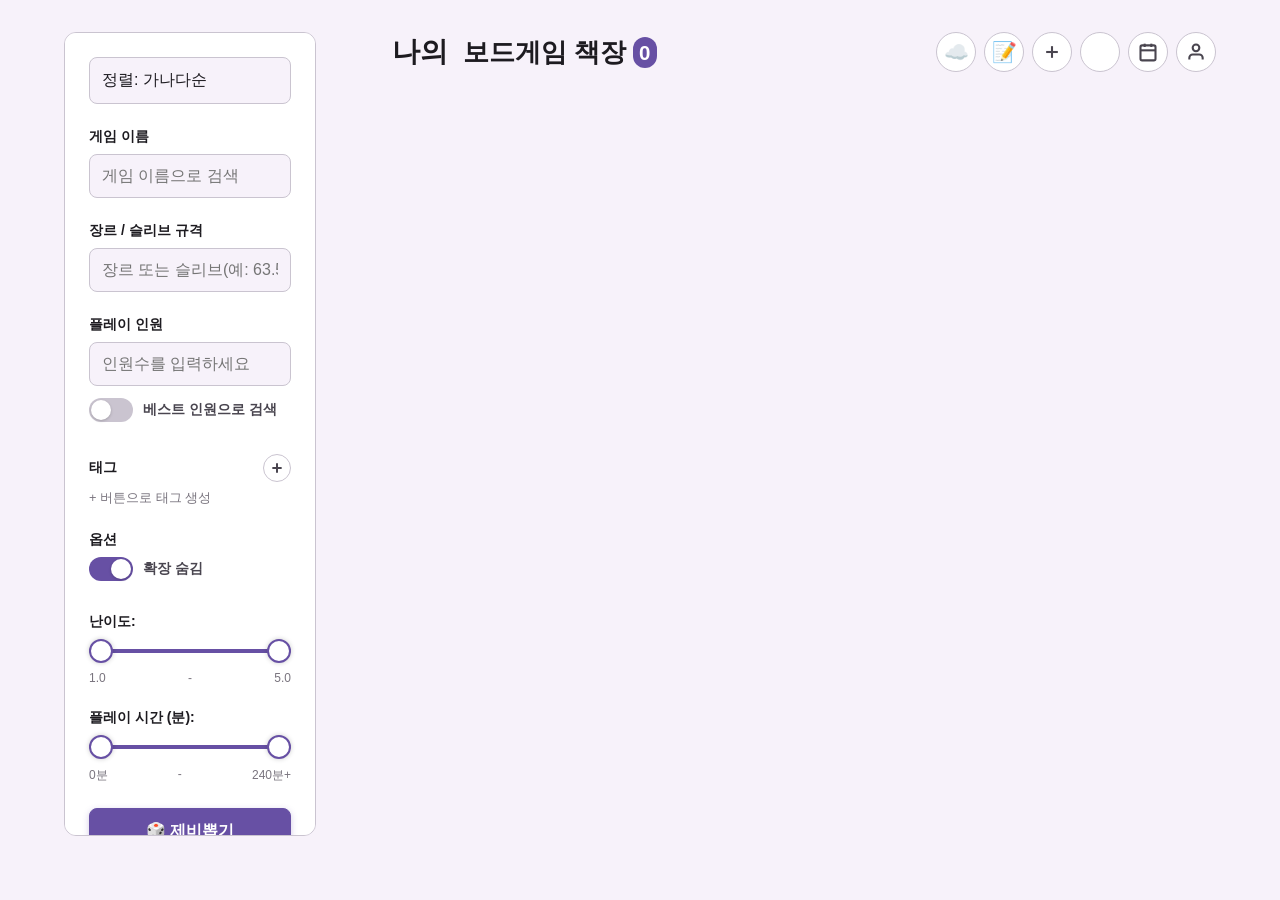
<file: index.html>
<!DOCTYPE html>
<html lang="ko">
<head>
    <meta charset="UTF-8">
    <meta name="viewport" content="width=device-width, initial-scale=1.0, viewport-fit=cover">
    <title>나의 보드게임 책장 - myboardgames</title>
    <link rel="stylesheet" href="style.css?v=19">
    <meta name="theme-color" content="#F7F2FA">
    <style>
        .bulk-editor-table { width: 100%; border-collapse: collapse; font-size: 0.83rem; min-width: 720px; }
        .bulk-editor-table th, .bulk-editor-table td { padding: 0.45rem 0.5rem; border-bottom: 1px solid var(--border-color); text-align: left; vertical-align: middle; }
        .bulk-editor-table th { background: var(--bg-secondary); color: var(--text-secondary); font-size: 0.75rem; position: sticky; top: 0; z-index: 2; }
        .bulk-input { width: 100%; padding: 0.35rem 0.45rem; border: 1px solid var(--border-color); border-radius: 6px; background: var(--bg-main); color: var(--text-primary); font-size: 0.82rem; box-sizing: border-box; }
        .sleeve-preset-chips { display: flex; flex-wrap: wrap; gap: 0.35rem; margin-top: 0.4rem; }
        .sleeve-chip { padding: 0.2rem 0.55rem; font-size: 0.72rem; border-radius: 999px; border: 1px solid var(--border-color); background: var(--bg-secondary); color: var(--text-secondary); cursor: pointer; font-weight: 600; user-select: none; }
        .sleeve-chip:hover { border-color: var(--md-primary); color: var(--md-primary); }
        .sleeve-row-item { display: flex; gap: 0.4rem; align-items: center; margin-bottom: 0.4rem; }
        .stock-badge-inline { font-size: 0.72rem; padding: 0.2rem 0.45rem; border-radius: 6px; background: var(--bg-secondary); color: var(--text-secondary); white-space: nowrap; font-weight: 600; }
        .stock-badge-inline.ok { background: #dcfce7; color: #166534; }
        .stock-badge-inline.short { background: #fee2e2; color: #991b1b; }
        .deduct-action-btn { width: 100%; margin: 0.5rem 0; padding: 0.55rem 0.75rem; border-radius: 8px; font-size: 0.82rem; font-weight: 700; cursor: pointer; border: 1px solid var(--md-primary); background: var(--md-primary); color: #fff; transition: opacity 0.15s; }
        .deduct-action-btn.deducted { background: #dcfce7; color: #166534; border-color: #22c55e; }
        .bgg-status-pill { display: inline-flex; align-items: center; gap: 0.25rem; font-size: 0.72rem; padding: 0.15rem 0.5rem; border-radius: 999px; background: var(--bg-secondary); color: var(--md-primary); font-weight: 700; }

        /* 일괄 재수집 프로그레스 바 스타일 */
        .bgg-progress-box { background: var(--bg-secondary); border: 1px solid var(--border-color); border-radius: 8px; padding: 0.65rem 0.85rem; margin-bottom: 0.75rem; display: none; }
        .bgg-progress-top { display: flex; justify-content: space-between; align-items: center; font-size: 0.8rem; font-weight: 700; margin-bottom: 0.4rem; }
        .bgg-progress-track { width: 100%; height: 10px; background: var(--border-color); border-radius: 999px; overflow: hidden; }
        .bgg-progress-fill { height: 100%; width: 0%; background: var(--md-primary); transition: width 0.2s ease; }
        .row-refetch-btn { padding: 0.28rem 0.5rem; border-radius: 6px; border: 1px solid var(--border-color); background: var(--bg-secondary); cursor: pointer; font-size: 0.75rem; font-weight: 700; color: var(--text-primary); white-space: nowrap; }
        .row-refetch-btn:hover { border-color: var(--md-primary); color: var(--md-primary); }
    </style>
</head>
<body>
    <div class="main-layout" id="app-container">
        <aside id="filter-sidebar" class="filter-sidebar">
            <div class="filter-header">
                <h3>상세 검색</h3>
                <button id="close-filter-btn" class="close-btn" type="button">&times;</button>
            </div>
            <div class="controls">
                <div class="filter-group">
                    <button id="sort-btn" class="filter-sort-btn" type="button">정렬: 가나다순</button>
                </div>
                <div class="search-box">
                    <label for="nameSearchInput">게임 이름</label>
                    <input type="text" id="nameSearchInput" class="filter-input" placeholder="게임 이름으로 검색">
                </div>
                <div class="search-box">
                    <label for="genreSearchInput">장르 / 슬리브 규격</label>
                    <input type="text" id="genreSearchInput" class="filter-input" placeholder="장르 또는 슬리브(예: 63.5x88)">
                </div>
                <div class="filter-group">
                    <label for="playerCountInput">플레이 인원</label>
                    <input type="number" id="playerCountInput" class="filter-input" placeholder="인원수를 입력하세요">
                    <div class="toggle-group">
                        <label class="toggle-switch" for="bestPlayerToggle">
                            <input type="checkbox" id="bestPlayerToggle">
                            <span class="toggle-slider"></span>
                        </label>
                        <label for="bestPlayerToggle" class="toggle-label">베스트 인원으로 검색</label>
                    </div>
                </div>
                <div class="filter-group">
                    <div class="section-header" style="margin-bottom: 0.5rem;">
                        <label style="margin-bottom: 0;">태그</label>
                        <button id="open-global-tag-manager-btn" class="detail-section-icon-btn" type="button" title="태그 생성/수정/삭제">
                            <svg xmlns="http://www.w3.org/2000/svg" width="16" height="16" viewBox="0 0 24 24" fill="none" stroke="currentColor" stroke-width="3"><line x1="12" y1="5" x2="12" y2="19"></line><line x1="5" y1="12" x2="19" y2="12"></line></svg>
                        </button>
                    </div>
                    <div id="tag-filter-container" class="tag-filter-container"></div>
                </div>
                <div class="filter-group">
                    <label>옵션</label>
                    <div class="toggle-group" style="margin-top: 0;">
                        <label class="toggle-switch" for="hideExpansionsToggle">
                            <input type="checkbox" id="hideExpansionsToggle" checked>
                            <span class="toggle-slider"></span>
                        </label>
                        <label for="hideExpansionsToggle" class="toggle-label">확장 숨김</label>
                    </div>
                </div>
                <div class="filter-group">
                    <label>난이도:</label>
                    <div class="slider-wrapper">
                        <div class="slider-track"></div>
                        <div class="slider-range" id="difficultyRange"></div>
                        <input type="range" id="difficultyMin" min="1" max="5" value="1" step="0.1">
                        <input type="range" id="difficultyMax" min="1" max="5" value="5" step="0.1">
                    </div>
                    <div class="slider-values">
                        <span id="difficultyMinValue">1.0</span> - <span id="difficultyMaxValue">5.0</span>
                    </div>
                </div>
                <div class="filter-group">
                    <label>플레이 시간 (분):</label>
                    <div class="slider-wrapper">
                        <div class="slider-track"></div>
                        <div class="slider-range" id="timeRange"></div>
                        <input type="range" id="timeMin" min="0" max="240" value="0" step="10">
                        <input type="range" id="timeMax" min="0" max="240" value="240" step="10">
                    </div>
                    <div class="slider-values">
                        <span id="timeMinValue">0분</span> - <span id="timeMaxValue">240분+</span>
                    </div>
                </div>
                <div class="filter-group" style="margin-top: 1.5rem;">
                    <button id="random-pick-btn" class="filter-sort-btn random-pick-btn" type="button">🎲 제비뽑기</button>
                </div>
            </div>
        </aside>

        <main class="main-content">
            <header id="page-header">
                <h1 id="header-title">
                    <span id="user-nickname-line1">나의</span>
                    <span id="header-subtitle">보드게임 책장 <span id="game-count-badge" class="game-count-badge">0</span></span>
                </h1>
                <div class="header-controls">
                    <button id="sync-gist-header-btn" class="action-icon-btn" type="button" title="Gist 클라우드에서 최신 데이터 불러오기(Pull)">☁️</button>
                    <button id="open-bulk-editor-btn" class="action-icon-btn" type="button" title="엑셀형 일괄 편집 & 슬리브 재수집 ([M-1])">📝</button>
                    <button id="add-game-button" class="action-icon-btn desktop-only-btn" type="button" title="게임 추가">
                        <svg xmlns="http://www.w3.org/2000/svg" width="20" height="20" viewBox="0 0 24 24" fill="none" stroke="currentColor" stroke-width="2.5"><line x1="12" y1="5" x2="12" y2="19"></line><line x1="5" y1="12" x2="19" y2="12"></line></svg>
                    </button>
                    <button id="view-toggle-btn" class="action-icon-btn desktop-only-btn" type="button" title="보기 전환">
                        <svg class="view-icon grid-icon" xmlns="http://www.w3.org/2000/svg" width="20" height="20" viewBox="0 0 24 24" fill="none" stroke="currentColor" stroke-width="2.5"><rect x="3" y="3" width="7" height="7"></rect><rect x="14" y="3" width="7" height="7"></rect><rect x="14" y="14" width="7" height="7"></rect><rect x="3" y="14" width="7" height="7"></rect></svg>
                        <svg class="view-icon list-icon hidden" xmlns="http://www.w3.org/2000/svg" width="20" height="20" viewBox="0 0 24 24" fill="none" stroke="currentColor" stroke-width="2.5"><line x1="8" y1="6" x2="21" y2="6"></line><line x1="8" y1="12" x2="21" y2="12"></line><line x1="8" y1="18" x2="21" y2="18"></line><line x1="3" y1="6" x2="3.01" y2="6"></line><line x1="3" y1="12" x2="3.01" y2="12"></line><line x1="3" y1="18" x2="3.01" y2="18"></line></svg>
                    </button>
                    <a href="./sessions.html" id="sessions-nav-btn" class="action-icon-btn desktop-only-btn" title="게임 기록">
                        <svg xmlns="http://www.w3.org/2000/svg" width="20" height="20" viewBox="0 0 24 24" fill="none" stroke="currentColor" stroke-width="2.5"><rect x="3" y="4" width="18" height="18" rx="2" ry="2"></rect><line x1="16" y1="2" x2="16" y2="6"></line><line x1="8" y1="2" x2="8" y2="6"></line><line x1="3" y1="10" x2="21" y2="10"></line></svg>
                    </a>
                    <a href="./mypage.html" id="mypage-btn" class="action-icon-btn desktop-only-btn" title="마이페이지 (슬리브 재고/통계)">
                        <svg xmlns="http://www.w3.org/2000/svg" width="20" height="20" viewBox="0 0 24 24" fill="none" stroke="currentColor" stroke-width="2.5"><path d="M20 21v-2a4 4 0 0 0-4-4H8a4 4 0 0 0-4 4v2"></path><circle cx="12" cy="7" r="4"></circle></svg>
                    </a>
                    <button id="open-filter-btn" class="action-icon-btn" type="button" aria-label="필터 열기">
                        <svg xmlns="http://www.w3.org/2000/svg" width="20" height="20" viewBox="0 0 24 24" fill="none" stroke="currentColor" stroke-width="2"><line x1="3" y1="12" x2="21" y2="12"></line><line x1="3" y1="6" x2="21" y2="6"></line><line x1="3" y1="18" x2="21" y2="18"></line></svg>
                    </button>
                </div>
            </header>

            <div class="mobile-app-bar-ext" id="mobile-app-bar-ext">
                <div class="mobile-search-box">
                    <svg xmlns="http://www.w3.org/2000/svg" width="18" height="18" viewBox="0 0 24 24" fill="none" stroke="currentColor" stroke-width="2"><circle cx="11" cy="11" r="8"></circle><line x1="21" y1="21" x2="16.65" y2="16.65"></line></svg>
                    <input type="text" id="mobileSearchInput" placeholder="게임 이름 검색" autocomplete="off" />
                </div>
                <div class="player-chips-row" id="playerChipsRow" role="tablist">
                    <button type="button" class="player-chip active" data-players="0">전체</button>
                    <button type="button" class="player-chip" data-players="1">1명</button>
                    <button type="button" class="player-chip" data-players="2">2명</button>
                    <button type="button" class="player-chip" data-players="3">3명</button>
                    <button type="button" class="player-chip" data-players="4">4명</button>
                    <button type="button" class="player-chip" data-players="5">5명</button>
                    <button type="button" class="player-chip" data-players="6">6+</button>
                </div>
            </div>

            <section id="games-page" class="page active">
                <div id="gameListContainer" class="game-grid"></div>
            </section>
        </main>
    </div>

    <button type="button" id="fab-add-game" class="mobile-fab" aria-label="게임 추가">
        <svg xmlns="http://www.w3.org/2000/svg" width="24" height="24" viewBox="0 0 24 24" fill="none" stroke="currentColor" stroke-width="2.5"><line x1="12" y1="5" x2="12" y2="19"></line><line x1="5" y1="12" x2="19" y2="12"></line></svg>
    </button>

    <div id="filter-overlay" class="filter-overlay hidden"></div>
    <div class="modal hidden" id="detailModal"></div>

    <!-- 게임 추가 모달 -->
    <div class="modal hidden" id="search-panel">
        <div class="search-panel-content">
            <button class="modal-close-btn" type="button">&times;</button>
            <div style="display:flex; justify-content:space-between; align-items:center; margin-bottom:0.5rem;">
                <h2 style="margin:0;">게임 추가 <span class="bgg-status-pill">🛡️ BGG 슬리브 실시간 자동수집</span></h2>
                <button type="button" id="set-rt-token-btn" class="detail-title-action-btn" style="font-size:0.78rem;">🔑 실시간 DB 키 설정</button>
            </div>
            <div id="rt-db-status" style="font-size:0.78rem; color:var(--text-secondary); margin-bottom:0.5rem;"></div>
            <div class="search-box" style="margin-top:0.25rem; margin-bottom: 1rem;">
                <input type="text" id="bl-db-search-input" class="filter-input" placeholder="게임 이름, 초성(ㅂㅇㄷㅍ, ㅈㄹㅅ) 검색...">
            </div>
            <div id="bl-db-search-results" class="search-results-list" style="margin-bottom: 1rem;"></div>
            <div class="add-method-section">
                <div class="add-method-section-label">기타 추가 방식</div>
                <div class="add-method-cards">
                    <button id="open-manual-add-btn" class="add-method-card" type="button">
                        <span class="add-method-icon">✏️</span><span class="add-method-title">직접 입력</span><span class="add-method-desc">정보 직접 작성</span>
                    </button>
                    <button id="open-boardlife-add-btn" class="add-method-card" type="button">
                        <span class="add-method-icon">🔗</span><span class="add-method-title">URL 추가</span><span class="add-method-desc">보드라이프 URL</span>
                    </button>
                    <label class="add-method-card add-method-card-accent" style="cursor:pointer;">
                        <span class="add-method-icon">📂</span><span class="add-method-title">JSON 복원</span><span class="add-method-desc">백업/키 불러오기</span>
                        <input type="file" id="quick-json-import" accept=".json" style="display:none;">
                    </label>
                </div>
            </div>
        </div>
    </div>

    <!-- 직접 추가 모달 -->
    <div class="modal hidden" id="manual-add-panel">
        <div class="search-panel-content">
            <button class="modal-close-btn" type="button">&times;</button>
            <h2>게임 직접 추가</h2>
            <form id="manual-add-form">
                <div class="manual-add-grid">
                    <div class="form-group form-group-full">
                        <label for="manual-name">게임 이름 (필수 · 추가 시 BGG 슬리브 자동 조회)</label>
                        <div style="display:flex; gap:0.5rem;">
                            <input type="text" id="manual-name" class="filter-input" required placeholder="예: 정령섬, Spirit Island">
                            <button type="button" id="manual-match-btn" class="detail-section-btn" style="white-space:nowrap;">🔍 DB &amp; BGG 슬리브 즉시 조회</button>
                        </div>
                    </div>
                    <div class="form-group form-group-full">
                        <label for="manual-image-url">대표 이미지 URL 또는 보드라이프 번호</label>
                        <input type="text" id="manual-image-url" class="filter-input" placeholder="예: 14527 또는 https://...">
                    </div>
                    <div class="form-group"><label>최소 인원</label><input type="number" id="manual-minplayers" class="filter-input" placeholder="1"></div>
                    <div class="form-group"><label>최대 인원</label><input type="number" id="manual-maxplayers" class="filter-input" placeholder="4"></div>
                    <div class="form-group"><label>최소 시간(분)</label><input type="number" id="manual-minplaytime" class="filter-input" placeholder="30"></div>
                    <div class="form-group"><label>최대 시간(분)</label><input type="number" id="manual-maxplaytime" class="filter-input" placeholder="60"></div>
                    <div class="form-group form-group-full"><label>난이도 (1-5)</label><input type="number" id="manual-complexity" class="filter-input" step="0.01" min="1" max="5" placeholder="2.5"></div>
                    <div class="form-group"><label>구매일자</label><input type="date" id="manual-purchase-date" class="filter-input"></div>
                    <div class="form-group"><label>구매가격 (원)</label><input type="number" id="manual-purchase-price" class="filter-input" placeholder="50000"></div>
                    <div class="form-group form-group-full">
                        <label>복수 슬리브 규격 &amp; 매수 (비워두면 추가 시 BGG에서 자동 수집)</label>
                        <input type="text" id="manual-sleeves-text" class="filter-input" placeholder="비워두면 BGG에서 자동으로 읽어옵니다 (직접 입력 시 예: 63.5x88:138, 45x68:38)">
                    </div>
                </div>
                <button type="submit" class="filter-sort-btn primary-action-btn" style="text-align: center; width: 100%; margin-top: 0.75rem;">책장에 추가</button>
            </form>
        </div>
    </div>

    <!-- [M-1] 엑셀형 일괄 편집 & 슬리브 초기화/BGG 재수집 모달 -->
    <div class="modal hidden" id="bulk-editor-modal">
        <div class="search-panel-content" style="width: 66rem; max-width: 96vw;">
            <button class="modal-close-btn" type="button">&times;</button>
            <div style="display:flex; justify-content:space-between; align-items:center; flex-wrap:wrap; gap:0.5rem; margin-bottom:0.6rem;">
                <h2 style="margin:0;">📝 엑셀형 일괄 편집 &amp; BGG 슬리브 일괄 재수집 ([M-1])</h2>
                <div style="display:flex; flex-wrap:wrap; gap:0.4rem;">
                    <button type="button" id="bulk-clear-all-sleeves-btn" class="detail-section-btn" style="font-size:0.78rem; color:var(--error-color, #dc2626); border-color:var(--error-color, #dc2626);">🗑️ 슬리브 전체 초기화</button>
                    <button type="button" id="bulk-auto-sleeve-btn" class="detail-section-btn" style="font-size:0.78rem;">✨ 빈칸만 BGG 수집</button>
                    <button type="button" id="bulk-reset-and-refetch-all-btn" class="detail-section-btn" style="font-size:0.78rem; background:var(--md-primary); color:#fff; border-color:var(--md-primary);">🔄 전체 초기화 후 BGG 일괄 재수집</button>
                </div>
            </div>

            <!-- 실시간 BGG 일괄 수집 진행 상태 바 -->
            <div id="bgg-bulk-progress-box" class="bgg-progress-box">
                <div class="bgg-progress-top">
                    <span id="bgg-bulk-progress-text">BGG 슬리브 데이터 수집 준비 중...</span>
                    <button type="button" id="bgg-bulk-stop-btn" class="row-refetch-btn" style="color:var(--error-color, #dc2626);">⏹️ 중지</button>
                </div>
                <div class="bgg-progress-track">
                    <div id="bgg-bulk-progress-fill" class="bgg-progress-fill"></div>
                </div>
            </div>

            <p style="font-size:0.8rem; color:var(--text-secondary); margin-bottom:0.6rem;">
                💡 <strong>[🔄 전체 초기화 후 BGG 일괄 재수집]</strong>을 누르면 기존에 잘못 들어간 수량을 모두 지우고 BGG에서 처음부터 다시 읽어옵니다. 우측 <strong>[🔄]</strong> 버튼으로 개별 게임만 재수집할 수도 있습니다.
            </p>
            <div style="max-height: 58vh; overflow: auto; border: 1px solid var(--border-color); border-radius: 8px;">
                <table class="bulk-editor-table">
                    <thead>
                        <tr>
                            <th>게임 이름</th>
                            <th style="width:125px;">구매일자</th>
                            <th style="width:100px;">구매가격(원)</th>
                            <th style="width:270px;">복수 슬리브 (규격:매수, 규격:매수)</th>
                            <th style="width:80px; text-align:center;">완료(차감)</th>
                        </tr>
                    </thead>
                    <tbody id="bulk-editor-tbody"></tbody>
                </table>
            </div>
            <div style="display:flex; justify-content:flex-end; gap:0.5rem; margin-top:1rem;">
                <button type="button" class="tag-apply-cancel-btn" onclick="document.getElementById('bulk-editor-modal').classList.add('hidden')">닫기</button>
                <button type="button" class="tag-apply-save-btn" id="bulk-save-btn">💾 전체 일괄 저장</button>
            </div>
        </div>
    </div>

    <!-- BoardLife URL Modal -->
    <div class="modal hidden" id="boardlife-add-panel">
        <div class="search-panel-content">
            <button class="modal-close-btn" type="button">&times;</button>
            <h2>BoardLife URL 또는 번호로 추가</h2>
            <form id="boardlife-add-form">
                <div class="search-box">
                    <input type="text" id="boardlife-url-input" class="filter-input" placeholder="https://boardlife.co.kr/game/14527 또는 번호(14527)" required>
                </div>
                <button type="submit" class="filter-sort-btn primary-action-btn" style="text-align: center; width: 100%; margin-top: 1rem;">정보 추출 및 BGG 슬리브 자동 추가</button>
            </form>
        </div>
    </div>

    <div class="message-container"></div>
    <div class="loading hidden" id="loading"><div class="spinner"></div></div>

    <nav class="mobile-bottom-nav" id="mobile-bottom-nav">
        <a href="./" class="nav-item active"><svg xmlns="http://www.w3.org/2000/svg" viewBox="0 0 24 24" fill="none" stroke="currentColor" stroke-width="2"><path d="M2 3h6a4 4 0 0 1 4 4v14a3 3 0 0 0-3-3H2z"></path><path d="M22 3h-6a4 4 0 0 0-4 4v14a3 3 0 0 1 3-3h7z"></path></svg><span>책장</span></a>
        <a href="./sessions.html" class="nav-item"><svg xmlns="http://www.w3.org/2000/svg" viewBox="0 0 24 24" fill="none" stroke="currentColor" stroke-width="2"><rect x="3" y="4" width="18" height="18" rx="2" ry="2"></rect><line x1="16" y1="2" x2="16" y2="6"></line><line x1="8" y1="2" x2="8" y2="6"></line><line x1="3" y1="10" x2="21" y2="10"></line></svg><span>게임 기록</span></a>
        <a href="./mypage.html" class="nav-item"><svg xmlns="http://www.w3.org/2000/svg" viewBox="0 0 24 24" fill="none" stroke="currentColor" stroke-width="2"><path d="M20 21v-2a4 4 0 0 0-4-4H8a4 4 0 0 0-4 4v2"></path><circle cx="12" cy="7" r="4"></circle></svg><span>마이페이지</span></a>
    </nav>

    <script>
        (function (global) {
            const HANGUL_BASE = 0xAC00, HANGUL_END = 0xD7A3, MAX_INDEXED_KEY_LENGTH = 12;
            const CHOSUNG_LIST = ['ㄱ','ㄲ','ㄴ','ㄷ','ㄸ','ㄹ','ㅁ','ㅂ','ㅃ','ㅅ','ㅆ','ㅇ','ㅈ','ㅉ','ㅊ','ㅋ','ㅌ','ㅍ','ㅎ'];
            const CHOSUNG_SET = new Set(CHOSUNG_LIST);
            const JUNGSUNG_LIST = ['ㅏ','ㅐ','ㅑ','ㅒ','ㅓ','ㅔ','ㅕ','ㅖ','ㅗ','ㅘ','ㅙ','ㅚ','ㅛ','ㅜ','ㅝ','ㅞ','ㅟ','ㅠ','ㅡ','ㅢ','ㅣ'];
            const JONGSUNG_LIST = ['','ㄱ','ㄲ','ㄳ','ㄴ','ㄵ','ㄶ','ㄷ','ㄹ','ㄺ','ㄻ','ㄼ','ㄽ','ㄾ','ㄿ','ㅀ','ㅁ','ㅂ','ㅄ','ㅅ','ㅆ','ㅇ','ㅈ','ㅊ','ㅋ','ㅌ','ㅍ','ㅎ'];
            const COMPOUND_JONG = {'ㄳ':'ㄱㅅ','ㄵ':'ㄴㅈ','ㄶ':'ㄴㅎ','ㄺ':'ㄹㄱ','ㄻ':'ㄹㅁ','ㄼ':'ㄹㅂ','ㄽ':'ㄹㅅ','ㄾ':'ㄹㅌ','ㄿ':'ㄹㅍ','ㅀ':'ㄹㅎ','ㅄ':'ㅂㅅ'};
            const COMPOUND_JUNG = {'ㅘ':'ㅗㅏ','ㅙ':'ㅗㅐ','ㅚ':'ㅗㅣ','ㅝ':'ㅜㅓ','ㅞ':'ㅜㅔ','ㅟ':'ㅜㅣ','ㅢ':'ㅡㅣ'};
            function decomposeHangul(str) {
                let out = '';
                for (const ch of (str || '')) {
                    const code = ch.charCodeAt(0);
                    if (code >= HANGUL_BASE && code <= HANGUL_END) {
                        const idx = code - HANGUL_BASE;
                        const cho = CHOSUNG_LIST[Math.floor(idx / 588)];
                        const jungRaw = JUNGSUNG_LIST[Math.floor((idx % 588) / 28)];
                        const jongRaw = JONGSUNG_LIST[idx % 28];
                        out += cho + (COMPOUND_JUNG[jungRaw] || jungRaw) + (jongRaw ? (COMPOUND_JONG[jongRaw] || jongRaw) : '');
                    } else out += COMPOUND_JONG[ch] || COMPOUND_JUNG[ch] || ch;
                }
                return out;
            }
            function normalizeQuery(input) { return (input == null ? '' : String(input)).replace(/\s+/g, '').toLowerCase(); }
            function isAllChosung(s) { if (!s) return false; for (const ch of s) { if (!CHOSUNG_SET.has(ch)) return false; } return true; }
            function buildSearchKey(input) {
                const q = normalizeQuery(input);
                if (!q) return { key: null, reason: 'empty' };
                const jamo = decomposeHangul(q);
                if (jamo.length < 2) return { key: null, reason: 'too_short' };
                return { key: jamo.slice(0, MAX_INDEXED_KEY_LENGTH), reason: 'ok' };
            }
            function buildExactNameKey(input) { const q = normalizeQuery(input); return q ? '=' + q : ''; }
            global.SearchKeywords = { buildSearchKey, buildExactNameKey, normalizeQuery, isAllChosung, decomposeHangul };
        })(window);

        const FB_API_KEY = "AIzaSyCr3bsfOssOHnD1ART57EqpK9eaiA93ick";
        const FB_PROJECT_ID = "mybgshelf";
        const STORAGE_BL_BASE = "https://storage.googleapis.com/mybgshelf.firebasestorage.app/boardlife_games";

        const GAMES_STORAGE_KEY = "MY_BG_SHELF_DATA_V1";
        const TAGS_STORAGE_KEY = "MY_BG_TAGS_V1";
        const SESSIONS_STORAGE_KEY = "MY_BG_SESSIONS_V1";
        const PLAYERS_STORAGE_KEY = "MY_BG_PLAYERS_V1";
        const SLEEVE_INV_KEY = "MY_BG_SLEEVE_INVENTORY_V1";
        const CUSTOM_SLEEVE_DB_KEY = "MY_BG_CUSTOM_SLEEVE_PRESETS_V1";
        const GIST_CONFIG_KEY = "MY_BG_GIST_CONFIG_V1";
        const NICKNAME_KEY = "MY_BG_NICKNAME_V1";
        const FB_REFRESH_TOKEN_KEY = "MY_BG_FB_REFRESH_TOKEN_V1";
        const GIST_FILENAME = "myboardgames_db.json";

        /* BGG 실시간 통신이 완전히 차단된 오프라인 상황에만 작동하는 검증된 1:1 정확 일치 폴백 */
        const SLEEVE_FALLBACK_EXACT = {
            '킵더히어로즈아웃': [{ size: '63.5x88', count: 193 }, { size: '57.5x89', count: 20 }],
            'keeptheheroesout': [{ size: '63.5x88', count: 193 }, { size: '57.5x89', count: 20 }],
            '정령섬': [{ size: '63.5x88', count: 138 }, { size: '45x68', count: 38 }],
            'spiritisland': [{ size: '63.5x88', count: 138 }, { size: '45x68', count: 38 }],
            '아르낙의잊혀진유적': [{ size: '63.5x88', count: 110 }],
            'lostruinsofarnak': [{ size: '63.5x88', count: 110 }],
            '세티': [{ size: '63.5x88', count: 210 }],
            'seti': [{ size: '63.5x88', count: 210 }],
            '언스토퍼블': [{ size: '63.5x88', count: 150 }],
            'unstoppable': [{ size: '63.5x88', count: 150 }],
            '버건디의성스페셜에디션': [{ size: '44x67', count: 82 }, { size: '59x92', count: 67 }],
            '버건디의성': [{ size: '44x67', count: 82 }, { size: '59x92', count: 67 }],
            '에버델뉴리프': [{ size: '63.5x88', count: 109 }],
            '에버델': [{ size: '63.5x88', count: 128 }, { size: '44x63', count: 39 }],
            '엔데버심해': [{ size: '63.5x88', count: 80 }, { size: '45x68', count: 60 }],
            'endeavordeepsea': [{ size: '63.5x88', count: 80 }, { size: '45x68', count: 60 }],
            '보이드폴': [{ size: '63.5x88', count: 195 }, { size: '44x67', count: 209 }],
            'voidfall': [{ size: '63.5x88', count: 195 }, { size: '44x67', count: 209 }],
            '버튼즈앤버그즈': [{ size: '63.5x88', count: 52 }, { size: '44x68', count: 80 }],
            '글룸헤이븐버튼즈앤버그즈': [{ size: '63.5x88', count: 52 }, { size: '44x68', count: 80 }],
            '글룸헤이븐사자의턱': [{ size: '63.5x88', count: 251 }, { size: '44x68', count: 325 }],
            '글룸헤이븐': [{ size: '63.5x88', count: 669 }, { size: '44x68', count: 1031 }],
            '플립타운': [{ size: '63.5x88', count: 78 }]
        };

        let _cachedIdToken = null, _cachedIdTokenExp = 0;
        let allUserGames = [], allUserTags = [], currentSort = 'name-asc', currentViewMode = 'grid';
            window.getLiveGame = (id) => allUserGames.find(g => String(g.id) === String(id)) || null;
        let debounceTimer, autoSaveDebounceTimer = null, boardLifeSearchDebounceTimer = null;
        let _stopBulkBggFetch = false;

        const $ = (s) => document.querySelector(s);
        const $$ = (s) => document.querySelectorAll(s);

        /* =========================================================================
           🌐 BGG 실시간 슬리브 자동 수집 엔진 (에디션 중복 합산 방지 정밀 파서)
           ========================================================================= */

        function normalizeCardDimensionToStandard(wRaw, hRaw) {
            const w = parseFloat(wRaw), h = parseFloat(hRaw);
            if (isNaN(w) || isNaN(h) || w <= 0 || h <= 0) return '';
            if (w >= 62.5 && w <= 64.5 && h >= 87.5 && h <= 89.5) return '63.5x88';
            if (w >= 55.5 && w <= 56.8 && h >= 86.5 && h <= 88.0) return '56x87';
            if (w >= 57.0 && w <= 58.2 && h >= 88.0 && h <= 89.8) return '57.5x89';
            if (w >= 58.5 && w <= 60.0 && h >= 90.5 && h <= 92.8) return '59x92';
            if (w >= 43.0 && w <= 44.5 && h >= 66.5 && h <= 67.5) return '44x67';
            if (w >= 44.6 && w <= 45.8 && h >= 67.5 && h <= 69.0) return '45x68';
            if (w >= 43.5 && w <= 44.5 && h >= 67.6 && h <= 69.0) return '44x68';
            if (w >= 64.5 && w <= 66.0 && h >= 99.0 && h <= 101.0) return '65x100';
            if (w >= 69.0 && w <= 71.0 && h >= 119.0 && h >= 121.0) return '70x120';
            if (w >= 79.0 && w <= 81.0 && h >= 119.0 && h >= 121.0) return '80x120';
            const cleanW = Number.isInteger(w) ? String(w) : w.toFixed(1).replace(/\.0$/, '');
            const cleanH = Number.isInteger(h) ? String(h) : h.toFixed(1).replace(/\.0$/, '');
            return `${cleanW}x${cleanH}`;
        }

        async function fetchViaCorsProxy(targetUrl, timeoutMs = 8000) {
            const proxies = [
                (u) => `https://api.allorigins.win/raw?url=${encodeURIComponent(u)}`,
                (u) => `https://api.codetabs.com/v1/proxy?quest=${encodeURIComponent(u)}`,
                (u) => `https://corsproxy.io/?${encodeURIComponent(u)}`
            ];
            for (const buildUrl of proxies) {
                try {
                    const ctrl = new AbortController();
                    const timer = setTimeout(() => ctrl.abort(), timeoutMs);
                    const resp = await fetch(buildUrl(targetUrl), { signal: ctrl.signal });
                    clearTimeout(timer);
                    if (resp.ok) {
                        const text = await resp.text();
                        if (text && text.length > 50) return text;
                    }
                } catch (e) {}
            }
            return null;
        }

        // 1단계: 보드라이프 DB 문서 또는 보드라이프 웹페이지에서 영문 원제 & BGG ID 추출
        async function resolveBoardlifeMeta(game) {
            let bggId = game.bggId || game.customFields?.bggId || null;
            if (bggId) {
                const m = String(bggId).match(/(\d+)/);
                bggId = m ? m[1] : null;
            }
            let engTitle = game.originalName || game.engName || game.nameEn || game.englishName || '';
            const korTitle = game.customFields?.['게임 이름'] || game.name || '';
            const blNum = getBlNumId(game);

            // 보드라이프 Firestore 마스터 문서에 originalName / bggId가 있는지 먼저 확인
            if ((!bggId || !engTitle) && blNum) {
                try {
                    const idToken = await getValidFirebaseIdToken();
                    const headers = idToken ? { 'Authorization': `Bearer ${idToken}` } : {};
                    const r = await fetch(`https://firestore.googleapis.com/v1/projects/${FB_PROJECT_ID}/databases/(default)/documents/boardlifeGames/bl_${blNum}`, { headers });
                    if (r.ok) {
                        const doc = parseRestDoc(await r.json());
                        if (doc) {
                            if (!bggId && doc.bggId) bggId = String(doc.bggId).match(/(\d+)/)?.[1] || null;
                            if (!engTitle) engTitle = doc.originalName || doc.engName || doc.englishName || '';
                        }
                    }
                } catch (e) {}
            }

            // 여전히 없으면 보드라이프 게임 웹페이지에서 추출
            if ((!bggId || !engTitle) && blNum) {
                try {
                    const html = await fetchViaCorsProxy(`https://boardlife.co.kr/game/${blNum}`, 6500);
                    if (html) {
                        const bggMatch = html.match(/boardgamegeek\.com\/boardgame(?:expansion)?\/(\d+)/i);
                        if (bggMatch && !bggId) bggId = bggMatch[1];
                        const ogMatch = html.match(/<meta\s+property=["']og:title["']\s+content=["']([^"']+)["']/i);
                        if (ogMatch && !engTitle) {
                            const paren = ogMatch[1].match(/\(([^)]+[a-zA-Z][^)]*)\)/);
                            if (paren) engTitle = paren[1].trim();
                        }
                    }
                } catch (e) {}
            }
            return { bggId, engTitle, korTitle };
        }

        // 2단계: 게임 제목으로 BGG Object ID(bggId) 검색
        async function searchBggIdByTitle(queryTitle) {
            if (!queryTitle) return null;
            const q = String(queryTitle).trim();
            if (!q) return null;

            try {
                const apiUrl = `https://boardgamegeek.com/search/boardgame?q=${encodeURIComponent(q)}&nosession=1&showcount=10`;
                const raw = await fetchViaCorsProxy(apiUrl, 6500);
                if (raw) {
                    const parsed = JSON.parse(raw);
                    const items = parsed.items || [];
                    if (items.length > 0 && items[0].objectid) return String(items[0].objectid);
                }
            } catch (e) {}

            try {
                const xmlUrl = `https://boardgamegeek.com/xmlapi2/search?query=${encodeURIComponent(q)}&type=boardgame`;
                const xmlText = await fetchViaCorsProxy(xmlUrl, 6500);
                if (xmlText) {
                    const m = xmlText.match(/<item[^>]*id=["'](\d+)["']/i);
                    if (m) return m[1];
                }
            } catch (e) {}
            return null;
        }

        // 3단계: BGG 공식 /sleeves 페이지에서 복수 카드 규격/장수 추출 (에디션 중복 합산 방지)
        async function fetchSleevesFromBggPage(bggId) {
            if (!bggId) return [];
            const targetUrl = `https://boardgamegeek.com/boardgame/${bggId}/sleeves`;
            const html = await fetchViaCorsProxy(targetUrl, 8500);
            if (!html) return [];

            const sizeMap = {};
            const addSizeCount = (w, h, qty) => {
                const sz = normalizeCardDimensionToStandard(w, h);
                const c = parseInt(qty, 10) || 0;
                if (sz && c > 0) sizeMap[sz] = (sizeMap[sz] || 0) + c;
            };

            try {
                const preloadMatch = html.match(/GEEK\.geekitemPreload\s*=\s*(\{[\s\S]*?\});\s*(?:GEEK\.|<\/script>)/i);
                if (preloadMatch) {
                    const preloadObj = JSON.parse(preloadMatch[1]);
                    const item = preloadObj?.item || {};
                    const cardsets = item.cardsets || item.cardSets || preloadObj?.cardsets || [];
                    if (Array.isArray(cardsets) && cardsets.length > 0) {
                        // cardsets가 각 규격별 행 배열인지, 에디션 그룹인지 판별
                        const firstCs = cardsets[0];
                        if (firstCs && Array.isArray(firstCs.items || firstCs.cards) && (firstCs.items || firstCs.cards).length > 0) {
                            // 에디션별 그룹 구조인 경우 첫 번째 기본(Primary) 에디션만 집계하여 2~3배 중복 합산 방지
                            (firstCs.items || firstCs.cards).forEach(sub => {
                                addSizeCount(sub.width || sub.w, sub.height || sub.h, sub.quantity || sub.count || sub.qty);
                            });
                        } else {
                            // 각 원소가 개별 카드 규격인 경우 동일한 cardset description/version 그룹만 집계
                            const primaryGroupKey = firstCs.versionid || firstCs.setname || null;
                            cardsets.forEach(cs => {
                                if (!cs) return;
                                const groupKey = cs.versionid || cs.setname || null;
                                if (primaryGroupKey && groupKey && groupKey !== primaryGroupKey) return;
                                const w = cs.width || cs.cardwidth || cs.w;
                                const h = cs.height || cs.cardheight || cs.h;
                                const q = cs.quantity || cs.count || cs.cardcount || cs.qty;
                                if (w && h && q) addSizeCount(w, h, q);
                            });
                        }
                    }
                }
            } catch (e) {}

            // 정규식 폴백
            if (Object.keys(sizeMap).length === 0) {
                const reg1 = /"width"\s*:\s*"?([0-9.]+)"?\s*,\s*"height"\s*:\s*"?([0-9.]+)"?[^}]*?"(?:quantity|count)"\s*:\s*"?(\d+)"?/gi;
                let m;
                while ((m = reg1.exec(html)) !== null) {
                    addSizeCount(m[1], m[2], m[3]);
                }
            }

            return Object.entries(sizeMap).map(([size, count]) => ({ size, count }));
        }

        // 4단계: BGC Moscow (BGG Geeklist #164572 마스터 슬리브 DB) 조회 (첫 번째 매칭 게임 블록만 파싱)
        async function fetchSleevesFromBgcMoscow(queryTitle, bggId) {
            const q = bggId || queryTitle;
            if (!q) return [];
            const html = await fetchViaCorsProxy(`https://bgc.moscow/bgg/?q=${encodeURIComponent(q)}`, 7500);
            if (!html) return [];

            // 여러 검색 결과가 나올 때 첫 번째 게임 블록만 잘라서 확장판까지 합산되는 현상 방지
            const blocks = html.split(/<hr|<div\s+class=["']game/i);
            const targetBlock = blocks.length > 1 ? blocks[1] : html;

            const sizeMap = {};
            const pattern = /([0-9]{2}(?:\.[0-9])?)\s*[xX×]\s*([0-9]{2,3}(?:\.[0-9])?)\s*(?:mm)?[^0-9\n<]{1,25}?(\d{1,4})\s*(?:cards|pcs|장|매|\b)/gi;
            let m;
            while ((m = pattern.exec(targetBlock)) !== null) {
                const sz = normalizeCardDimensionToStandard(m[1], m[2]);
                const cnt = parseInt(m[3], 10) || 0;
                if (sz && cnt > 0 && cnt < 3000 && cnt !== 50 && cnt !== 100) {
                    sizeMap[sz] = (sizeMap[sz] || 0) + cnt;
                }
            }
            return Object.entries(sizeMap).map(([size, count]) => ({ size, count }));
        }

        // 단일 게임 BGG 슬리브 강제 재수집 (forceRefresh=true 시 기존 로컬 캐시 무시하고 BGG에서 직접 조회)
        async function autoFetchBggSleevesForGame(game, silent = false, forceRefresh = false) {
            if (!game) return { bggId: null, sleeves: [] };
            if (!silent) showMessage(`🔍 '${game.name}'의 BGG 슬리브 규격을 자동으로 읽어오는 중...`, 'success');

            const meta = await resolveBoardlifeMeta(game);
            let bggId = meta.bggId;
            if (!bggId && meta.engTitle) bggId = await searchBggIdByTitle(meta.engTitle);
            if (!bggId && meta.korTitle) {
                const cleanedKor = meta.korTitle.replace(/\s*\([^)]*\)\s*/g, '').trim();
                bggId = await searchBggIdByTitle(cleanedKor);
            }

            let sleeves = [];
            if (bggId) {
                sleeves = await fetchSleevesFromBggPage(bggId);
            }
            if (!sleeves.length && (bggId || meta.engTitle || meta.korTitle)) {
                sleeves = await fetchSleevesFromBgcMoscow(meta.engTitle || meta.korTitle, bggId);
            }
            if (!sleeves.length && !forceRefresh) {
                sleeves = autoDetectSleevesForGame(game);
            }
            if (!sleeves.length && forceRefresh) {
                // 강제 재수집 시에도 네트워크 조회가 실패한 경우에 한해 1:1 정확 일치 폴백 확인
                const norm = String(game.name || '').replace(/[\s:!\-·()[\]]+/g, '').toLowerCase();
                if (SLEEVE_FALLBACK_EXACT[norm]) sleeves = JSON.parse(JSON.stringify(SLEEVE_FALLBACK_EXACT[norm]));
            }

            const target = allUserGames.find(g => g.id === game.id) || game;
            if (bggId) target.bggId = String(bggId);
            if (meta.engTitle && !target.originalName) target.originalName = meta.engTitle;

            target.sleeves = sleeves;
            target.sleeveSize = formatSleevesToText(sleeves);
            target.sleeveCount = sleeves.reduce((sum, s) => sum + (parseInt(s.count, 10) || 0), 0);
            if (!target.customFields) target.customFields = {};
            target.customFields['슬리브규격'] = target.sleeveSize;
            target.customFields['슬리브매수'] = String(target.sleeveCount);

            if (sleeves.length > 0) {
                rememberCustomSleevePreset(target.name, sleeves);
            }
            persistData();
            renderFilteredGames();

            const openModal = $('#detailModal .detail-content');
            if (openModal && openModal.dataset.docId === target.id) {
                renderModalContent(target);
            }
            if (!silent) {
                if (sleeves.length > 0) {
                    showMessage(`🛡️ [${target.name}] BGG 슬리브 입력 완료: ${formatSleevesDisplay(sleeves)}`, 'success');
                } else {
                    showMessage(`ℹ️ [${target.name}] BGG에 등록된 슬리브 정보가 없거나 카드가 없는 게임입니다.`, 'success');
                }
            }

            return { bggId, sleeves };
        }

        /* 🛡️ 보유 슬리브 재고 조회 및 자동 차감·환원 엔진 */
        function loadSleeveInventory() {
            try {
                const raw = JSON.parse(localStorage.getItem(SLEEVE_INV_KEY) || 'null');
                if (Array.isArray(raw)) {
                    return raw.map(item => {
                        const spp = parseInt(item.sheetsPerPack, 10) || 100;
                        const rem = item.remainingSheets !== undefined ? parseInt(item.remainingSheets, 10) : Math.round(spp * (parseFloat(item.qty) || 0));
                        return { ...item, sheetsPerPack: spp, remainingSheets: rem, qty: +(rem / spp).toFixed(2) };
                    });
                }
            } catch (e) {}
            return [
                { id: 'slv_1', size: '63.5x88', maker: '팝콘게임즈', sheetsPerPack: 100, qty: 0, remainingSheets: 0, price: 0, note: '블랙라벨 하드' },
                { id: 'slv_2', size: '56x87', maker: '팝콘게임즈', sheetsPerPack: 100, qty: 0, remainingSheets: 0, price: 0, note: '블랙라벨 하드' },
                { id: 'slv_3', size: '59x92', maker: '팝콘게임즈', sheetsPerPack: 100, qty: 0, remainingSheets: 0, price: 0, note: '블랙라벨 하드' }
            ];
        }

        function saveSleeveInventory(invList) {
            localStorage.setItem(SLEEVE_INV_KEY, JSON.stringify(invList));
        }

        function getStockBySizeMap() {
            const inv = loadSleeveInventory();
            const map = {};
            inv.forEach(item => {
                const sz = String(item.size || '').trim().toLowerCase();
                if (!sz) return;
                map[sz] = (map[sz] || 0) + (parseInt(item.remainingSheets, 10) || 0);
            });
            return map;
        }

        function applySleeveInventoryDelta(game, isDeduct, showToast = true) {
            if (!game) return false;
            const sleeves = Array.isArray(game.sleeves) ? game.sleeves.filter(s => s && s.size && (parseInt(s.count, 10) || 0) > 0) : [];

            if (isDeduct) {
                if (game.sleeveDeducted) return false;
                if (!sleeves.length) {
                    if (showToast) showMessage('차감할 슬리브 규격/매수가 입력되어 있지 않습니다.', 'error');
                    return false;
                }
                const inv = loadSleeveInventory();
                const deductedLog = [];
                const summaryParts = [];

                sleeves.forEach(req => {
                    const normSize = String(req.size).trim().toLowerCase();
                    let need = parseInt(req.count, 10) || 0;
                    if (need <= 0) return;

                    const matchingRows = inv.filter(r => String(r.size || '').trim().toLowerCase() === normSize);
                    if (matchingRows.length === 0) {
                        const newRow = {
                            id: `slv_${Date.now()}_${Math.random().toString(36).slice(2, 6)}`,
                            size: req.size.trim(),
                            maker: '팝콘게임즈',
                            sheetsPerPack: 100,
                            remainingSheets: -need,
                            qty: +(-need / 100).toFixed(2),
                            price: 0,
                            note: `${game.name} 자동 차감`
                        };
                        inv.push(newRow);
                        deductedLog.push({ invId: newRow.id, size: req.size.trim(), count: need });
                        summaryParts.push(`${req.size}(-${need}장 → 잔여 ${newRow.remainingSheets}장)`);
                    } else {
                        let remainingToDeduct = need;
                        for (let i = 0; i < matchingRows.length; i++) {
                            const row = matchingRows[i];
                            const avail = parseInt(row.remainingSheets, 10) || 0;
                            if (i < matchingRows.length - 1 && avail > 0) {
                                const take = Math.min(avail, remainingToDeduct);
                                if (take > 0) {
                                    row.remainingSheets = avail - take;
                                    row.qty = +(row.remainingSheets / (row.sheetsPerPack || 100)).toFixed(2);
                                    remainingToDeduct -= take;
                                    deductedLog.push({ invId: row.id, size: row.size, count: take });
                                }
                            } else if (i === matchingRows.length - 1 && remainingToDeduct > 0) {
                                row.remainingSheets = avail - remainingToDeduct;
                                row.qty = +(row.remainingSheets / (row.sheetsPerPack || 100)).toFixed(2);
                                deductedLog.push({ invId: row.id, size: row.size, count: remainingToDeduct });
                                remainingToDeduct = 0;
                            }
                        }
                        const totalRemForSize = inv
                            .filter(r => String(r.size || '').trim().toLowerCase() === normSize)
                            .reduce((acc, r) => acc + (parseInt(r.remainingSheets, 10) || 0), 0);
                        summaryParts.push(`${req.size}(-${need}장 → 잔여 ${totalRemForSize}장)`);
                    }
                });

                saveSleeveInventory(inv);
                game.sleeveDeducted = true;
                game.deductedLog = deductedLog;
                if (!game.customFields) game.customFields = {};
                game.customFields['슬리브'] = 'O';
                if (showToast) showMessage(`🛡️ 슬리브 재고 차감 완료: ${summaryParts.join(', ')}`, 'success');
                return true;
            } else {
                if (!game.sleeveDeducted) return false;
                const inv = loadSleeveInventory();
                const logs = Array.isArray(game.deductedLog) && game.deductedLog.length > 0
                    ? game.deductedLog
                    : sleeves.map(s => ({ invId: null, size: s.size, count: parseInt(s.count, 10) || 0 }));
                const summaryParts = [];

                logs.forEach(log => {
                    const cnt = parseInt(log.count, 10) || 0;
                    if (cnt <= 0) return;
                    let targetRow = log.invId ? inv.find(r => r.id === log.invId) : null;
                    if (!targetRow) {
                        const normSize = String(log.size || '').trim().toLowerCase();
                        targetRow = inv.find(r => String(r.size || '').trim().toLowerCase() === normSize);
                    }
                    if (targetRow) {
                        targetRow.remainingSheets = (parseInt(targetRow.remainingSheets, 10) || 0) + cnt;
                        targetRow.qty = +(targetRow.remainingSheets / (targetRow.sheetsPerPack || 100)).toFixed(2);
                        summaryParts.push(`${log.size}(+${cnt}장 복구)`);
                    }
                });

                saveSleeveInventory(inv);
                game.sleeveDeducted = false;
                game.deductedLog = [];
                if (!game.customFields) game.customFields = {};
                game.customFields['슬리브'] = '';
                if (showToast) showMessage(`♻️ 슬리브 재고 환원 완료: ${summaryParts.join(', ')}`, 'success');
                return true;
            }
        }

        function parseTextToSleeves(rawText, fallbackCount = 0) {
            if (!rawText) return [];
            const str = String(rawText).trim();
            if (!str) return [];
            const parts = str.split(/[,/;\n]+/).map(s => s.trim()).filter(Boolean);
            const result = [];
            parts.forEach(part => {
                const m = part.match(/^([0-9.]+x[0-9.]+)\s*(?:[:(\s-]\s*(\d+))?/i);
                if (m) {
                    const size = m[1].toLowerCase();
                    const count = m[2] ? parseInt(m[2], 10) : (parts.length === 1 ? (parseInt(fallbackCount, 10) || 0) : 0);
                    result.push({ size, count });
                } else {
                    const m2 = part.match(/^([^:()]+?)\s*[:(]\s*(\d+)/);
                    if (m2) result.push({ size: m2[1].trim(), count: parseInt(m2[2], 10) || 0 });
                    else result.push({ size: part, count: parts.length === 1 ? (parseInt(fallbackCount, 10) || 0) : 0 });
                }
            });
            return result.filter(r => r.size);
        }

        function formatSleevesToText(sleeves) {
            if (!Array.isArray(sleeves) || !sleeves.length) return '';
            return sleeves.filter(s => s && s.size).map(s => `${s.size}:${s.count || 0}`).join(', ');
        }

        function formatSleevesDisplay(sleeves) {
            if (!Array.isArray(sleeves) || !sleeves.length) return '-';
            return sleeves.filter(s => s && s.size).map(s => `${s.size} (${s.count || 0}장)`).join(' · ');
        }

        function autoDetectSleevesForGame(rawGame) {
            if (!rawGame) return [];
            if (Array.isArray(rawGame.sleeves) && rawGame.sleeves.length > 0) {
                return rawGame.sleeves.map(s => ({ size: String(s.size || '').trim(), count: parseInt(s.count, 10) || 0 })).filter(s => s.size);
            }
            const existingStr = rawGame.sleeveSize || rawGame.customFields?.['슬리브규격'] || rawGame.sleeveInfo || '';
            const existingCnt = rawGame.sleeveCount || rawGame.customFields?.['슬리브매수'] || 0;
            if (existingStr) {
                const parsed = parseTextToSleeves(existingStr, existingCnt);
                if (parsed.length > 0) return parsed;
            }
            const candidates = [
                rawGame.customFields?.['게임 이름'],
                rawGame.name,
                rawGame.title,
                rawGame.originalName,
                rawGame.engName
            ].filter(Boolean);

            try {
                const userPresets = JSON.parse(localStorage.getItem(CUSTOM_SLEEVE_DB_KEY) || '{}');
                for (const c of candidates) {
                    const norm = String(c).replace(/[\s:!\-·()[\]]+/g, '').toLowerCase();
                    if (norm && userPresets[norm] && Array.isArray(userPresets[norm])) {
                        return JSON.parse(JSON.stringify(userPresets[norm]));
                    }
                    if (norm && SLEEVE_FALLBACK_EXACT[norm]) {
                        return JSON.parse(JSON.stringify(SLEEVE_FALLBACK_EXACT[norm]));
                    }
                }
            } catch (e) {}
            return [];
        }

        function rememberCustomSleevePreset(gameName, sleeves) {
            if (!gameName || !Array.isArray(sleeves) || !sleeves.length) return;
            const normName = gameName.replace(/[\s:!\-·()[\]]+/g, '').toLowerCase();
            if (!normName) return;
            try {
                const userPresets = JSON.parse(localStorage.getItem(CUSTOM_SLEEVE_DB_KEY) || '{}');
                userPresets[normName] = sleeves;
                localStorage.setItem(CUSTOM_SLEEVE_DB_KEY, JSON.stringify(userPresets));
            } catch (e) {}
        }

        async function getValidFirebaseIdToken() {
            if (_cachedIdToken && Date.now() < _cachedIdTokenExp) return _cachedIdToken;
            const rt = (localStorage.getItem(FB_REFRESH_TOKEN_KEY) || '').trim();
            if (!rt) return null;
            try {
                const r = await fetch(`https://securetoken.googleapis.com/v1/token?key=${FB_API_KEY}`, {
                    method: 'POST', headers: { 'Content-Type': 'application/x-www-form-urlencoded' },
                    body: `grant_type=refresh_token&refresh_token=${encodeURIComponent(rt)}`
                });
                if (!r.ok) return null;
                const d = await r.json();
                if (d.id_token) {
                    _cachedIdToken = d.id_token;
                    _cachedIdTokenExp = Date.now() + 50 * 60 * 1000;
                    if (d.refresh_token) localStorage.setItem(FB_REFRESH_TOKEN_KEY, d.refresh_token);
                    return _cachedIdToken;
                }
            } catch (e) {}
            return null;
        }

        function parseFirestoreValue(v) {
            if (!v || typeof v !== 'object') return null;
            if ('stringValue' in v) return v.stringValue;
            if ('integerValue' in v) return String(v.integerValue);
            if ('doubleValue' in v) return String(v.doubleValue);
            if ('booleanValue' in v) return Boolean(v.booleanValue);
            if ('arrayValue' in v) return (v.arrayValue.values || []).map(parseFirestoreValue);
            if ('mapValue' in v) {
                const o = {};
                for (const k in (v.mapValue.fields || {})) o[k] = parseFirestoreValue(v.mapValue.fields[k]);
                return o;
            }
            return null;
        }

        function parseRestDoc(doc) {
            if (!doc || !doc.name) return null;
            const out = { id: doc.name.split('/').pop() };
            for (const k in (doc.fields || {})) out[k] = parseFirestoreValue(doc.fields[k]);
            return out;
        }

        async function runRestQuery(structuredQuery, idToken) {
            const headers = { 'Content-Type': 'application/json' };
            if (idToken) headers['Authorization'] = `Bearer ${idToken}`;
            const resp = await fetch(`https://firestore.googleapis.com/v1/projects/${FB_PROJECT_ID}/databases/(default)/documents:runQuery`, {
                method: 'POST', headers, body: JSON.stringify({ structuredQuery })
            });
            if (!resp.ok) throw new Error(`HTTP ${resp.status}`);
            const rows = await resp.json();
            const docs = [];
            (rows || []).forEach(r => { if (r.document) { const p = parseRestDoc(r.document); if (p) docs.push(p); } });
            return docs;
        }

        function boardLifeMatchRank(name, normQ) {
            const n = (name || '').replace(/\s+/g, '').toLowerCase();
            return n === normQ ? 0 : n.startsWith(normQ) ? 1 : n.includes(normQ) ? 2 : 3;
        }

        async function searchRealtimeBoardLifeDB(rawQuery, limitCount = 25) {
            const Sk = window.SearchKeywords;
            const trimmed = (rawQuery || '').trim();
            const built = Sk.buildSearchKey(trimmed);
            if (!built.key) return { docs: [], reason: built.reason };

            const idToken = await getValidFirebaseIdToken();
            const qNgram = {
                from: [{ collectionId: 'boardlifeGames' }],
                where: { fieldFilter: { field: { fieldPath: 'searchKeywords' }, op: 'ARRAY_CONTAINS', value: { stringValue: built.key } } },
                limit: limitCount
            };
            const tasks = [runRestQuery(qNgram, idToken)];

            if (!Sk.isAllChosung(Sk.normalizeQuery(trimmed))) {
                const qExact = {
                    from: [{ collectionId: 'boardlifeGames' }],
                    where: { fieldFilter: { field: { fieldPath: 'searchKeywords' }, op: 'ARRAY_CONTAINS', value: { stringValue: Sk.buildExactNameKey(trimmed) } } },
                    limit: 5
                };
                const qPrefix = {
                    from: [{ collectionId: 'boardlifeGames' }],
                    where: { compositeFilter: { op: 'AND', filters: [
                        { fieldFilter: { field: { fieldPath: 'name' }, op: 'GREATER_THAN_OR_EQUAL', value: { stringValue: trimmed } } },
                        { fieldFilter: { field: { fieldPath: 'name' }, op: 'LESS_THAN_OR_EQUAL', value: { stringValue: trimmed + '\uf8ff' } } }
                    ]}},
                    orderBy: [{ field: { fieldPath: 'name' }, direction: 'ASCENDING' }],
                    limit: 10
                };
                tasks.push(runRestQuery(qExact, idToken).catch(() => []), runRestQuery(qPrefix, idToken).catch(() => []));
            }

            const [ngramDocs, exactDocs = [], prefixDocs = []] = await Promise.all(tasks);
            const seen = new Set(), merged = [];
            for (const d of [...exactDocs, ...prefixDocs, ...ngramDocs]) {
                if (seen.has(d.id)) continue;
                seen.add(d.id);
                merged.push(d);
            }
            const normQ = Sk.normalizeQuery(trimmed);
            merged.sort((a, b) => {
                const sa = boardLifeMatchRank(a.name, normQ), sb = boardLifeMatchRank(b.name, normQ);
                return sa !== sb ? sa - sb : (a.name || '').length - (b.name || '').length;
            });
            return { docs: merged, reason: 'ok' };
        }

        function resolveCoverUrl(rawInput) {
            if (!rawInput) return '';
            const s = String(rawInput).trim();
            const idMatch = s.match(/^(?:bl_)?(\d{1,6})$/i);
            if (idMatch) return `${STORAGE_BL_BASE}/bl_${idMatch[1]}.webp`;
            const urlMatch = s.match(/boardlife\.co\.kr\/(?:game\/|bbs_detail\.php\?[^#]*bbs_num=)(\d+)/i);
            if (urlMatch) return `${STORAGE_BL_BASE}/bl_${urlMatch[1]}.webp`;
            return s;
        }

        function normalizeGameRecord(raw) {
            if (!raw) return null;
            const custom = { ...(raw.customFields || {}) };
            if (raw.purchasePrice && !custom['구매가격']) custom['구매가격'] = String(raw.purchasePrice);
            if (raw.purchaseDate && !custom['구매일자']) custom['구매일자'] = String(raw.purchaseDate);
            const name = raw.name || raw.title || custom['게임 이름'] || '이름 없음';
            const resolvedImg = resolveCoverUrl(custom['대표 이미지'] || raw.image || raw.thumbnail || '');
            if (resolvedImg && !custom['대표 이미지']) custom['대표 이미지'] = resolvedImg;

            const detectedSleeves = Array.isArray(raw.sleeves)
                ? raw.sleeves.filter(s => s && s.size)
                : autoDetectSleevesForGame({ ...raw, name, customFields: custom });
            const sleeveText = formatSleevesToText(detectedSleeves);
            const totalSleeveCnt = detectedSleeves.reduce((sum, s) => sum + (parseInt(s.count, 10) || 0), 0);
            custom['슬리브규격'] = sleeveText;
            custom['슬리브매수'] = String(totalSleeveCnt);

            return {
                ...raw,
                id: raw.id || `bl_${Date.now()}`,
                name,
                image: resolvedImg || raw.image || '',
                thumbnail: resolvedImg || raw.thumbnail || raw.image || '',
                minplayers: String(raw.minplayers ?? raw.minP ?? '1'),
                maxplayers: String(raw.maxplayers ?? raw.maxP ?? '4'),
                minplaytime: String(raw.minplaytime ?? raw.time ?? '30'),
                maxplaytime: String(raw.maxplaytime ?? raw.time ?? '60'),
                complexity: String(raw.complexity ?? raw.weight ?? '2.5'),
                categories: Array.isArray(raw.categories) ? raw.categories : [],
                themes: Array.isArray(raw.themes) ? raw.themes : [],
                mechanics: Array.isArray(raw.mechanics) ? raw.mechanics : [],
                bestplayercounts: Array.isArray(raw.bestplayercounts) ? raw.bestplayercounts : [],
                tags: Array.isArray(raw.tags) ? raw.tags : [],
                memo: raw.memo || '',
                memoPublic: raw.memoPublic !== false,
                myRating: raw.myRating ?? null,
                sleeves: detectedSleeves,
                sleeveSize: sleeveText,
                sleeveCount: totalSleeveCnt,
                sleeveDeducted: Boolean(raw.sleeveDeducted),
                deductedLog: Array.isArray(raw.deductedLog) ? raw.deductedLog : [],
                customFields: custom,
                createdAt: raw.createdAt?.seconds ? raw.createdAt.seconds * 1000 : (raw.createdAt || Date.now())
            };
        }

        function persistData() {
            allUserGames = allUserGames.map(normalizeGameRecord);
            localStorage.setItem(GAMES_STORAGE_KEY, JSON.stringify(allUserGames));
            localStorage.setItem(TAGS_STORAGE_KEY, JSON.stringify(allUserTags));
            syncToGistSilent();
        }

        async function pullFromGist(showToast = false) {
            try {
                const cfg = JSON.parse(localStorage.getItem(GIST_CONFIG_KEY) || '{}');
                if (!cfg.token || !cfg.gistId) {
                    if (showToast) showMessage('마이페이지에서 Gist Token과 Gist ID를 먼저 설정해주세요.', 'error');
                    return false;
                }
                const res = await fetch(`https://api.github.com/gists/${cfg.gistId}`, {
                    headers: { 'Authorization': `Bearer ${cfg.token}` }, cache: 'no-store'
                });
                if (!res.ok) throw new Error('HTTP ' + res.status);
                const data = await res.json();
                const file = data.files && (data.files[GIST_FILENAME] || Object.values(data.files)[0]);
                if (!file || !file.content) throw new Error('Empty');

                const parsed = JSON.parse(file.content);
                if (parsed.firebaseRefreshToken) localStorage.setItem(FB_REFRESH_TOKEN_KEY, parsed.firebaseRefreshToken);
                if (parsed.nickname) {
                    localStorage.setItem(NICKNAME_KEY, parsed.nickname);
                    const nick = parsed.nickname;
                    $('#user-nickname-line1').textContent = nick.endsWith('의') ? nick : `${nick}의`;
                }
                const gArr = Array.isArray(parsed) ? parsed : (parsed.games || []);
                allUserGames = gArr.map(normalizeGameRecord);
                localStorage.setItem(GAMES_STORAGE_KEY, JSON.stringify(allUserGames));

                if (Array.isArray(parsed.tags)) {
                    allUserTags = parsed.tags;
                    localStorage.setItem(TAGS_STORAGE_KEY, JSON.stringify(allUserTags));
                }
                if (Array.isArray(parsed.sessions)) localStorage.setItem(SESSIONS_STORAGE_KEY, JSON.stringify(parsed.sessions));
                if (Array.isArray(parsed.players)) localStorage.setItem(PLAYERS_STORAGE_KEY, JSON.stringify(parsed.players));
                if (Array.isArray(parsed.sleeveInventory)) localStorage.setItem(SLEEVE_INV_KEY, JSON.stringify(parsed.sleeveInventory));

                renderTagFilters();
                renderFilteredGames();
                if (showToast) showMessage(`☁️ Gist에서 게임 ${allUserGames.length}개를 불러왔습니다!`, 'success');
                return true;
            } catch (e) {
                if (showToast) showMessage('Gist 동기화에 실패했습니다.', 'error');
                return false;
            }
        }

        async function syncToGistSilent() {
            try {
                const cfg = JSON.parse(localStorage.getItem(GIST_CONFIG_KEY) || '{}');
                if (!cfg.token || !cfg.gistId || cfg.autoSync === false) return;
                const payload = {
                    updatedAt: new Date().toISOString(),
                    nickname: localStorage.getItem(NICKNAME_KEY) || '나',
                    firebaseRefreshToken: localStorage.getItem(FB_REFRESH_TOKEN_KEY) || '',
                    games: allUserGames,
                    tags: allUserTags,
                    sessions: JSON.parse(localStorage.getItem(SESSIONS_STORAGE_KEY) || '[]'),
                    players: JSON.parse(localStorage.getItem(PLAYERS_STORAGE_KEY) || '[]'),
                    sleeveInventory: loadSleeveInventory()
                };
                await fetch(`https://api.github.com/gists/${cfg.gistId}`, {
                    method: 'PATCH',
                    headers: { 'Authorization': `Bearer ${cfg.token}`, 'Content-Type': 'application/json' },
                    body: JSON.stringify({ files: { [GIST_FILENAME]: { content: JSON.stringify(payload, null, 2) } } })
                });
            } catch (e) {}
        }

        function updateRtStatusUI() {
            const el = $('#rt-db-status');
            if (!el) return;
            const hasToken = !!(localStorage.getItem(FB_REFRESH_TOKEN_KEY) || '').trim();
            el.innerHTML = hasToken
                ? '🟢 <strong>보드라이프 마스터 DB + BGG 실시간 슬리브 자동 수집 활성화됨</strong>'
                : '🟠 실시간 DB 키 미등록 (상단 <strong>[🔑 실시간 DB 키 설정]</strong> 또는 <strong>[📂 JSON 복원]</strong> 필요)';
            el.style.color = hasToken ? 'var(--success-color)' : 'var(--error-color)';
        }

        document.addEventListener('DOMContentLoaded', async () => {
            if (localStorage.getItem('theme') === 'dark') document.body.classList.add('dark-mode');
            const nick = localStorage.getItem(NICKNAME_KEY) || '나';
            $('#user-nickname-line1').textContent = nick.endsWith('의') ? nick : `${nick}의`;

            try { allUserTags = JSON.parse(localStorage.getItem(TAGS_STORAGE_KEY) || '[]'); } catch (e) { allUserTags = []; }
            try {
                const savedGames = localStorage.getItem(GAMES_STORAGE_KEY);
                if (savedGames) allUserGames = JSON.parse(savedGames).map(normalizeGameRecord);
            } catch (e) { allUserGames = []; }

            initFilterListeners();
            initAddGameModals();
            initModalListeners();
            renderTagFilters();
            renderFilteredGames();

            const cfg = JSON.parse(localStorage.getItem(GIST_CONFIG_KEY) || '{}');
            if (cfg.token && cfg.gistId && allUserGames.length === 0) {
                await pullFromGist(false);
            }
        });

        /* =========================================================================
           📝 [M-1] 엑셀형 일괄 편집기 + 슬리브 초기화 & BGG 전체 재수집
           ========================================================================= */
        function openBulkEditorModal() {
            const tbody = $('#bulk-editor-tbody');
            tbody.innerHTML = allUserGames.map((g, idx) => {
                const isDone = g.customFields && (g.customFields['슬리브'] === 'O' || g.customFields['슬리브'] === 'true');
                return `
                <tr data-game-idx="${idx}">
                    <td style="font-weight:600;">${escapeHtmlSafe(g.customFields?.['게임 이름'] || g.name)}</td>
                    <td><input type="date" class="bulk-input b-date" value="${parseDateYMD(g)}"></td>
                    <td><input type="number" class="bulk-input b-price" value="${parsePrice(g)}" placeholder="0"></td>
                    <td>
                        <div style="display:flex; gap:0.35rem; align-items:center;">
                            <input type="text" class="bulk-input b-sleeves-text" value="${escapeHtmlSafe(formatSleevesToText(g.sleeves))}" placeholder="예: 63.5x88:138, 45x68:38">
                            <button type="button" class="row-refetch-btn" data-ridx="${idx}" title="이 게임만 BGG에서 즉시 재수집">🔄</button>
                        </div>
                    </td>
                    <td style="text-align:center;">
                        <input type="checkbox" class="b-sleeve-done" ${isDone ? 'checked' : ''}>
                        ${g.sleeveDeducted ? '<span style="font-size:0.65rem; color:#166534; display:block;">차감됨</span>' : ''}
                    </td>
                </tr>`;
            }).join('');

            // 개별 행 🔄 버튼 클릭 시 해당 게임만 BGG 강제 재수집
            tbody.querySelectorAll('.row-refetch-btn').forEach(btn => {
                btn.onclick = async () => {
                    const idx = parseInt(btn.dataset.ridx, 10);
                    const g = allUserGames[idx];
                    const row = btn.closest('tr');
                    const inp = row?.querySelector('.b-sleeves-text');
                    if (!g || !inp) return;
                    btn.disabled = true;
                    btn.textContent = '⏳';
                    g.sleeves = [];
                    g.sleeveSize = '';
                    g.sleeveCount = 0;
                    const { sleeves } = await autoFetchBggSleevesForGame(g, true, true);
                    inp.value = formatSleevesToText(sleeves);
                    btn.disabled = false;
                    btn.textContent = '🔄';
                    showMessage(sleeves.length ? `🛡️ [${g.name}] 재수집 완료: ${formatSleevesDisplay(sleeves)}` : `ℹ️ [${g.name}] BGG 슬리브 정보 없음`, 'success');
                };
            });

            $('#bgg-bulk-progress-box').style.display = 'none';
            $('#bulk-editor-modal').classList.remove('hidden');
        }

        // 보유 게임 슬리브 일괄 초기화 함수
        function clearAllSleevesData(includeCompleted = false) {
            localStorage.removeItem(CUSTOM_SLEEVE_DB_KEY);
            const rows = Array.from($$('#bulk-editor-tbody tr'));
            let clearedCnt = 0;
            rows.forEach(row => {
                const idx = parseInt(row.dataset.gameIdx, 10);
                const g = allUserGames[idx];
                const isDone = row.querySelector('.b-sleeve-done')?.checked;
                if (!includeCompleted && isDone) return;

                const inp = row.querySelector('.b-sleeves-text');
                if (inp) inp.value = '';
                if (g) {
                    g.sleeves = [];
                    g.sleeveSize = '';
                    g.sleeveCount = 0;
                    g._bggAutoChecked = false;
                    if (g.customFields) {
                        g.customFields['슬리브규격'] = '';
                        g.customFields['슬리브매수'] = '0';
                    }
                    clearedCnt++;
                }
            });
            persistData();
            renderFilteredGames();
            return clearedCnt;
        }

        // BGG 일괄 수집 실행기 (onlyEmpty=false 이면 초기화 후 전체 게임 재수집)
        async function runBulkBggRefetch(onlyEmpty = false) {
            const rows = Array.from($$('#bulk-editor-tbody tr'));
            if (!rows.length) return;

            let targetRows = rows;
            if (!onlyEmpty) {
                const hasCompleted = rows.some(r => r.querySelector('.b-sleeve-done')?.checked);
                let includeCompleted = true;
                if (hasCompleted) {
                    includeCompleted = confirm(
                        '이미 [슬리브 완료]가 체크된 게임도 함께 초기화하고 재수집할까요?\n\n' +
                        '• [확인]: 모든 게임 초기화 후 전체 재수집\n' +
                        '• [취소]: 미완료 게임만 초기화 후 재수집'
                    );
                }
                clearAllSleevesData(includeCompleted);
                targetRows = rows.filter(r => includeCompleted || !r.querySelector('.b-sleeve-done')?.checked);
            } else {
                targetRows = rows.filter(r => !r.querySelector('.b-sleeves-text')?.value.trim());
            }

            if (!targetRows.length) {
                showMessage('재수집할 대상 게임이 없습니다.', 'success');
                return;
            }

            _stopBulkBggFetch = false;
            const progBox = $('#bgg-bulk-progress-box');
            const progText = $('#bgg-bulk-progress-text');
            const progFill = $('#bgg-bulk-progress-fill');
            progBox.style.display = 'block';
            $('#bulk-auto-sleeve-btn').disabled = true;
            $('#bulk-reset-and-refetch-all-btn').disabled = true;
            $('#bulk-clear-all-sleeves-btn').disabled = true;

            let matchedCnt = 0;
            for (let i = 0; i < targetRows.length; i++) {
                if (_stopBulkBggFetch) break;
                const row = targetRows[i];
                const g = allUserGames[parseInt(row.dataset.gameIdx, 10)];
                const inp = row.querySelector('.b-sleeves-text');
                if (!g || !inp) continue;

                const pct = Math.round(((i + 1) / targetRows.length) * 100);
                progFill.style.width = `${pct}%`;
                progText.textContent = `🔄 BGG 슬리브 조회 중 (${i + 1} / ${targetRows.length} · ${pct}%): ${g.name}`;

                g.sleeves = [];
                g.sleeveSize = '';
                g.sleeveCount = 0;
                const { sleeves } = await autoFetchBggSleevesForGame(g, true, true);
                if (sleeves.length > 0) {
                    inp.value = formatSleevesToText(sleeves);
                    matchedCnt++;
                } else {
                    inp.value = '';
                }
            }

            $('#bulk-auto-sleeve-btn').disabled = false;
            $('#bulk-reset-and-refetch-all-btn').disabled = false;
            $('#bulk-clear-all-sleeves-btn').disabled = false;

            if (_stopBulkBggFetch) {
                progText.textContent = `⏹️ 중지됨 — 현재까지 ${matchedCnt}개 게임 슬리브 반영 완료`;
                showMessage(`중지되었습니다. (${matchedCnt}개 게임 반영됨)`, 'success');
            } else {
                progText.textContent = `✅ 일괄 재수집 완료! 총 ${targetRows.length}개 중 ${matchedCnt}개 게임의 슬리브 규격이 입력되었습니다.`;
                showMessage(`✨ BGG 일괄 재수집 완료! (${matchedCnt}개 게임 슬리브 자동 입력)`, 'success');
            }
            persistData();
            renderFilteredGames();
        }

        function saveBulkEditorChanges() {
            let deductedCnt = 0, restoredCnt = 0;
            $$('#bulk-editor-tbody tr').forEach(row => {
                const g = allUserGames[parseInt(row.dataset.gameIdx, 10)];
                if (!g) return;
                const d = row.querySelector('.b-date').value;
                const p = row.querySelector('.b-price').value;
                const sText = row.querySelector('.b-sleeves-text').value.trim();
                const sDone = row.querySelector('.b-sleeve-done').checked;
                const parsedSleeves = parseTextToSleeves(sText);

                if (!g.customFields) g.customFields = {};
                g.customFields['구매일자'] = d;
                g.customFields['구매가격'] = p;
                g.sleeves = parsedSleeves;
                g.sleeveSize = formatSleevesToText(parsedSleeves);
                g.sleeveCount = parsedSleeves.reduce((sum, s) => sum + (s.count || 0), 0);
                g.customFields['슬리브규격'] = g.sleeveSize;
                g.customFields['슬리브매수'] = String(g.sleeveCount);
                if (parsedSleeves.length > 0) rememberCustomSleevePreset(g.name, parsedSleeves);

                if (sDone && !g.sleeveDeducted && parsedSleeves.length > 0) {
                    if (applySleeveInventoryDelta(g, true, false)) deductedCnt++;
                } else if (!sDone && g.sleeveDeducted) {
                    if (applySleeveInventoryDelta(g, false, false)) restoredCnt++;
                }
                g.customFields['슬리브'] = sDone ? 'O' : '';
            });
            persistData();
            renderFilteredGames();
            $('#bulk-editor-modal').classList.add('hidden');
            const extraMsg = (deductedCnt || restoredCnt) ? ` (재고 차감 ${deductedCnt}건, 환원 ${restoredCnt}건)` : '';
            showMessage(`전체 일괄 저장 완료!${extraMsg}`, 'success');
        }

        function parsePrice(g) { return parseInt(String((g.customFields && g.customFields['구매가격']) ?? g.purchasePrice ?? 0).replace(/[^0-9]/g, ''), 10) || 0; }
        function parseDateYMD(g) { return String((g.customFields && g.customFields['구매일자']) || g.purchaseDate || '').trim().slice(0, 10); }
        function getBlNumId(g) {
            if (!g) return null;
            if (g.boardlifeNumId) return String(g.boardlifeNumId);
            for (const c of [g.boardlifeId, g.id]) {
                if (c) { const m = String(c).match(/(?:bl_|boardlife_)?(\d+)/); if (m) return m[1]; }
            }
            return null;
        }

        function initFilterListeners() {
            ['#playerCountInput', '#bestPlayerToggle', '#difficultyMin', '#difficultyMax', '#timeMin', '#timeMax', '#hideExpansionsToggle']
                .forEach(s => $(s).addEventListener('input', () => {
                    $('#difficultyMinValue').textContent = parseFloat($('#difficultyMin').value).toFixed(1);
                    $('#difficultyMaxValue').textContent = parseFloat($('#difficultyMax').value).toFixed(1);
                    $('#timeMinValue').textContent = `${$('#timeMin').value}분`;
                    $('#timeMaxValue').textContent = parseInt($('#timeMax').value, 10) >= 240 ? '240분+' : `${$('#timeMax').value}분`;
                    renderFilteredGames();
                }));
            ['#nameSearchInput', '#genreSearchInput'].forEach(s => $(s).addEventListener('input', () => {
                clearTimeout(debounceTimer);
                debounceTimer = setTimeout(renderFilteredGames, 200);
            }));
            $('#tag-filter-container').addEventListener('change', renderFilteredGames);
            $('#sort-btn').onclick = () => {
                const map = { 'name-asc': 'name-desc', 'name-desc': 'difficulty-asc', 'difficulty-asc': 'difficulty-desc', 'difficulty-desc': 'recent-desc', 'recent-desc': 'name-asc' };
                const txt = { 'name-asc': '정렬: 가나다순', 'name-desc': '정렬: 가나다역순', 'difficulty-asc': '정렬: 난이도 오름차순', 'difficulty-desc': '정렬: 난이도 내림차순', 'recent-desc': '정렬: 최근 추가된 순' };
                currentSort = map[currentSort];
                $('#sort-btn').textContent = txt[currentSort];
                renderFilteredGames();
            };
            $('#random-pick-btn').onclick = () => {
                const list = applyFiltersToGames(allUserGames);
                if (!list.length) { showMessage('조건에 맞는 게임이 없습니다.', 'error'); return; }
                const picked = list[Math.floor(Math.random() * list.length)];
                showMessage(`🎲 제비뽑기 결과: ${picked.name}`, 'success');
                setTimeout(() => openDetailModal(picked.id), 400);
            };
            $('#sync-gist-header-btn').onclick = () => pullFromGist(true);
            $('#open-bulk-editor-btn').onclick = openBulkEditorModal;
            $('#bulk-save-btn').onclick = saveBulkEditorChanges;

            // 1. 슬리브 전체 초기화 버튼
            $('#bulk-clear-all-sleeves-btn').onclick = () => {
                if (!confirm('등록된 게임들의 슬리브 규격·매수 데이터를 모두 비울까요?')) return;
                const cnt = clearAllSleevesData(true);
                showMessage(`🗑️ 총 ${cnt}개 게임의 슬리브 정보를 모두 초기화했습니다.`, 'success');
            };

            // 2. 빈칸만 BGG 수집 버튼
            $('#bulk-auto-sleeve-btn').onclick = () => runBulkBggRefetch(true);

            // 3. 전체 초기화 후 BGG 일괄 재수집 버튼
            $('#bulk-reset-and-refetch-all-btn').onclick = () => {
                if (!confirm('기존에 입력된 슬리브 수량을 초기화하고 BGG에서 전체 게임을 일괄 재수집할까요?')) return;
                runBulkBggRefetch(false);
            };

            // 4. 일괄 수집 중지 버튼
            $('#bgg-bulk-stop-btn').onclick = () => { _stopBulkBggFetch = true; };

            $('#bulk-editor-modal .modal-close-btn').onclick = () => {
                _stopBulkBggFetch = true;
                $('#bulk-editor-modal').classList.add('hidden');
            };
            $('#open-filter-btn').onclick = () => { $('#filter-sidebar').classList.add('open'); $('#filter-overlay').classList.remove('hidden'); };
            $('#close-filter-btn').onclick = $('#filter-overlay').onclick = () => { $('#filter-sidebar').classList.remove('open'); $('#filter-overlay').classList.add('hidden'); };
            $('#view-toggle-btn').onclick = () => {
                currentViewMode = currentViewMode === 'grid' ? 'list' : 'grid';
                renderFilteredGames();
            };
            $('#mobileSearchInput').oninput = (e) => { $('#nameSearchInput').value = e.target.value; renderFilteredGames(); };
            $('#playerChipsRow').onclick = (e) => {
                const chip = e.target.closest('.player-chip');
                if (!chip) return;
                $$('#playerChipsRow .player-chip').forEach(c => c.classList.remove('active'));
                chip.classList.add('active');
                $('#playerCountInput').value = chip.dataset.players === '0' ? '' : chip.dataset.players;
                renderFilteredGames();
            };
            $('#fab-add-game').onclick = () => $('#add-game-button').click();
            $('#open-global-tag-manager-btn').onclick = openGlobalTagManager;
        }

        function renderTagFilters() {
            const box = $('#tag-filter-container');
            box.innerHTML = allUserTags.length === 0 ? '<p class="filter-no-tags-info">+ 버튼으로 태그 생성</p>' : allUserTags.map(t => `
                <div class="tag-filter-item">
                    <input type="checkbox" id="tag-${t.id}" data-tag-id="${t.id}">
                    <label for="tag-${t.id}"><span class="tag-color-dot" style="background-color:${t.color};"></span>${escapeHtmlSafe(t.name)}</label>
                </div>`).join('');
        }

        function applyFiltersToGames(games) {
            const nameQ = $('#nameSearchInput').value.toLowerCase();
            const genreQ = $('#genreSearchInput').value.toLowerCase();
            const players = parseInt($('#playerCountInput').value, 10) || 0;
            const bestOnly = $('#bestPlayerToggle').checked;
            const hideExp = $('#hideExpansionsToggle').checked;
            const checkedTags = Array.from($$('#tag-filter-container input:checked')).map(el => el.dataset.tagId);
            const dMin = parseFloat($('#difficultyMin').value), dMax = parseFloat($('#difficultyMax').value);
            const tMin = parseInt($('#timeMin').value, 10), tMax = parseInt($('#timeMax').value, 10);

            return games.filter(g => {
                const gName = (g.customFields?.['게임 이름'] || g.name || '').toLowerCase();
                if (nameQ && !gName.includes(nameQ)) return false;
                if (hideExp) {
                    const isExp = g.customFields?.['확장판'] === 'O' || g.customFields?.['확장판'] === 'true' || (g.categories || []).some(c => c.includes('확장') || c.toLowerCase().includes('expansion')) || (g.themes || []).some(t => t.includes('본판이 필요한 확장'));
                    if (isExp) return false;
                }
                if (genreQ) {
                    const hay = [...(g.categories || []), ...(g.themes || []), ...(g.mechanics || []), formatSleevesToText(g.sleeves)].join(' ').toLowerCase();
                    if (!hay.includes(genreQ)) return false;
                }
                if (players > 0) {
                    const minP = parseInt(g.minplayers, 10), maxP = parseInt(g.maxplayers, 10);
                    if (!isNaN(minP) && players < minP) return false;
                    if (!isNaN(maxP) && maxP > 0 && players > maxP) return false;
                    if (bestOnly && !(g.bestplayercounts || []).some(b => String(b).includes(String(players)))) return false;
                }
                const c = parseFloat(g.complexity);
                if ((dMin > 1 || dMax < 5) && !isNaN(c) && c > 0 && (c < dMin || c > dMax)) return false;
                const minT = parseInt(g.minplaytime, 10), maxT = parseInt(g.maxplaytime, 10);
                if ((tMin > 0 || tMax < 240) && !isNaN(minT) && !isNaN(maxT) && maxT > 0 && (maxT < tMin || minT > (tMax >= 240 ? Infinity : tMax))) return false;
                if (checkedTags.length > 0 && !checkedTags.every(tid => (g.tags || []).includes(tid))) return false;
                return true;
            });
        }

        function renderFilteredGames() {
            const list = applyFiltersToGames(allUserGames);
            list.sort((a, b) => {
                const nA = a.customFields?.['게임 이름'] || a.name || '', nB = b.customFields?.['게임 이름'] || b.name || '';
                if (currentSort === 'name-asc') return nA.localeCompare(nB, 'ko');
                if (currentSort === 'name-desc') return nB.localeCompare(nA, 'ko');
                if (currentSort === 'difficulty-asc') return (parseFloat(a.complexity) || 0) - (parseFloat(b.complexity) || 0);
                if (currentSort === 'difficulty-desc') return (parseFloat(b.complexity) || 0) - (parseFloat(a.complexity) || 0);
                return (b.createdAt || 0) - (a.createdAt || 0);
            });

            const container = $('#gameListContainer');
            container.innerHTML = '';
            $('#game-count-badge').textContent = list.length;
            container.className = currentViewMode === 'grid' ? 'game-grid' : 'game-list';

            list.forEach(game => {
                const item = document.createElement('div');
                const displayName = game.customFields?.['게임 이름'] || game.name;
                const imageUrl = resolveCoverUrl(game.customFields?.['대표 이미지'] || game.image || game.thumbnail) || 'https://placehold.co/300x300/6750A4/ffffff?text=BG';
                const tagsHtml = (game.tags || []).map(tid => {
                    const t = allUserTags.find(x => x.id === tid);
                    return t ? `<span class="card-tag" style="background-color:${t.color};">${escapeHtmlSafe(t.name)}</span>` : '';
                }).join('');

                if (currentViewMode === 'grid') {
                    item.className = 'game-card-grid';
                    item.innerHTML = `
                        <div class="game-image">
                            <div class="card-tags-container">${tagsHtml}</div>
                            <img src="${imageUrl}" alt="${escapeHtmlSafe(displayName)}" loading="lazy" referrerpolicy="no-referrer">
                        </div>
                        <div class="game-title-grid"><h3>${escapeHtmlSafe(displayName)}</h3></div>`;
                } else {
                    item.className = 'game-list-item';
                    item.innerHTML = `
                        <div class="list-item-header"><div><h3>${escapeHtmlSafe(displayName)}</h3><div class="list-item-tags">${tagsHtml}</div></div></div>
                        <div class="list-item-details">
                            <div class="list-detail-item"><strong>인원</strong><span>${game.minplayers}-${game.maxplayers}명</span></div>
                            <div class="list-detail-item"><strong>난이도</strong><span>${game.complexity}/5</span></div>
                            <div class="list-detail-item"><strong>구매가</strong><span>${parsePrice(game).toLocaleString()}원</span></div>
                            <div class="list-detail-item"><strong>슬리브</strong><span>${escapeHtmlSafe(formatSleevesDisplay(game.sleeves))}</span></div>
                        </div>`;
                }
                item.onclick = () => openDetailModal(game.id);
                container.appendChild(item);
            });
        }

        function openDetailModal(docId) {
            const game = allUserGames.find(g => g.id === docId);
            if (!game) return;
            $('#detailModal').classList.remove('hidden');
            renderModalContent(game);
            if ((!Array.isArray(game.sleeves) || game.sleeves.length === 0) && !game._bggAutoChecked) {
                game._bggAutoChecked = true;
                autoFetchBggSleevesForGame(game, false, true);
            }
        }

        function buildSleeveRowsHtml(sleeves) {
            const stockMap = getStockBySizeMap();
            const rows = (Array.isArray(sleeves) && sleeves.length > 0) ? sleeves : [{ size: '', count: '' }];
            return rows.map((s, idx) => {
                const normSz = String(s.size || '').trim().toLowerCase();
                const owned = normSz && stockMap[normSz] !== undefined ? stockMap[normSz] : null;
                const need = parseInt(s.count, 10) || 0;
                const badgeClass = owned === null ? '' : (owned >= need ? 'ok' : 'short');
                const badgeText = owned === null ? '재고 미등록' : `보유 ${owned}장`;

                return `
                <div class="sleeve-row-item" data-sidx="${idx}">
                    <input type="text" class="filter-input modal-sleeve-size-item" placeholder="규격 (예: 63.5x88)" value="${escapeHtmlSafe(s.size || '')}" style="flex:1; height:2.2rem;">
                    <input type="number" class="filter-input modal-sleeve-count-item" placeholder="매수" value="${s.count || ''}" style="width:5.2rem; height:2.2rem;">
                    <span class="stock-badge-inline ${badgeClass}" title="마이페이지 보유 슬리브 잔여 장수">${badgeText}</span>
                    <button type="button" class="detail-section-icon-btn btn-remove-sleeve-row" title="행 삭제" style="color:var(--delete-color);">&times;</button>
                </div>`;
            }).join('');
        }

        function renderModalContent(game) {
            const custom = game.customFields || {};
            const displayName = custom['게임 이름'] || game.name;
            const coverImage = resolveCoverUrl(custom['대표 이미지'] || game.image || game.thumbnail) || './placeholder.png';
            const searchName = game.originalName || game.engName || displayName;
            const bggSleeveUrl = game.bggId
                ? `https://boardgamegeek.com/boardgame/${game.bggId}/sleeves`
                : `https://boardgamegeek.com/geeksearch.php?action=search&objecttype=boardgame&q=${encodeURIComponent(searchName)}`;

            const cval = key => custom[key] || '';
            const mkCheckbox = (label, key) => `<label class="management-checkbox-label"><input type="checkbox" class="sync-input" data-custom-key="${key}" ${(cval(key) === 'O' || cval(key) === 'true') ? 'checked' : ''}>${label}</label>`;
            const mkInput = (label, key, placeholder, type, suffix = '') => `
                <div class="management-row column">
                    <span class="management-label" style="font-size: 0.9em; color: var(--text-secondary);"><strong>${label}</strong></span>
                    <div class="inline-input-group">
                        <input type="${type}" class="sync-input" data-custom-key="${key}" placeholder="${placeholder}" value="${escapeHtmlSafe(cval(key))}">
                        ${suffix ? `<span class="suffix">${suffix}</span>` : ''}
                    </div>
                </div>`;

            const isDeducted = Boolean(game.sleeveDeducted);
            const deductBtnLabel = isDeducted
                ? '✅ 슬리브 완료 & 보유 재고 차감됨 (클릭 시 차감 취소·재고 환원)'
                : '🛡️ 슬리브 완료 체크 & 보유 재고에서 즉시 차감';

            const purchaseTabHtml = `
                <div class="detail-tab-section purchase-tab">
                    <div class="management-subhead">관리 현황 (슬리브 완료 체크 시 재고 자동 차감)</div>
                    <div class="management-checks">
                        ${mkCheckbox('슬리브 완료', '슬리브')}
                        ${mkCheckbox('박스 아스테이지 완료', '포장')}
                        ${mkCheckbox('컴포 업그레이드', '컴포')}
                        ${mkCheckbox('확장판', '확장판')}
                    </div>
                    <button type="button" id="modal-deduct-sleeve-btn" class="deduct-action-btn ${isDeducted ? 'deducted' : ''}">
                        ${deductBtnLabel}
                    </button>
                    <div class="management-subhead" style="margin-top: 0.75rem; display:flex; justify-content:space-between; align-items:center; flex-wrap:wrap; gap:0.35rem;">
                        <span>복수 카드 슬리브 규격 &amp; 매수 ([M-2])</span>
                        <div style="display:flex; gap:0.4rem; align-items:center;">
                            <button type="button" id="modal-auto-sleeve-btn" class="sleeve-chip" style="color:var(--md-primary); border-color:var(--md-primary);">🔄 초기화 후 BGG 재수집</button>
                            <button type="button" id="modal-add-sleeve-row-btn" class="sleeve-chip">+ 규격 추가</button>
                            <a href="${bggSleeveUrl}" target="_blank" style="font-size:0.75rem; color:var(--md-primary); text-decoration:none; font-weight:700;">BGG 원문 ↗</a>
                        </div>
                    </div>
                    <div id="modal-sleeve-rows-container">
                        ${buildSleeveRowsHtml(game.sleeves)}
                    </div>
                    <div class="sleeve-preset-chips">
                        <span class="sleeve-chip preset-add-chip" data-size="63.5x88">+ 63.5x88 (스탠다드)</span>
                        <span class="sleeve-chip preset-add-chip" data-size="56x87">+ 56x87 (미국표준)</span>
                        <span class="sleeve-chip preset-add-chip" data-size="59x92">+ 59x92 (유로)</span>
                        <span class="sleeve-chip preset-add-chip" data-size="45x68">+ 45x68 (미니유로)</span>
                        <span class="sleeve-chip preset-add-chip" data-size="44x67">+ 44x67 (미니)</span>
                        <span class="sleeve-chip preset-add-chip" data-size="57.5x89">+ 57.5x89 (키포지)</span>
                        <span class="sleeve-chip preset-add-chip" data-size="65x100">+ 65x100 (세븐원더스)</span>
                        <span class="sleeve-chip preset-add-chip" data-size="70x120">+ 70x120 (타로)</span>
                    </div>
                    <div class="management-subhead" style="margin-top: 1rem;">구매 및 커버 정보</div>
                    ${mkInput('구매 시기', '구매일자', 'YYYY-MM-DD', 'date')}
                    ${mkInput('구매 금액', '구매가격', '0', 'number', '원')}
                    ${mkInput('대표 커버 이미지 URL', '대표 이미지', 'https://...', 'text')}
                </div>`;

            $('#detailModal').innerHTML = `
                <div class="detail-content detail-content-v2" data-doc-id="${game.id}">
                    <button class="modal-close-btn" type="button" style="z-index:100;">&times;</button>
                    <div class="modal-left"><img src="${coverImage}" alt="${escapeHtmlSafe(displayName)}" referrerpolicy="no-referrer"></div>
                    <div class="modal-right">
                        <div class="dashboard-content">
                            <div class="detail-header-block">
                                <h2 class="detail-game-title">${escapeHtmlSafe(displayName)}</h2>
                                <div class="detail-actions-row">
                                    <button id="manage-tags-btn" class="detail-action-pill" type="button">🏷️ 태그</button>
                                    <a href="./sessions.html?sessionAddGame=1&gameId=${encodeURIComponent(game.id)}" class="detail-action-pill" style="text-decoration:none; background:var(--md-primary); color:var(--md-on-primary);">📅 오늘 플레이 기록 ([E-4])</a>
                                </div>
                            </div>
                            <div class="quick-stats-grid">
                                <div class="stat-card"><div class="stat-icon">👥</div><div class="stat-value">${game.minplayers}-${game.maxplayers}명</div><div class="stat-label">인원</div></div>
                                <div class="stat-card"><div class="stat-icon">⏱️</div><div class="stat-value">${game.minplaytime}-${game.maxplaytime}분</div><div class="stat-label">시간</div></div>
                                <div class="stat-card"><div class="stat-icon">📈</div><div class="stat-value">${(parseFloat(game.complexity)||0).toFixed(1)}/5</div><div class="stat-label">난이도</div></div>
                            </div>
                            <div class="detail-tab-bar">
                                <button type="button" class="detail-tab-btn active" data-tab="purchase">구매/슬리브</button>
                                <button type="button" class="detail-tab-btn" data-tab="memo">메모</button>
                            </div>
                            <div class="detail-tab-panels">
                                <div class="detail-tab-panel active" data-tab="purchase">${purchaseTabHtml}</div>
                                <div class="detail-tab-panel" data-tab="memo"><textarea id="memo-textarea" class="memo-box" placeholder="메모를 입력하세요...">${escapeHtmlSafe(game.memo || '')}</textarea></div>
                            </div>
                        </div>
                        <div class="modal-footer" style="justify-content: flex-end; gap: 0.5rem;">
                            <button id="delete-game-btn" class="detail-section-icon-btn" type="button" style="color:var(--delete-color);" title="삭제">🗑️</button>
                        </div>
                    </div>
                </div>`;
        }

        function collectModalSleeves(modalContentEl) {
            const rows = modalContentEl.querySelectorAll('.sleeve-row-item');
            const out = [];
            rows.forEach(r => {
                const sz = (r.querySelector('.modal-sleeve-size-item')?.value || '').trim();
                const cnt = parseInt(r.querySelector('.modal-sleeve-count-item')?.value || '0', 10) || 0;
                if (sz) out.push({ size: sz, count: cnt });
            });
            return out;
        }

        function saveModalData(docId, modalContentEl) {
            const game = allUserGames.find(g => g.id === docId);
            if (!game || !modalContentEl) return;
            const newCustom = { ...(game.customFields || {}) };
            modalContentEl.querySelectorAll('.sync-input[type="checkbox"]').forEach(el => { newCustom[el.dataset.customKey] = el.checked ? 'O' : ''; });
            modalContentEl.querySelectorAll('.sync-input:not([type="checkbox"])').forEach(el => { newCustom[el.dataset.customKey] = el.value.trim(); });
            if (newCustom['대표 이미지']) game.image = resolveCoverUrl(newCustom['대표 이미지']);

            const sleeves = collectModalSleeves(modalContentEl);
            game.sleeves = sleeves;
            game.sleeveSize = formatSleevesToText(sleeves);
            game.sleeveCount = sleeves.reduce((sum, s) => sum + (s.count || 0), 0);
            newCustom['슬리브규격'] = game.sleeveSize;
            newCustom['슬리브매수'] = String(game.sleeveCount);
            if (sleeves.length > 0) rememberCustomSleevePreset(game.name, sleeves);

            const memoArea = modalContentEl.querySelector('#memo-textarea');
            if (memoArea) game.memo = memoArea.value;
            game.customFields = newCustom;
            persistData();
            renderFilteredGames();
        }

        function initModalListeners() {
            $('#detailModal').addEventListener('click', async (e) => {
                const modalEl = e.target.closest('.detail-content');
                if (!modalEl) return;
                const docId = modalEl.dataset.docId;
                const game = allUserGames.find(x => x.id === docId);

                if (e.target.matches('.modal-close-btn')) {
                    saveModalData(docId, modalEl);
                    $('#detailModal').classList.add('hidden');
                } else if (e.target.matches('#delete-game-btn') || e.target.closest('#delete-game-btn')) {
                    if (confirm('이 게임을 책장에서 삭제할까요?')) {
                        allUserGames = allUserGames.filter(g => g.id !== docId);
                        persistData();
                        renderFilteredGames();
                        $('#detailModal').classList.add('hidden');
                    }
                } else if (e.target.matches('#manage-tags-btn')) {
                    if (game) openTagApplyModal(docId, game.tags || []);
                } else if (e.target.matches('.detail-tab-btn')) {
                    const t = e.target.dataset.tab;
                    modalEl.querySelectorAll('.detail-tab-btn').forEach(b => b.classList.toggle('active', b === e.target));
                    modalEl.querySelectorAll('.detail-tab-panel').forEach(p => p.classList.toggle('active', p.dataset.tab === t));
                } else if (e.target.matches('#modal-deduct-sleeve-btn')) {
                    if (!game) return;
                    saveModalData(docId, modalEl);
                    const targetDeduct = !game.sleeveDeducted;
                    if (applySleeveInventoryDelta(game, targetDeduct, true)) {
                        persistData();
                        renderModalContent(game);
                    }
                } else if (e.target.matches('#modal-add-sleeve-row-btn')) {
                    const box = modalEl.querySelector('#modal-sleeve-rows-container');
                    const cur = collectModalSleeves(modalEl);
                    cur.push({ size: '', count: '' });
                    box.innerHTML = buildSleeveRowsHtml(cur);
                } else if (e.target.matches('#modal-auto-sleeve-btn')) {
                    if (!game) return;
                    e.target.textContent = '⏳ BGG 재수집 중...';
                    game.sleeves = [];
                    game.sleeveSize = '';
                    game.sleeveCount = 0;
                    await autoFetchBggSleevesForGame(game, false, true);
                    renderModalContent(game);
                } else if (e.target.matches('.btn-remove-sleeve-row')) {
                    const row = e.target.closest('.sleeve-row-item');
                    if (row) row.remove();
                    saveModalData(docId, modalEl);
                } else if (e.target.matches('.preset-add-chip')) {
                    const sz = e.target.dataset.size;
                    const box = modalEl.querySelector('#modal-sleeve-rows-container');
                    const emptyInput = Array.from(box.querySelectorAll('.modal-sleeve-size-item')).find(inp => !inp.value.trim());
                    if (emptyInput) {
                        emptyInput.value = sz;
                    } else {
                        const cur = collectModalSleeves(modalEl);
                        cur.push({ size: sz, count: '' });
                        box.innerHTML = buildSleeveRowsHtml(cur);
                    }
                    saveModalData(docId, modalEl);
                    modalEl.querySelector('#modal-sleeve-rows-container').innerHTML = buildSleeveRowsHtml(game.sleeves);
                }
            });

            $('#detailModal').addEventListener('change', (e) => {
                const modalEl = e.target.closest('.detail-content');
                if (!modalEl) return;
                const docId = modalEl.dataset.docId;
                const game = allUserGames.find(x => x.id === docId);
                if (!game) return;

                if (e.target.matches('.sync-input[data-custom-key="슬리브"]')) {
                    saveModalData(docId, modalEl);
                    const isChecked = e.target.checked;
                    if (isChecked && !game.sleeveDeducted) {
                        applySleeveInventoryDelta(game, true, true);
                    } else if (!isChecked && game.sleeveDeducted) {
                        applySleeveInventoryDelta(game, false, true);
                    }
                    persistData();
                    renderModalContent(game);
                }
            });

            $('#detailModal').addEventListener('input', (e) => {
                const modalEl = e.target.closest('.detail-content');
                if (!modalEl) return;
                clearTimeout(autoSaveDebounceTimer);
                autoSaveDebounceTimer = setTimeout(() => saveModalData(modalEl.dataset.docId, modalEl), 700);
            });
        }

        function initAddGameModals() {
            $('#add-game-button').onclick = () => {
                $('#search-panel').classList.remove('hidden');
                updateRtStatusUI();
                $('#bl-db-search-input').value = '';
                $('#bl-db-search-results').innerHTML = '';
                setTimeout(() => $('#bl-db-search-input').focus(), 50);
            };
            $('#search-panel .modal-close-btn').onclick = () => $('#search-panel').classList.add('hidden');

            $('#set-rt-token-btn').onclick = () => {
                const input = prompt('mybgshelf.web.app 콘솔에서 추출한 실시간 검색 키(refreshToken)를 붙여넣으세요:', localStorage.getItem(FB_REFRESH_TOKEN_KEY) || '');
                if (input !== null) {
                    localStorage.setItem(FB_REFRESH_TOKEN_KEY, input.trim());
                    _cachedIdToken = null;
                    updateRtStatusUI();
                }
            };

            $('#bl-db-search-input').addEventListener('input', (e) => {
                clearTimeout(boardLifeSearchDebounceTimer);
                boardLifeSearchDebounceTimer = setTimeout(async () => {
                    const q = e.target.value.trim();
                    const resBox = $('#bl-db-search-results');
                    if (!q) { resBox.innerHTML = ''; return; }
                    resBox.innerHTML = '<div class="spinner" style="margin: 1rem auto;"></div>';
                    try {
                        const { docs } = await searchRealtimeBoardLifeDB(q, 25);
                        if (!docs.length) { resBox.innerHTML = '<p style="text-align:center; padding:1rem;">검색 결과가 없습니다.</p>'; return; }
                        resBox.innerHTML = '';
                        docs.forEach(g => {
                            const dbNumId = getBlNumId(g);
                            const isAdded = (dbNumId && allUserGames.some(ug => getBlNumId(ug) === dbNumId)) || allUserGames.some(ug => ug.id === g.id);
                            const cachedSleeves = autoDetectSleevesForGame(g);
                            const sleeveHint = cachedSleeves.length
                                ? `<span style="font-size:0.7rem; color:var(--md-primary);">🛡️ ${formatSleevesDisplay(cachedSleeves)}</span>`
                                : `<span style="font-size:0.7rem; color:var(--text-secondary);">🛡️ 추가 시 BGG 슬리브 자동수집</span>`;

                            const item = document.createElement('div');
                            item.className = 'search-result-item';
                            item.style.cssText = 'display:grid; grid-template-columns:40px 1fr auto; gap:10px; align-items:center;';
                            item.innerHTML = `
                                <img src="${g.image || './placeholder.png'}" referrerpolicy="no-referrer" style="width:40px; height:40px; object-fit:cover; border-radius:4px;">
                                <div style="display:flex; flex-direction:column; overflow:hidden;">
                                    <span class="name">${escapeHtmlSafe(g.name)}</span>
                                    <span class="year">${g.yearPublished || ''} ${sleeveHint}</span>
                                </div>
                                <button class="add-btn" type="button" ${isAdded ? 'disabled' : ''}>${isAdded ? '추가됨' : '추가'}</button>`;
                            if (!isAdded) {
                                item.querySelector('.add-btn').onclick = async (ev) => {
                                    ev.target.disabled = true;
                                    ev.target.textContent = '추가됨';
                                    const newG = normalizeGameRecord({
                                        ...g,
                                        createdAt: Date.now(),
                                        sleeves: cachedSleeves,
                                        customFields: { '구매일자': new Date().toISOString().slice(0, 10), '구매가격': '', '대표 이미지': g.image || '' }
                                    });
                                    allUserGames.unshift(newG);
                                    persistData();
                                    renderFilteredGames();

                                    if (!newG.sleeves.length) {
                                        await autoFetchBggSleevesForGame(newG, false, true);
                                    } else {
                                        showMessage(`✅ ${g.name} 추가 완료! (슬리브: ${formatSleevesDisplay(newG.sleeves)})`, 'success');
                                    }
                                };
                            }
                            resBox.appendChild(item);
                        });
                    } catch (err) {
                        resBox.innerHTML = '<div style="text-align:center; padding:1rem; color:var(--error-color);">상단 [🔑 실시간 DB 키 설정] 또는 [📂 JSON 복원]을 먼저 진행해주세요.</div>';
                    }
                }, 150);
            });

            $('#quick-json-import').onchange = (e) => {
                const file = e.target.files[0];
                if (!file) return;
                const reader = new FileReader();
                reader.onload = ev => {
                    try {
                        const parsed = JSON.parse(ev.target.result);
                        if (parsed.firebaseRefreshToken) localStorage.setItem(FB_REFRESH_TOKEN_KEY, parsed.firebaseRefreshToken);
                        const gArr = Array.isArray(parsed) ? parsed : (parsed.games || []);
                        allUserGames = gArr.map(normalizeGameRecord);
                        if (parsed.tags) allUserTags = parsed.tags;
                        if (parsed.sessions) localStorage.setItem(SESSIONS_STORAGE_KEY, JSON.stringify(parsed.sessions));
                        if (parsed.players) localStorage.setItem(PLAYERS_STORAGE_KEY, JSON.stringify(parsed.players));
                        if (parsed.sleeveInventory) localStorage.setItem(SLEEVE_INV_KEY, JSON.stringify(parsed.sleeveInventory));
                        persistData();
                        updateRtStatusUI();
                        renderTagFilters();
                        renderFilteredGames();
                        $('#search-panel').classList.add('hidden');
                        showMessage(`총 ${allUserGames.length}개 게임 복원 완료!`, 'success');
                    } catch (err) { showMessage('올바른 JSON 파일이 아닙니다.', 'error'); }
                };
                reader.readAsText(file);
            };

            $('#open-manual-add-btn').onclick = () => {
                $('#search-panel').classList.add('hidden');
                $('#manual-purchase-date').value = new Date().toISOString().slice(0, 10);
                $('#manual-add-panel').classList.remove('hidden');
            };
            $('#manual-add-panel .modal-close-btn').onclick = () => $('#manual-add-panel').classList.add('hidden');

            $('#manual-match-btn').onclick = async () => {
                const q = $('#manual-name').value.trim();
                if (!q) { showMessage('게임 이름을 먼저 입력하세요.', 'error'); return; }
                const btn = $('#manual-match-btn');
                btn.disabled = true;
                btn.textContent = '⏳ BGG 조회중...';

                let matchedGameObj = { name: q };
                try {
                    const { docs } = await searchRealtimeBoardLifeDB(q, 5);
                    if (docs.length > 0) {
                        const top = docs[0];
                        matchedGameObj = top;
                        $('#manual-name').value = top.name || q;
                        $('#manual-image-url').value = top.image || top.id || '';
                        $('#manual-minplayers').value = top.minplayers || '1';
                        $('#manual-maxplayers').value = top.maxplayers || '4';
                        $('#manual-minplaytime').value = top.minplaytime || '30';
                        $('#manual-maxplaytime').value = top.maxplaytime || '60';
                        $('#manual-complexity').value = top.complexity || '2.5';
                    }
                } catch (e) {}

                const { sleeves } = await autoFetchBggSleevesForGame(matchedGameObj, true, true);
                if (sleeves.length > 0) {
                    $('#manual-sleeves-text').value = formatSleevesToText(sleeves);
                    showMessage(`🛡️ BGG 슬리브 매칭 완료: ${formatSleevesDisplay(sleeves)}`, 'success');
                } else {
                    showMessage('게임 기본 정보를 불러왔습니다.', 'success');
                }
                btn.disabled = false;
                btn.textContent = '🔍 DB & BGG 슬리브 즉시 조회';
            };

            $('#manual-add-form').onsubmit = async (e) => {
                e.preventDefault();
                const name = $('#manual-name').value.trim();
                const imgUrl = resolveCoverUrl($('#manual-image-url').value.trim());
                const manualSleeves = parseTextToSleeves($('#manual-sleeves-text').value.trim());

                const newG = normalizeGameRecord({
                    id: `manual_${Date.now()}`, name, image: imgUrl,
                    minplayers: $('#manual-minplayers').value || '1', maxplayers: $('#manual-maxplayers').value || '4',
                    minplaytime: $('#manual-minplaytime').value || '30', maxplaytime: $('#manual-maxplaytime').value || '60',
                    complexity: $('#manual-complexity').value || '2.5', createdAt: Date.now(),
                    sleeves: manualSleeves,
                    customFields: { '구매일자': $('#manual-purchase-date').value || '', '구매가격': $('#manual-purchase-price').value || '', '대표 이미지': imgUrl }
                });
                allUserGames.unshift(newG);
                persistData();
                renderFilteredGames();
                $('#manual-add-form').reset();
                $('#manual-add-panel').classList.add('hidden');

                if (!newG.sleeves.length) {
                    await autoFetchBggSleevesForGame(newG, false, true);
                } else {
                    rememberCustomSleevePreset(name, newG.sleeves);
                    showMessage(`${name} 추가 완료!`, 'success');
                }
            };

            $('#open-boardlife-add-btn').onclick = () => {
                $('#search-panel').classList.add('hidden');
                $('#boardlife-add-panel').classList.remove('hidden');
            };
            $('#boardlife-add-panel .modal-close-btn').onclick = () => $('#boardlife-add-panel').classList.add('hidden');
            $('#boardlife-add-form').onsubmit = async (e) => {
                e.preventDefault();
                const rawUrl = $('#boardlife-url-input').value.trim();
                const m = rawUrl.match(/(\d{1,6})/);
                if (!m) { showMessage('올바른 보드라이프 URL 또는 번호를 입력해주세요.', 'error'); return; }
                const blNum = m[1];
                const cover = `${STORAGE_BL_BASE}/bl_${blNum}.webp`;
                let matchedDoc = null;
                try {
                    const idToken = await getValidFirebaseIdToken();
                    const headers = idToken ? { 'Authorization': `Bearer ${idToken}` } : {};
                    const r = await fetch(`https://firestore.googleapis.com/v1/projects/${FB_PROJECT_ID}/databases/(default)/documents/boardlifeGames/bl_${blNum}`, { headers });
                    if (r.ok) matchedDoc = parseRestDoc(await r.json());
                } catch (err) {}

                const newGame = normalizeGameRecord(matchedDoc ? {
                    ...matchedDoc,
                    createdAt: Date.now(),
                    customFields: { '구매일자': new Date().toISOString().slice(0, 10), '구매가격': '', '대표 이미지': matchedDoc.image || cover }
                } : {
                    id: `bl_${blNum}`,
                    name: `보드라이프 #${blNum}`,
                    image: cover,
                    createdAt: Date.now(),
                    customFields: { '구매일자': new Date().toISOString().slice(0, 10), '구매가격': '', '대표 이미지': cover }
                });
                allUserGames.unshift(newGame);
                persistData();
                renderFilteredGames();
                $('#boardlife-add-form').reset();
                $('#boardlife-add-panel').classList.add('hidden');

                await autoFetchBggSleevesForGame(newGame, false, true);
            };
        }

        function openTagApplyModal(docId, currentGameTags) {
            let currentTags = [...currentGameTags];
            const modalEl = document.createElement('div');
            modalEl.className = 'modal tag-manage-modal';
            modalEl.innerHTML = `<div class="search-panel-content tag-apply-panel">
                <button class="modal-close-btn" type="button">&times;</button><h2>태그 적용/해제</h2>
                <div class="tag-apply-grid">${allUserTags.map(t => `<button type="button" class="tag-apply-chip ${currentTags.includes(t.id) ? 'selected' : ''}" data-tag-id="${t.id}" style="--tag-color:${t.color};"><span class="tag-apply-check">✓</span><span class="tag-apply-dot" style="background-color:${t.color};"></span><span>${escapeHtmlSafe(t.name)}</span></button>`).join('')}</div>
                <div class="tag-apply-footer"><button id="save-tags-btn" type="button" class="tag-apply-save-btn">적용</button></div>
            </div>`;
            modalEl.querySelector('.modal-close-btn').onclick = () => modalEl.remove();
            modalEl.querySelectorAll('.tag-apply-chip').forEach(c => {
                c.onclick = () => {
                    const tid = c.dataset.tagId;
                    if (currentTags.includes(tid)) currentTags = currentTags.filter(x => x !== tid);
                    else currentTags.push(tid);
                    c.classList.toggle('selected');
                };
            });
            modalEl.querySelector('#save-tags-btn').onclick = () => {
                const g = allUserGames.find(x => x.id === docId);
                if (g) { g.tags = currentTags; persistData(); renderFilteredGames(); renderModalContent(g); }
                modalEl.remove();
            };
            document.body.appendChild(modalEl);
        }

        function openGlobalTagManager() {
            const modalEl = document.createElement('div');
            modalEl.className = 'modal tag-manage-modal';
            const render = () => {
                modalEl.innerHTML = `<div class="search-panel-content"><button class="modal-close-btn" type="button">&times;</button><h2>전체 태그 관리</h2>
                    <div class="tag-manage-list">${allUserTags.map(t => `<div class="tag-manage-item"><div class="tag-manage-item-info"><span class="tag-color-dot" style="background-color:${t.color};"></span><span>${escapeHtmlSafe(t.name)}</span></div><button class="tag-delete-btn" type="button" data-id="${t.id}">&times;</button></div>`).join('')}</div>
                    <div class="tag-create-form"><input type="text" id="new-tag-name" class="filter-input" placeholder="태그명" maxlength="4"><input type="color" id="new-tag-color" value="#6750A4" style="width:40px;height:40px;border:none;"><button id="create-tag-btn" type="button" class="detail-section-btn">생성</button></div></div>`;
                modalEl.querySelector('.modal-close-btn').onclick = () => modalEl.remove();
                modalEl.querySelectorAll('.tag-delete-btn').forEach(b => {
                    b.onclick = () => { allUserTags = allUserTags.filter(t => t.id !== b.dataset.id); persistData(); renderTagFilters(); renderFilteredGames(); render(); };
                });
                modalEl.querySelector('#create-tag-btn').onclick = () => {
                    const n = modalEl.querySelector('#new-tag-name').value.trim();
                    if (!n) return;
                    allUserTags.push({ id: `t_${Date.now()}`, name: n, color: modalEl.querySelector('#new-tag-color').value });
                    persistData(); renderTagFilters(); render();
                };
            };
            render();
            document.body.appendChild(modalEl);
        }

        function escapeHtmlSafe(s) { const d = document.createElement('div'); d.textContent = String(s ?? ''); return d.innerHTML; }
        function showMessage(msg, type = 'success') {
            const el = document.createElement('div'); el.className = `message ${type}`; el.textContent = msg;
            $('.message-container').appendChild(el); setTimeout(() => el.remove(), 3500);
        }
    </script>
    <script src="sleeve_engine.js?v=3"></script>
</body>
</html>
</file>
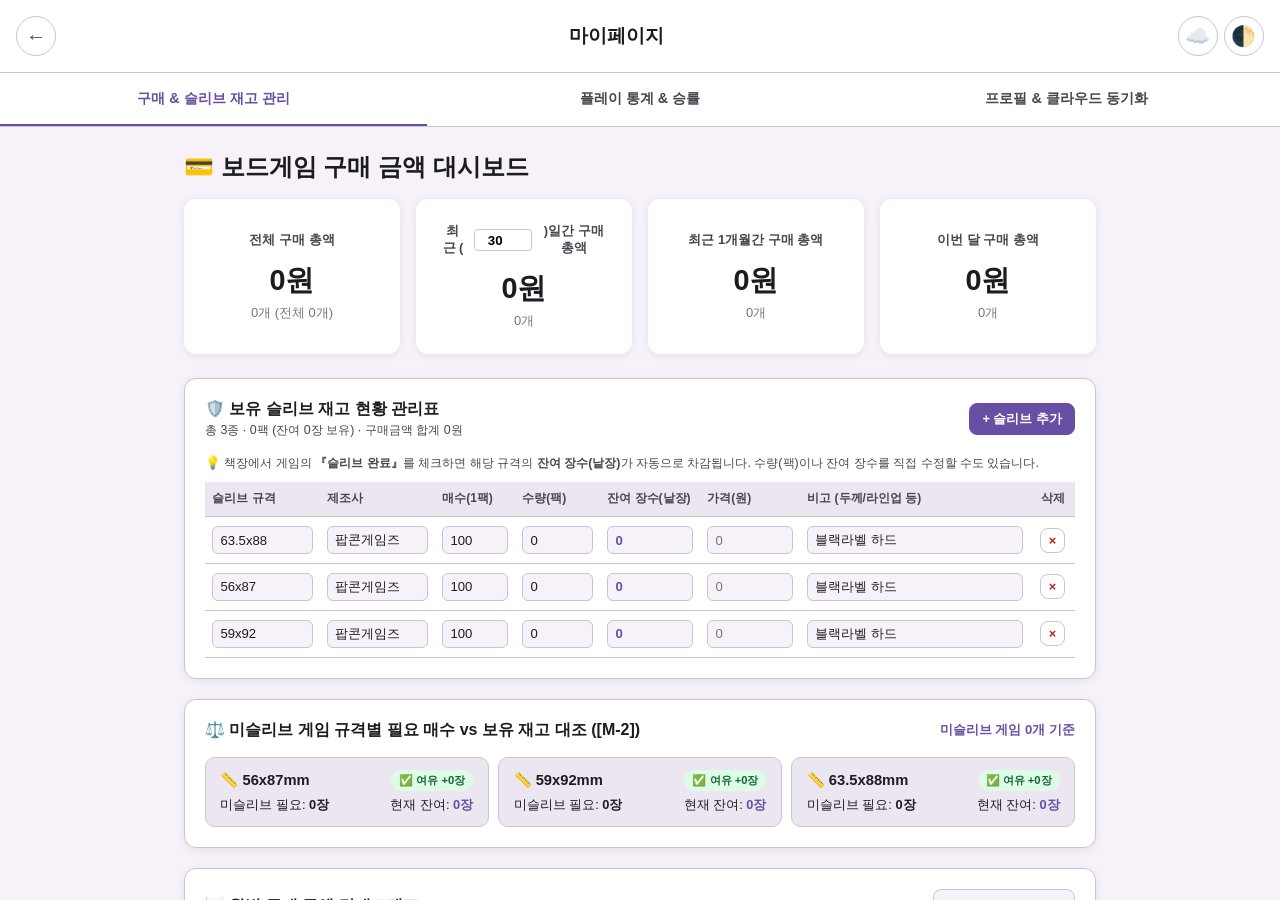
<file: mypage.html>
<!DOCTYPE html>
<html lang="ko">
<head>
    <meta charset="UTF-8">
    <meta name="viewport" content="width=device-width, initial-scale=1.0, viewport-fit=cover">
    <title>마이페이지 - 나의 보드게임 책장</title>
    <link rel="stylesheet" href="style.css?v=19">
    <meta name="theme-color" content="#F7F2FA">
    <style>
        .mp-custom-panel { background: var(--bg-card); border: 1px solid var(--border-color); border-radius: var(--border-radius, 12px); padding: 1.25rem; box-shadow: 0 0.125rem 0.5rem var(--shadow-color); margin-top: 1.25rem; }
        .mp-panel-head { display: flex; justify-content: space-between; align-items: center; margin-bottom: 1rem; flex-wrap: wrap; gap: 0.5rem; }
        .mp-panel-head h3 { font-size: 1rem; font-weight: 700; margin: 0; }
        .mp-bar-grid { display: flex; align-items: flex-end; gap: 0.65rem; height: 170px; padding-top: 2rem; border-bottom: 2px solid var(--border-color); overflow-x: auto; }
        .mp-bar-col { flex: 1; min-width: 50px; height: 100%; display: flex; flex-direction: column; justify-content: flex-end; align-items: center; }
        .mp-bar-val { font-size: 0.68rem; font-weight: 700; color: var(--text-primary); margin-bottom: 4px; text-align: center; white-space: nowrap; }
        .mp-bar-fill { width: 100%; max-width: 38px; background: var(--md-primary); border-radius: 6px 6px 0 0; min-height: 4px; }
        .mp-bar-labels { display: flex; gap: 0.65rem; margin-top: 0.4rem; overflow-x: auto; }
        .mp-bar-label { flex: 1; min-width: 50px; text-align: center; font-size: 0.72rem; color: var(--text-secondary); font-weight: 600; }

        .cpp-table-wrap { width: 100%; overflow-x: auto; max-height: 420px; overflow-y: auto; }
        .cpp-table { width: 100%; border-collapse: collapse; min-width: 640px; font-size: 0.84rem; }
        .cpp-table th, .cpp-table td { padding: 0.55rem 0.45rem; text-align: left; border-bottom: 1px solid var(--border-color); vertical-align: middle; }
        .cpp-table th { color: var(--text-secondary); font-size: 0.75rem; background: var(--bg-secondary); position: sticky; top: 0; z-index: 2; }
        .cpp-badge { padding: 0.2rem 0.5rem; border-radius: 999px; font-size: 0.7rem; font-weight: 700; white-space: nowrap; }

        .inv-input { width: 100%; padding: 0.35rem 0.45rem; border: 1px solid var(--border-color); border-radius: 6px; background: var(--bg-main); color: var(--text-primary); font-size: 0.82rem; box-sizing: border-box; }
        .inv-btn { padding: 0.38rem 0.75rem; border-radius: 8px; border: 1px solid var(--border-color); background: var(--bg-card); color: var(--text-primary); font-size: 0.8rem; font-weight: 600; cursor: pointer; }
        .inv-btn.primary { background: var(--md-primary); color: #fff; border-color: var(--md-primary); }

        .dist-row { display: flex; align-items: center; gap: 0.5rem; margin-bottom: 0.45rem; font-size: 0.82rem; }
        .dist-label { width: 110px; overflow: hidden; text-overflow: ellipsis; white-space: nowrap; font-weight: 600; flex-shrink: 0; }
        .dist-track { flex: 1; height: 10px; background: var(--bg-secondary); border-radius: 99px; overflow: hidden; }
        .dist-fill { height: 100%; background: var(--md-primary); border-radius: 99px; }
        .grass-grid { display: grid; grid-template-columns: repeat(10, 1fr); gap: 6px; margin-top: 0.5rem; }
        .grass-cell { padding: 0.4rem 0.2rem; border-radius: 6px; text-align: center; font-size: 0.7rem; background: var(--bg-secondary); color: var(--text-secondary); }
        .grass-cell.active-1 { background: #d8b4fe; color: #3b0764; font-weight: 700; }
        .grass-cell.active-2 { background: #7e22ce; color: #fff; font-weight: 800; }
    </style>
</head>
<body>
    <div class="mypage-fullscreen-layout">
        <header class="mypage-header">
            <a href="./" class="action-icon-btn" title="책장으로 돌아가기">←</a>
            <h1>마이페이지</h1>
            <div style="display:flex; gap:0.4rem;">
                <button id="header-gist-pull-btn" class="action-icon-btn" type="button" title="Gist에서 즉시 불러오기(Pull)">☁️</button>
                <button id="dark-mode-toggle" class="action-icon-btn" type="button" title="다크모드 전환">🌓</button>
            </div>
        </header>

        <nav class="mypage-tabs">
            <button class="tab-btn active" type="button" data-tab="statistics">구매 &amp; 슬리브 재고 관리</button>
            <button class="tab-btn" type="button" data-tab="playstats">플레이 통계 &amp; 승률</button>
            <button class="tab-btn" type="button" data-tab="profile">프로필 &amp; 클라우드 동기화</button>
        </nav>

        <datalist id="sleeve-size-datalist">
            <option value="63.5x88">스탠다드 (63.5x88)</option>
            <option value="56x87">미국 표준 (56x87)</option>
            <option value="59x92">유로 표준 (59x92)</option>
            <option value="45x68">미니 유로 (45x68)</option>
            <option value="44x67">미니 (44x67)</option>
            <option value="57.5x89">키포지/윙스팬 (57.5x89)</option>
            <option value="65x100">세븐원더스 (65x100)</option>
            <option value="70x120">타로/센추리 (70x120)</option>
            <option value="80x120">딕싯 (80x120)</option>
        </datalist>
        <datalist id="sleeve-maker-datalist">
            <option value="팝콘게임즈"></option>
            <option value="보드엠"></option>
            <option value="페이퍼백"></option>
            <option value="하비게임몰"></option>
            <option value="드래곤실드"></option>
            <option value="아케인틴즈"></option>
            <option value="메이데이"></option>
        </datalist>

        <main class="mypage-content" style="padding-bottom: 5.5rem;">
            <!-- 1. 구매 & 슬리브 재고 대시보드 -->
            <div id="statistics-tab" class="tab-content active">
                <div class="tab-inner">
                    <h2 style="margin-bottom: 1rem;">💳 보드게임 구매 금액 대시보드</h2>
                    <div class="stats-cards" style="grid-template-columns: repeat(auto-fit, minmax(185px, 1fr));">
                        <div class="stat-card">
                            <h3>전체 구매 총액</h3>
                            <p class="stat-value" id="total-spent">0원</p>
                            <p class="stat-count" id="total-count">0개</p>
                        </div>
                        <div class="stat-card">
                            <h3>최근 (<input type="number" id="custom-days" min="1" value="30" style="width: 3.6rem; text-align: center; border: 1px solid var(--border-color); border-radius: 4px; padding: 0.15rem; font-weight:700;">)일간 구매 총액</h3>
                            <p class="stat-value" id="custom-period-total">0원</p>
                            <p class="stat-count" id="custom-period-count">0개</p>
                        </div>
                        <div class="stat-card">
                            <h3>최근 1개월간 구매 총액</h3>
                            <p class="stat-value" id="one-month-total">0원</p>
                            <p class="stat-count" id="one-month-count">0개</p>
                        </div>
                        <div class="stat-card">
                            <h3>이번 달 구매 총액</h3>
                            <p class="stat-value" id="this-month-total">0원</p>
                            <p class="stat-count" id="this-month-count">0개</p>
                        </div>
                    </div>

                    <!-- 🛡️ 보유 슬리브 현황 기록 표 (낱장 차감·직접 수정 지원) -->
                    <div class="mp-custom-panel">
                        <div class="mp-panel-head">
                            <div>
                                <h3>🛡️ 보유 슬리브 재고 현황 관리표</h3>
                                <span id="sleeve-inv-summary" style="font-size:0.78rem; color:var(--text-secondary);"></span>
                            </div>
                            <div style="display:flex; gap:0.4rem;">
                                <button type="button" id="add-sleeve-inv-row-btn" class="inv-btn primary">+ 슬리브 추가</button>
                            </div>
                        </div>
                        <p style="font-size:0.78rem; color:var(--text-secondary); margin:0 0 0.6rem 0;">
                            💡 책장에서 게임의 <strong>『슬리브 완료』</strong>를 체크하면 해당 규격의 <strong>잔여 장수(낱장)</strong>가 자동으로 차감됩니다. 수량(팩)이나 잔여 장수를 직접 수정할 수도 있습니다.
                        </p>
                        <div class="cpp-table-wrap" style="max-height:360px;">
                            <table class="cpp-table">
                                <thead>
                                    <tr>
                                        <th style="width:115px;">슬리브 규격</th>
                                        <th style="width:115px;">제조사</th>
                                        <th style="width:80px;">매수(1팩)</th>
                                        <th style="width:85px;">수량(팩)</th>
                                        <th style="width:100px;">잔여 장수(낱장)</th>
                                        <th style="width:100px;">가격(원)</th>
                                        <th>비고 (두께/라인업 등)</th>
                                        <th style="width:45px; text-align:center;">삭제</th>
                                    </tr>
                                </thead>
                                <tbody id="sleeve-inv-tbody"></tbody>
                            </table>
                        </div>
                    </div>

                    <!-- [M-2] 복수 슬리브 필요 매수 vs 보유 재고 실시간 대조기 -->
                    <div class="mp-custom-panel">
                        <div class="mp-panel-head">
                            <h3>⚖️ 미슬리브 게임 규격별 필요 매수 vs 보유 재고 대조 ([M-2])</h3>
                            <span id="sleeve-total-summary" style="font-size:0.82rem; color:var(--md-primary); font-weight:700;"></span>
                        </div>
                        <div id="sleeve-breakdown-list" style="display:grid; grid-template-columns: repeat(auto-fill, minmax(250px, 1fr)); gap:0.6rem;"></div>
                    </div>

                    <!-- 월별 구매 금액 막대그래프 -->
                    <div class="mp-custom-panel">
                        <div class="mp-panel-head">
                            <h3>📊 월별 구매 금액 막대그래프</h3>
                            <select id="month-chart-mode" class="filter-input" style="width:auto; height:2.2rem; font-size:0.84rem;">
                                <option value="6">최근 6개월</option>
                                <option value="12">최근 12개월</option>
                                <option value="ACTIVE">구매 내역 있는 달만</option>
                            </select>
                        </div>
                        <div id="mp-bar-grid" class="mp-bar-grid"></div>
                        <div id="mp-bar-labels" class="mp-bar-labels"></div>
                    </div>

                    <!-- 가성비 순위표 -->
                    <div class="mp-custom-panel">
                        <div class="mp-panel-head">
                            <h3>🏆 게임별 1회 플레이당 비용 (가성비 순위)</h3>
                            <select id="cpp-sort-select" class="filter-input" style="width:auto; height:2.2rem; font-size:0.84rem;">
                                <option value="cpp_asc">가성비 높은순 (1회당 비용 낮은순)</option>
                                <option value="cpp_desc">가성비 낮은순 (망부석·고비용순)</option>
                                <option value="price_desc">구매 가격 높은순</option>
                                <option value="plays_desc">플레이 횟수 많은순</option>
                            </select>
                        </div>
                        <div class="cpp-table-wrap">
                            <table class="cpp-table">
                                <thead>
                                    <tr><th>순위</th><th>게임 이름</th><th>구매일자</th><th>구매가격</th><th>플레이</th><th>1회당 비용</th><th>등급</th></tr>
                                </thead>
                                <tbody id="cpp-table-body"></tbody>
                            </table>
                        </div>
                    </div>

                    <!-- 카테고리 / 테마 / 메카닉 분포 -->
                    <div class="mp-custom-panel">
                        <div class="mp-panel-head"><h3>🧩 보유 게임 장르 · 테마 · 메카닉 TOP 분포</h3></div>
                        <div style="display:grid; grid-template-columns: repeat(auto-fit, minmax(220px, 1fr)); gap: 1.25rem;">
                            <div><h4 style="margin:0 0 0.5rem 0; font-size:0.85rem; color:var(--text-secondary);">카테고리 TOP 7</h4><div id="dist-categories"></div></div>
                            <div><h4 style="margin:0 0 0.5rem 0; font-size:0.85rem; color:var(--text-secondary);">테마 TOP 7</h4><div id="dist-themes"></div></div>
                            <div><h4 style="margin:0 0 0.5rem 0; font-size:0.85rem; color:var(--text-secondary);">메카닉 TOP 7</h4><div id="dist-mechanics"></div></div>
                        </div>
                    </div>
                </div>
            </div>

            <!-- 2. 플레이 통계 탭 -->
            <div id="playstats-tab" class="tab-content">
                <div class="tab-inner">
                    <h2 style="margin-bottom: 1rem;">🎲 플레이 통계 &amp; 승률</h2>
                    <div class="stats-cards">
                        <div class="stat-card"><h3>총 플레이 판수</h3><p class="stat-value" id="total-plays">0회</p><p class="stat-count" id="total-games-played">0개 게임 경험</p></div>
                        <div class="stat-card"><h3>미플레이 (망부석)</h3><p class="stat-value" id="unplayed-count">0개</p><p class="stat-count" id="unplayed-ratio">보유 게임 중 0%</p></div>
                    </div>

                    <div class="mp-custom-panel">
                        <div class="mp-panel-head"><h3>🌱 최근 30일 플레이 잔디</h3><span id="grass-summary" style="font-size:0.8rem; color:var(--text-secondary);"></span></div>
                        <div id="grass-30-grid" class="grass-grid"></div>
                    </div>

                    <div class="mp-custom-panel">
                        <div class="mp-panel-head"><h3>🥇 참여자별 다승 &amp; 승률 순위</h3></div>
                        <div class="cpp-table-wrap">
                            <table class="cpp-table">
                                <thead><tr><th>순위</th><th>참여자</th><th>참여 판수</th><th>우승 횟수</th><th>승률</th></tr></thead>
                                <tbody id="player-winrate-tbody"></tbody>
                            </table>
                        </div>
                    </div>

                    <div style="display:grid; grid-template-columns: repeat(auto-fit, minmax(260px, 1fr)); gap: 1rem;">
                        <div class="mp-custom-panel">
                            <div class="mp-panel-head"><h3>🔥 최다 플레이 게임 TOP 10</h3></div>
                            <div id="most-played-games-list"></div>
                        </div>
                        <div class="mp-custom-panel">
                            <div class="mp-panel-head"><h3>🪨 망부석 (미플레이 보유 게임) 리스트</h3></div>
                            <div id="unplayed-games-list" style="max-height:320px; overflow-y:auto;"></div>
                        </div>
                    </div>
                </div>
            </div>

            <!-- 3. 프로필 & 동기화 탭 -->
            <div id="profile-tab" class="tab-content">
                <div class="tab-inner">
                    <div class="mp-custom-panel" style="margin-top:0;">
                        <h3 style="margin-top:0;">👤 책장 닉네임 설정</h3>
                        <div style="display:flex; gap:0.5rem;">
                            <input type="text" id="nickname-input" class="filter-input" placeholder="예: 승휘">
                            <button id="save-nickname-btn" type="button" class="filter-sort-btn primary-action-btn" style="width:auto; white-space:nowrap;">저장</button>
                        </div>
                    </div>

                    <div class="mp-custom-panel">
                        <h3 style="margin-top:0;">☁️ GitHub Secret Gist 양방향 동기화</h3>
                        <p style="font-size:0.82rem; color:var(--text-secondary); margin-bottom:0.75rem;">보유 게임, 플레이 기록, <strong>슬리브 재고 현황표(차감 내역 포함)</strong>까지 모두 Gist 하나로 자동 동기화됩니다.</p>
                        <div class="form-group">
                            <input type="password" id="gist-token-input" class="filter-input" placeholder="GitHub Personal Access Token (ghp_...)" style="margin-bottom:0.5rem;">
                            <input type="text" id="gist-id-input" class="filter-input" placeholder="Secret Gist ID">
                        </div>
                        <div style="display:flex; gap:0.5rem; flex-wrap:wrap; margin-top:0.75rem;">
                            <button id="save-gist-btn" type="button" class="filter-sort-btn primary-action-btn" style="width:auto;">1. Gist 설정 저장</button>
                            <button id="pull-gist-btn" type="button" class="filter-sort-btn" style="width:auto; font-weight:700;">📥 2. Gist에서 불러오기 (Pull)</button>
                            <button id="push-gist-btn" type="button" class="filter-sort-btn" style="width:auto;">📤 3. 현재 데이터 Gist로 덮어쓰기 (Push)</button>
                        </div>
                        <div id="gist-sync-msg" style="margin-top:0.6rem; font-size:0.82rem; font-weight:600;"></div>
                    </div>

                    <div class="mp-custom-panel">
                        <h3 style="margin-top:0;">📂 JSON 파일 백업 및 복원</h3>
                        <div style="display:flex; gap:0.5rem; flex-wrap:wrap;">
                            <button id="export-json-btn" type="button" class="filter-sort-btn" style="width:auto;">📥 JSON 백업 다운로드</button>
                            <label class="filter-sort-btn" style="width:auto; cursor:pointer; display:inline-block;">
                                📤 JSON 파일 복원
                                <input type="file" id="import-json-input" accept=".json" style="display:none;">
                            </label>
                        </div>
                    </div>
                </div>
            </div>
        </main>
    </div>

    <nav class="mobile-bottom-nav">
        <a href="./" class="nav-item">
            <svg xmlns="http://www.w3.org/2000/svg" viewBox="0 0 24 24" fill="none" stroke="currentColor" stroke-width="2"><path d="M2 3h6a4 4 0 0 1 4 4v14a3 3 0 0 0-3-3H2z"></path><path d="M22 3h-6a4 4 0 0 0-4 4v14a3 3 0 0 1 3-3h7z"></path></svg>
            <span>책장</span>
        </a>
        <a href="./sessions.html" class="nav-item">
            <svg xmlns="http://www.w3.org/2000/svg" viewBox="0 0 24 24" fill="none" stroke="currentColor" stroke-width="2"><rect x="3" y="4" width="18" height="18" rx="2" ry="2"></rect><line x1="16" y1="2" x2="16" y2="6"></line><line x1="8" y1="2" x2="8" y2="6"></line><line x1="3" y1="10" x2="21" y2="10"></line></svg>
            <span>게임 기록</span>
        </a>
        <a href="./mypage.html" class="nav-item active">
            <svg xmlns="http://www.w3.org/2000/svg" viewBox="0 0 24 24" fill="none" stroke="currentColor" stroke-width="2"><path d="M20 21v-2a4 4 0 0 0-4-4H8a4 4 0 0 0-4 4v2"></path><circle cx="12" cy="7" r="4"></circle></svg>
            <span>마이페이지</span>
        </a>
    </nav>

    <script>
        const GAMES_STORAGE_KEY = "MY_BG_SHELF_DATA_V1";
        const TAGS_STORAGE_KEY = "MY_BG_TAGS_V1";
        const SESSIONS_STORAGE_KEY = "MY_BG_SESSIONS_V1";
        const PLAYERS_STORAGE_KEY = "MY_BG_PLAYERS_V1";
        const SLEEVE_INV_KEY = "MY_BG_SLEEVE_INVENTORY_V1";
        const GIST_CONFIG_KEY = "MY_BG_GIST_CONFIG_V1";
        const NICKNAME_KEY = "MY_BG_NICKNAME_V1";
        const FB_REFRESH_TOKEN_KEY = "MY_BG_FB_REFRESH_TOKEN_V1";
        const GIST_FILENAME = "myboardgames_db.json";

        const $ = (s) => document.querySelector(s);
        let games = [], sessions = [], sleeveInventory = [];
        let invSaveTimer = null;

        function escapeHtml(s) {
            return String(s ?? '').replace(/&/g, '&amp;').replace(/</g, '&lt;').replace(/>/g, '&gt;').replace(/"/g, '&quot;').replace(/'/g, '&#39;');
        }

        function extractGameSleeves(g) {
            if (!g) return [];
            if (Array.isArray(g.sleeves) && g.sleeves.length > 0) {
                return g.sleeves.map(s => ({ size: String(s.size || '').trim(), count: parseInt(s.count, 10) || 0 })).filter(s => s.size && s.count > 0);
            }
            const rawStr = g.sleeveSize || g.customFields?.['슬리브규격'] || '';
            const rawCnt = parseInt(g.sleeveCount || g.customFields?.['슬리브매수'] || '0', 10) || 0;
            if (!rawStr) return [];
            const parts = String(rawStr).split(/[,/;\n]+/).map(s => s.trim()).filter(Boolean);
            const out = [];
            parts.forEach(p => {
                const m = p.match(/^([0-9.]+x[0-9.]+)\s*(?:[:(\s-]\s*(\d+))?/i);
                if (m) {
                    const cnt = m[2] ? parseInt(m[2], 10) : (parts.length === 1 ? rawCnt : 0);
                    if (cnt > 0) out.push({ size: m[1].toLowerCase(), count: cnt });
                } else if (parts.length === 1 && rawCnt > 0) {
                    out.push({ size: p, count: rawCnt });
                }
            });
            return out;
        }

        function setGistMsg(text, isErr = false) {
            const el = $('#gist-sync-msg');
            if (!el) return;
            el.textContent = text;
            el.style.color = isErr ? 'var(--error-color, #dc2626)' : 'var(--md-primary, #6750A4)';
        }

        async function pullFromGist(manual = false) {
            try {
                const cfg = JSON.parse(localStorage.getItem(GIST_CONFIG_KEY) || '{}');
                if (!cfg.token || !cfg.gistId) {
                    if (manual) setGistMsg('⚠️ Gist Token과 Gist ID를 먼저 입력하고 저장해주세요.', true);
                    return false;
                }
                setGistMsg('☁️ Gist 서버에서 데이터를 불러오는 중...');
                const res = await fetch(`https://api.github.com/gists/${cfg.gistId}`, {
                    headers: { 'Authorization': `Bearer ${cfg.token}` }, cache: 'no-store'
                });
                if (!res.ok) throw new Error('HTTP ' + res.status);
                const data = await res.json();
                const file = data.files && (data.files[GIST_FILENAME] || Object.values(data.files)[0]);
                if (!file || !file.content) throw new Error('Gist 파일이 비어있습니다.');

                const parsed = JSON.parse(file.content);
                if (parsed.firebaseRefreshToken) localStorage.setItem(FB_REFRESH_TOKEN_KEY, parsed.firebaseRefreshToken);
                if (parsed.nickname) {
                    localStorage.setItem(NICKNAME_KEY, parsed.nickname);
                    $('#nickname-input').value = parsed.nickname;
                }
                const gArr = Array.isArray(parsed) ? parsed : (parsed.games || []);
                localStorage.setItem(GAMES_STORAGE_KEY, JSON.stringify(gArr));
                if (Array.isArray(parsed.tags)) localStorage.setItem(TAGS_STORAGE_KEY, JSON.stringify(parsed.tags));
                if (Array.isArray(parsed.sessions)) localStorage.setItem(SESSIONS_STORAGE_KEY, JSON.stringify(parsed.sessions));
                if (Array.isArray(parsed.players)) localStorage.setItem(PLAYERS_STORAGE_KEY, JSON.stringify(parsed.players));
                if (Array.isArray(parsed.sleeveInventory)) localStorage.setItem(SLEEVE_INV_KEY, JSON.stringify(parsed.sleeveInventory));

                loadData();
                setGistMsg(`✅ Gist에서 게임 ${games.length}개, 기록 ${sessions.length}건, 슬리브 ${sleeveInventory.length}종을 불러왔습니다!`);
                return true;
            } catch (e) {
                setGistMsg(`❌ Gist 불러오기 실패: ${e.message}`, true);
                return false;
            }
        }

        async function pushToGist(silent = false) {
            try {
                const cfg = JSON.parse(localStorage.getItem(GIST_CONFIG_KEY) || '{}');
                if (!cfg.token || !cfg.gistId) {
                    if (!silent) setGistMsg('⚠️ Gist Token과 Gist ID를 먼저 저장해주세요.', true);
                    return;
                }
                if (!silent) setGistMsg('☁️ Gist 서버에 업로드하는 중...');
                const payload = {
                    updatedAt: new Date().toISOString(),
                    nickname: localStorage.getItem(NICKNAME_KEY) || '나',
                    firebaseRefreshToken: localStorage.getItem(FB_REFRESH_TOKEN_KEY) || '',
                    games: JSON.parse(localStorage.getItem(GAMES_STORAGE_KEY) || '[]'),
                    tags: JSON.parse(localStorage.getItem(TAGS_STORAGE_KEY) || '[]'),
                    sessions: JSON.parse(localStorage.getItem(SESSIONS_STORAGE_KEY) || '[]'),
                    players: JSON.parse(localStorage.getItem(PLAYERS_STORAGE_KEY) || '[]'),
                    sleeveInventory
                };
                const res = await fetch(`https://api.github.com/gists/${cfg.gistId}`, {
                    method: 'PATCH',
                    headers: { 'Authorization': `Bearer ${cfg.token}`, 'Content-Type': 'application/json' },
                    body: JSON.stringify({ files: { [GIST_FILENAME]: { content: JSON.stringify(payload, null, 2) } } })
                });
                if (!res.ok) throw new Error('HTTP ' + res.status);
                if (!silent) setGistMsg(`✅ Gist에 현재 데이터를 저장했습니다!`);
            } catch (e) {
                if (!silent) setGistMsg(`❌ Gist 저장 실패: ${e.message}`, true);
            }
        }

        document.addEventListener('DOMContentLoaded', async () => {
            if (localStorage.getItem('theme') === 'dark') document.body.classList.add('dark-mode');
            loadData();

            const cfg = JSON.parse(localStorage.getItem(GIST_CONFIG_KEY) || '{}');
            $('#gist-token-input').value = cfg.token || '';
            $('#gist-id-input').value = cfg.gistId || '';
            $('#nickname-input').value = localStorage.getItem(NICKNAME_KEY) || '나';

            if (cfg.token && cfg.gistId && games.length === 0 && sessions.length === 0) {
                await pullFromGist(false);
            }

            $('#custom-days').oninput = updateStats;
            $('#month-chart-mode').onchange = renderMonthlyBarChart;
            $('#cpp-sort-select').onchange = renderCppTable;
            $('#header-gist-pull-btn').onclick = () => pullFromGist(true);
            $('#dark-mode-toggle').onclick = () => {
                const isDark = document.body.classList.toggle('dark-mode');
                localStorage.setItem('theme', isDark ? 'dark' : 'light');
            };

            $('#add-sleeve-inv-row-btn').onclick = () => {
                sleeveInventory.push({
                    id: `slv_${Date.now()}`,
                    size: '63.5x88',
                    maker: '팝콘게임즈',
                    sheetsPerPack: 100,
                    qty: 1,
                    remainingSheets: 100,
                    price: 0,
                    note: '블랙라벨 하드'
                });
                saveSleeveInventory();
                renderSleeveInventoryTable();
                renderSleeveComparison();
            };

            document.querySelectorAll('.mypage-tabs .tab-btn').forEach(btn => {
                btn.onclick = () => {
                    document.querySelectorAll('.mypage-tabs .tab-btn').forEach(b => b.classList.remove('active'));
                    document.querySelectorAll('.tab-content').forEach(c => c.classList.remove('active'));
                    btn.classList.add('active');
                    $(`#${btn.dataset.tab}-tab`).classList.add('active');
                };
            });

            $('#save-nickname-btn').onclick = () => {
                localStorage.setItem(NICKNAME_KEY, $('#nickname-input').value.trim() || '나');
                alert('닉네임이 저장되었습니다.');
            };
            $('#save-gist-btn').onclick = async () => {
                const token = $('#gist-token-input').value.trim();
                const gistId = $('#gist-id-input').value.trim();
                localStorage.setItem(GIST_CONFIG_KEY, JSON.stringify({ token, gistId, autoSync: true }));
                setGistMsg('✅ Gist 설정 저장 완료! 클라우드에서 데이터를 불러옵니다...');
                await pullFromGist(true);
            };
            $('#pull-gist-btn').onclick = () => pullFromGist(true);
            $('#push-gist-btn').onclick = () => pushToGist(false);

            $('#export-json-btn').onclick = () => {
                const payload = {
                    updatedAt: new Date().toISOString(),
                    nickname: localStorage.getItem(NICKNAME_KEY) || '나',
                    firebaseRefreshToken: localStorage.getItem(FB_REFRESH_TOKEN_KEY) || '',
                    games,
                    tags: JSON.parse(localStorage.getItem(TAGS_STORAGE_KEY) || '[]'),
                    sessions,
                    players: JSON.parse(localStorage.getItem(PLAYERS_STORAGE_KEY) || '[]'),
                    sleeveInventory
                };
                const blob = new Blob([JSON.stringify(payload, null, 2)], { type: 'application/json' });
                const a = document.createElement('a');
                a.href = URL.createObjectURL(blob);
                a.download = `myboardgames_backup_${new Date().toISOString().slice(0, 10)}.json`;
                a.click();
            };

            $('#import-json-input').onchange = (e) => {
                const file = e.target.files[0];
                if (!file) return;
                const reader = new FileReader();
                reader.onload = ev => {
                    try {
                        const parsed = JSON.parse(ev.target.result);
                        if (parsed.firebaseRefreshToken) localStorage.setItem(FB_REFRESH_TOKEN_KEY, parsed.firebaseRefreshToken);
                        if (parsed.nickname) localStorage.setItem(NICKNAME_KEY, parsed.nickname);
                        localStorage.setItem(GAMES_STORAGE_KEY, JSON.stringify(Array.isArray(parsed) ? parsed : (parsed.games || [])));
                        if (Array.isArray(parsed.tags)) localStorage.setItem(TAGS_STORAGE_KEY, JSON.stringify(parsed.tags));
                        if (Array.isArray(parsed.sessions)) localStorage.setItem(SESSIONS_STORAGE_KEY, JSON.stringify(parsed.sessions));
                        if (Array.isArray(parsed.players)) localStorage.setItem(PLAYERS_STORAGE_KEY, JSON.stringify(parsed.players));
                        if (Array.isArray(parsed.sleeveInventory)) localStorage.setItem(SLEEVE_INV_KEY, JSON.stringify(parsed.sleeveInventory));
                        loadData();
                        alert(`복원 완료! (게임 ${games.length}개, 기록 ${sessions.length}건)`);
                    } catch (err) { alert('올바른 JSON 백업 파일이 아닙니다.'); }
                };
                reader.readAsText(file);
            };
        });

        function loadData() {
            try { games = JSON.parse(localStorage.getItem(GAMES_STORAGE_KEY) || '[]'); } catch (e) { games = []; }
            try { sessions = JSON.parse(localStorage.getItem(SESSIONS_STORAGE_KEY) || '[]'); } catch (e) { sessions = []; }
            try {
                const rawInv = JSON.parse(localStorage.getItem(SLEEVE_INV_KEY) || 'null');
                if (Array.isArray(rawInv)) {
                    sleeveInventory = rawInv.map(item => {
                        const spp = parseInt(item.sheetsPerPack, 10) || 100;
                        const rem = item.remainingSheets !== undefined ? parseInt(item.remainingSheets, 10) : Math.round(spp * (parseFloat(item.qty) || 0));
                        return { ...item, sheetsPerPack: spp, remainingSheets: rem, qty: +(rem / spp).toFixed(2) };
                    });
                } else {
                    sleeveInventory = [
                        { id: 'slv_1', size: '63.5x88', maker: '팝콘게임즈', sheetsPerPack: 100, qty: 0, remainingSheets: 0, price: 0, note: '블랙라벨 하드' },
                        { id: 'slv_2', size: '56x87', maker: '팝콘게임즈', sheetsPerPack: 100, qty: 0, remainingSheets: 0, price: 0, note: '블랙라벨 하드' },
                        { id: 'slv_3', size: '59x92', maker: '팝콘게임즈', sheetsPerPack: 100, qty: 0, remainingSheets: 0, price: 0, note: '블랙라벨 하드' }
                    ];
                }
            } catch (e) { sleeveInventory = []; }
            updateStats();
        }

        function saveSleeveInventory() {
            localStorage.setItem(SLEEVE_INV_KEY, JSON.stringify(sleeveInventory));
            clearTimeout(invSaveTimer);
            invSaveTimer = setTimeout(() => pushToGist(true), 900);
        }

        function updateSleeveSummaryHeader() {
            let totalPacks = 0, totalSheets = 0, totalCost = 0;
            sleeveInventory.forEach(item => {
                totalPacks += parseFloat(item.qty) || 0;
                totalSheets += parseInt(item.remainingSheets, 10) || 0;
                totalCost += parseInt(item.price, 10) || 0;
            });
            $('#sleeve-inv-summary').textContent = `총 ${sleeveInventory.length}종 · ${+(totalPacks.toFixed(2))}팩 (잔여 ${totalSheets.toLocaleString()}장 보유) · 구매금액 합계 ${totalCost.toLocaleString()}원`;
        }

        /* 🛡️ 보유 슬리브 재고 표 렌더링 (팩 수량 <-> 낱장 잔여 장수 양방향 자동 계산) */
        function renderSleeveInventoryTable() {
            const tbody = $('#sleeve-inv-tbody');
            if (!sleeveInventory.length) {
                tbody.innerHTML = '<tr><td colspan="8" style="text-align:center; padding:1.5rem; color:var(--text-secondary);">우측 상단 <strong>[+ 슬리브 추가]</strong> 버튼을 눌러 보유 중인 슬리브를 등록하세요.</td></tr>';
                $('#sleeve-inv-summary').textContent = '등록된 슬리브 없음';
                return;
            }

            tbody.innerHTML = sleeveInventory.map((item, idx) => {
                const sheets = parseInt(item.sheetsPerPack, 10) || 100;
                const remSheets = item.remainingSheets !== undefined ? parseInt(item.remainingSheets, 10) : Math.round(sheets * (parseFloat(item.qty) || 0));
                const qty = +(remSheets / sheets).toFixed(2);
                const price = parseInt(item.price, 10) || 0;

                return `
                    <tr data-idx="${idx}">
                        <td><input type="text" list="sleeve-size-datalist" class="inv-input inv-size" value="${escapeHtml(item.size || '')}" placeholder="예: 63.5x88"></td>
                        <td><input type="text" list="sleeve-maker-datalist" class="inv-input inv-maker" value="${escapeHtml(item.maker || '')}" placeholder="예: 팝콘게임즈"></td>
                        <td><input type="number" class="inv-input inv-sheets" value="${sheets}" min="1" placeholder="100"></td>
                        <td><input type="number" class="inv-input inv-qty" value="${qty}" step="0.1" placeholder="1"></td>
                        <td><input type="number" class="inv-input inv-rem-sheets" value="${remSheets}" step="1" style="font-weight:700; color:${remSheets < 0 ? 'var(--error-color, #dc2626)' : 'var(--md-primary)'};"></td>
                        <td><input type="number" class="inv-input inv-price" value="${price || ''}" placeholder="0"></td>
                        <td><input type="text" class="inv-input inv-note" value="${escapeHtml(item.note || '')}" placeholder="예: 블랙라벨 하드"></td>
                        <td style="text-align:center;"><button type="button" class="inv-btn btn-del-inv" style="color:var(--error-color, #dc2626); padding:0.25rem 0.5rem;">&times;</button></td>
                    </tr>`;
            }).join('');

            updateSleeveSummaryHeader();

            tbody.querySelectorAll('tr').forEach(tr => {
                const idx = Number(tr.dataset.idx);
                tr.querySelectorAll('.inv-input').forEach(inp => {
                    inp.oninput = (ev) => {
                        const item = sleeveInventory[idx];
                        if (!item) return;
                        item.size = tr.querySelector('.inv-size').value.trim();
                        item.maker = tr.querySelector('.inv-maker').value.trim();
                        item.sheetsPerPack = parseInt(tr.querySelector('.inv-sheets').value, 10) || 100;
                        item.price = parseInt(tr.querySelector('.inv-price').value, 10) || 0;
                        item.note = tr.querySelector('.inv-note').value.trim();

                        if (ev.target.classList.contains('inv-rem-sheets')) {
                            // 잔여 장수(낱장) 직접 수정 시 -> 수량(팩) 자동 갱신
                            item.remainingSheets = parseInt(tr.querySelector('.inv-rem-sheets').value, 10) || 0;
                            item.qty = +(item.remainingSheets / item.sheetsPerPack).toFixed(2);
                            tr.querySelector('.inv-qty').value = item.qty;
                        } else if (ev.target.classList.contains('inv-qty') || ev.target.classList.contains('inv-sheets')) {
                            // 1팩 매수 또는 팩 수량 수정 시 -> 잔여 장수(낱장) 자동 갱신
                            item.qty = parseFloat(tr.querySelector('.inv-qty').value) || 0;
                            item.remainingSheets = Math.round(item.sheetsPerPack * item.qty);
                            tr.querySelector('.inv-rem-sheets').value = item.remainingSheets;
                        }

                        updateSleeveSummaryHeader();
                        saveSleeveInventory();
                        renderSleeveComparison();
                    };
                });
                const delBtn = tr.querySelector('.btn-del-inv');
                if (delBtn) {
                    delBtn.onclick = () => {
                        sleeveInventory.splice(idx, 1);
                        saveSleeveInventory();
                        renderSleeveInventoryTable();
                        renderSleeveComparison();
                    };
                }
            });
        }

        function renderSleeveComparison() {
            const neededMap = {};
            const neededGamesMap = {};
            let uncompletedGameCount = 0;

            games.forEach(g => {
                const isDone = g.customFields && (g.customFields['슬리브'] === 'O' || g.customFields['슬리브'] === 'true');
                if (isDone) return;
                const sList = extractGameSleeves(g);
                if (sList.length > 0) {
                    uncompletedGameCount++;
                    const gName = g.customFields?.['게임 이름'] || g.name || '게임';
                    sList.forEach(s => {
                        const sz = s.size.toLowerCase();
                        neededMap[sz] = (neededMap[sz] || 0) + s.count;
                        if (!neededGamesMap[sz]) neededGamesMap[sz] = [];
                        neededGamesMap[sz].push(`${gName}(${s.count})`);
                    });
                }
            });

            const ownedMap = {};
            sleeveInventory.forEach(item => {
                const sz = (item.size || '').trim().toLowerCase();
                if (!sz) return;
                const sheets = item.remainingSheets !== undefined ? parseInt(item.remainingSheets, 10) : Math.round((parseInt(item.sheetsPerPack, 10) || 100) * (parseFloat(item.qty) || 0));
                ownedMap[sz] = (ownedMap[sz] || 0) + (sheets || 0);
            });

            const allSizes = Array.from(new Set([...Object.keys(neededMap), ...Object.keys(ownedMap)])).sort();
            $('#sleeve-total-summary').textContent = `미슬리브 게임 ${uncompletedGameCount}개 기준`;

            const box = $('#sleeve-breakdown-list');
            if (!allSizes.length) {
                box.innerHTML = '<span style="font-size:0.84rem; color:var(--text-secondary);">미슬리브 게임 또는 보유 슬리브 내역이 없습니다.</span>';
                return;
            }

            box.innerHTML = allSizes.map(sz => {
                const needed = neededMap[sz] || 0;
                const owned = ownedMap[sz] || 0;
                const diff = owned - needed;
                const gameNames = (neededGamesMap[sz] || []).join(', ');
                const statusBadge = diff >= 0
                    ? `<span class="cpp-badge" style="background:#dcfce7;color:#166534;">✅ 여유 +${diff.toLocaleString()}장</span>`
                    : `<span class="cpp-badge" style="background:#fee2e2;color:#991b1b;">🚨 부족 ${diff.toLocaleString()}장 (${Math.ceil(Math.abs(diff) / 100)}팩 필요)</span>`;

                return `
                    <div style="background:var(--bg-secondary); padding:0.75rem 0.9rem; border-radius:10px; border:1px solid var(--border-color); display:flex; flex-direction:column; gap:0.35rem;">
                        <div style="display:flex; justify-content:space-between; align-items:center;">
                            <strong style="font-size:0.92rem;">📏 ${escapeHtml(sz)}mm</strong>
                            ${statusBadge}
                        </div>
                        <div style="font-size:0.8rem; color:var(--text-primary); display:flex; justify-content:space-between;">
                            <span>미슬리브 필요: <strong>${needed.toLocaleString()}장</strong></span>
                            <span>현재 잔여: <strong style="color:var(--md-primary);">${owned.toLocaleString()}장</strong></span>
                        </div>
                        ${gameNames ? `<div style="font-size:0.72rem; color:var(--text-secondary); overflow:hidden; text-overflow:ellipsis; white-space:nowrap;" title="${escapeHtml(gameNames)}">미슬리브 대상: ${escapeHtml(gameNames)}</div>` : ''}
                    </div>`;
            }).join('');
        }

        function parsePrice(g) { return parseInt(String((g.customFields && g.customFields['구매가격']) ?? g.purchasePrice ?? 0).replace(/[^0-9]/g, ''), 10) || 0; }
        function parseDateYMD(g) {
            const raw = String((g.customFields && g.customFields['구매일자']) || g.purchaseDate || '').trim();
            const d = raw.replace(/[^0-9]/g, '');
            return d.length === 8 ? `${d.slice(0,4)}-${d.slice(4,6)}-${d.slice(6,8)}` : raw.slice(0, 10);
        }
        function normSessionDate(raw) {
            if (!raw) return '';
            if (typeof raw === 'string') return raw.slice(0, 10);
            if (raw.seconds) return new Date(raw.seconds * 1000).toISOString().slice(0, 10);
            return '';
        }
        function formatPrice(p) { return p.toLocaleString('ko-KR') + '원'; }

        function getPlaysByGameMap() {
            const map = new Map();
            sessions.forEach(s => {
                (s.games || s.gameResults || []).forEach(g => {
                    const cnt = Math.max((g.rounds || []).length, 1);
                    if (g.gameId) map.set(String(g.gameId), (map.get(String(g.gameId)) || 0) + cnt);
                    if (g.gameName) map.set(g.gameName, (map.get(g.gameName) || 0) + cnt);
                });
            });
            return map;
        }

        function updateStats() {
            const now = new Date();
            const thisMonthStart = new Date(now.getFullYear(), now.getMonth(), 1);
            const customDays = parseInt($('#custom-days').value, 10) || 30;
            const customStart = new Date(now.getFullYear(), now.getMonth(), now.getDate() - (customDays - 1));
            const oneMonthStart = new Date(now.getFullYear(), now.getMonth() - 1, now.getDate());

            let totalSpent = 0, totalCount = 0, customSpent = 0, customCount = 0, oneMonthSpent = 0, oneMonthCount = 0, thisMonthSpent = 0, thisMonthCount = 0;

            games.forEach(g => {
                const price = parsePrice(g);
                const dStr = parseDateYMD(g);
                if (price > 0) { totalSpent += price; totalCount++; }
                if (dStr) {
                    const dt = new Date(dStr);
                    if (!isNaN(dt.getTime())) {
                        if (dt >= thisMonthStart) { thisMonthSpent += price; thisMonthCount++; }
                        if (dt >= customStart) { customSpent += price; customCount++; }
                        if (dt >= oneMonthStart) { oneMonthSpent += price; oneMonthCount++; }
                    }
                }
            });

            $('#total-spent').textContent = formatPrice(totalSpent);
            $('#total-count').textContent = `${totalCount}개 (전체 ${games.length}개)`;
            $('#custom-period-total').textContent = formatPrice(customSpent);
            $('#custom-period-count').textContent = `${customCount}개`;
            $('#one-month-total').textContent = formatPrice(oneMonthSpent);
            $('#one-month-count').textContent = `${oneMonthCount}개`;
            $('#this-month-total').textContent = formatPrice(thisMonthSpent);
            $('#this-month-count').textContent = `${thisMonthCount}개`;

            renderSleeveInventoryTable();
            renderSleeveComparison();
            renderMonthlyBarChart();
            renderCppTable();
            renderDistributions();
            renderPlayStatsTab();
        }

        function renderMonthlyBarChart() {
            const mode = $('#month-chart-mode').value;
            const monthMap = {};
            games.forEach(g => {
                const price = parsePrice(g), dStr = parseDateYMD(g);
                if (dStr && dStr.length >= 7 && price > 0) {
                    const ym = dStr.slice(0, 7);
                    if (!monthMap[ym]) monthMap[ym] = { amount: 0, count: 0 };
                    monthMap[ym].amount += price;
                    monthMap[ym].count += 1;
                }
            });
            let months = [];
            const now = new Date();
            if (mode === 'ACTIVE') {
                months = Object.keys(monthMap).sort();
                if (!months.length) months = [`${now.getFullYear()}-${String(now.getMonth() + 1).padStart(2, '0')}`];
            } else {
                const n = parseInt(mode, 10) || 6;
                for (let i = n - 1; i >= 0; i--) {
                    const d = new Date(now.getFullYear(), now.getMonth() - i, 1);
                    months.push(`${d.getFullYear()}-${String(d.getMonth() + 1).padStart(2, '0')}`);
                }
            }
            const maxVal = Math.max(...months.map(ym => monthMap[ym]?.amount || 0), 1);
            $('#mp-bar-grid').innerHTML = months.map(ym => {
                const info = monthMap[ym] || { amount: 0, count: 0 };
                const hPct = info.amount > 0 ? Math.max(Math.round((info.amount / maxVal) * 100), 6) : 2;
                return `<div class="mp-bar-col"><div class="mp-bar-val">${info.amount > 0 ? info.amount.toLocaleString() + '원' : '0원'}<br><small>(${info.count}개)</small></div><div class="mp-bar-fill" style="height:${hPct}%; opacity:${info.amount > 0 ? 1 : 0.25};"></div></div>`;
            }).join('');
            $('#mp-bar-labels').innerHTML = months.map(ym => `<div class="mp-bar-label">${ym.slice(2).replace('-', '.')}월</div>`).join('');
        }

        function renderCppTable() {
            const sortBy = $('#cpp-sort-select').value;
            const playsMap = getPlaysByGameMap();
            const list = games.map(g => {
                const name = g.customFields?.['게임 이름'] || g.name || '이름 없음';
                const price = parsePrice(g), pDate = parseDateYMD(g) || '-';
                const plays = Math.max(Number(g.plays) || 0, playsMap.get(String(g.id)) || 0, playsMap.get(name) || 0);
                const cpp = plays > 0 ? Math.round(price / plays) : Infinity;
                return { name, price, pDate, plays, cpp };
            });
            list.sort((a, b) => {
                if (sortBy === 'cpp_asc') return a.cpp !== b.cpp ? a.cpp - b.cpp : b.plays - a.plays;
                if (sortBy === 'cpp_desc') {
                    if (a.cpp === Infinity && b.cpp === Infinity) return b.price - a.price;
                    return a.cpp === Infinity ? -1 : b.cpp === Infinity ? 1 : b.cpp - a.cpp;
                }
                return sortBy === 'price_desc' ? b.price - a.price : b.plays - a.plays;
            });
            $('#cpp-table-body').innerHTML = list.map((g, i) => {
                const badge = g.plays <= 0 ? `<span class="cpp-badge" style="background:#f1f5f9;color:#475569;">🪨 망부석</span>`
                    : g.cpp <= 5000 ? `<span class="cpp-badge" style="background:#dcfce7;color:#166534;">👑 뽕 뽑음</span>`
                    : g.cpp <= 15000 ? `<span class="cpp-badge" style="background:#e0f2fe;color:#075985;">👍 갓성비</span>`
                    : `<span class="cpp-badge" style="background:#fef3c7;color:#92400e;">⏳ 분발 필요</span>`;
                return `<tr><td><strong>${i + 1}</strong></td><td><strong>${escapeHtml(g.name)}</strong></td><td>${escapeHtml(g.pDate)}</td><td>${g.price.toLocaleString()}원</td><td>${g.plays}회</td><td>${g.plays > 0 ? `<strong style="color:var(--md-primary);">${g.cpp.toLocaleString()}원</strong>/회` : '미플레이'}</td><td>${badge}</td></tr>`;
            }).join('');
        }

        function renderDistributions() {
            const buildTopList = (field) => {
                const counts = {};
                games.forEach(g => {
                    (Array.isArray(g[field]) ? g[field] : []).forEach(v => {
                        const clean = String(v).trim();
                        if (clean) counts[clean] = (counts[clean] || 0) + 1;
                    });
                });
                const entries = Object.entries(counts).sort((a, b) => b[1] - a[1]).slice(0, 7);
                if (!entries.length) return '<div style="font-size:0.8rem; color:var(--text-secondary);">데이터 없음</div>';
                const maxC = entries[0][1] || 1;
                return entries.map(([k, c]) => `
                    <div class="dist-row">
                        <span class="dist-label" title="${escapeHtml(k)}">${escapeHtml(k)}</span>
                        <div class="dist-track"><div class="dist-fill" style="width:${Math.round((c / maxC) * 100)}%;"></div></div>
                        <span style="font-size:0.76rem; font-weight:700;">${c}</span>
                    </div>`).join('');
            };
            $('#dist-categories').innerHTML = buildTopList('categories');
            $('#dist-themes').innerHTML = buildTopList('themes');
            $('#dist-mechanics').innerHTML = buildTopList('mechanics');
        }

        function renderPlayStatsTab() {
            const playsMap = getPlaysByGameMap();
            let totalPlays = 0, playedGames = 0;
            const topList = [], unplayedList = [];

            games.forEach(g => {
                const name = g.customFields?.['게임 이름'] || g.name || '게임';
                const p = Math.max(Number(g.plays) || 0, playsMap.get(String(g.id)) || 0, playsMap.get(name) || 0);
                totalPlays += p;
                if (p > 0) { playedGames++; topList.push({ name, p }); }
                else unplayedList.push({ name, price: parsePrice(g) });
            });

            $('#total-plays').textContent = `${totalPlays}회`;
            $('#total-games-played').textContent = `보유 게임 중 ${playedGames}개 경험`;
            $('#unplayed-count').textContent = `${unplayedList.length}개`;
            $('#unplayed-ratio').textContent = games.length ? `보유 게임의 ${Math.round((unplayedList.length / games.length) * 100)}%` : '0%';

            topList.sort((a, b) => b.p - a.p);
            $('#most-played-games-list').innerHTML = topList.length === 0
                ? '<p style="font-size:0.84rem; color:var(--text-secondary);">플레이 기록이 없습니다.</p>'
                : topList.slice(0, 10).map((item, i) => `<div class="purchase-item" style="display:flex; justify-content:space-between; padding:0.45rem 0; border-bottom:1px solid var(--border-color);"><span><strong>${i + 1}. ${escapeHtml(item.name)}</strong></span><strong style="color:var(--md-primary);">${item.p}회</strong></div>`).join('');

            unplayedList.sort((a, b) => b.price - a.price);
            $('#unplayed-games-list').innerHTML = unplayedList.length === 0
                ? '<p style="font-size:0.84rem; color:var(--text-secondary);">모든 보유 게임을 플레이했습니다! 🎉</p>'
                : unplayedList.map(item => `<div style="display:flex; justify-content:space-between; padding:0.4rem 0; border-bottom:1px dashed var(--border-color); font-size:0.84rem;"><span>🪨 ${escapeHtml(item.name)}</span><span style="color:var(--text-secondary);">${item.price > 0 ? item.price.toLocaleString() + '원' : '-'}</span></div>`).join('');

            const dateCounts = {};
            sessions.forEach(s => {
                const d = normSessionDate(s.date || s.playDate);
                if (d) dateCounts[d] = (dateCounts[d] || 0) + Math.max((s.games || s.gameResults || []).length, 1);
            });
            const now = new Date();
            const days30 = [];
            let activeDays = 0;
            for (let i = 29; i >= 0; i--) {
                const dt = new Date(now.getFullYear(), now.getMonth(), now.getDate() - i);
                const dStr = `${dt.getFullYear()}-${String(dt.getMonth() + 1).padStart(2, '0')}-${String(dt.getDate()).padStart(2, '0')}`;
                const c = dateCounts[dStr] || 0;
                if (c > 0) activeDays++;
                days30.push({ label: `${dt.getMonth() + 1}/${dt.getDate()}`, c });
            }
            $('#grass-summary').textContent = `최근 30일 중 ${activeDays}일 플레이`;
            $('#grass-30-grid').innerHTML = days30.map(d => `<div class="grass-cell ${d.c >= 2 ? 'active-2' : d.c === 1 ? 'active-1' : ''}" title="${d.label}: ${d.c}판">${d.label}<br>${d.c > 0 ? d.c + '판' : '-'}</div>`).join('');

            const pStats = {};
            sessions.forEach(s => {
                const sPlayers = Array.isArray(s.players) ? s.players : [];
                (s.games || s.gameResults || []).forEach(g => {
                    if (g.mode === 'none') return;
                    if (g.mode === 'coop') {
                        sPlayers.forEach(p => {
                            if (!pStats[p]) pStats[p] = { plays: 0, wins: 0 };
                            pStats[p].plays++;
                            if (g.coopResult !== 'lose') pStats[p].wins++;
                        });
                    } else {
                        (g.rounds || []).forEach(r => {
                            const winners = Array.isArray(r.winners) ? r.winners : (r.winner ? [r.winner] : []);
                            const rPlayers = Object.keys(r.scores || {}).length ? Object.keys(r.scores) : sPlayers;
                            rPlayers.forEach(p => {
                                if (!pStats[p]) pStats[p] = { plays: 0, wins: 0 };
                                pStats[p].plays++;
                                if (winners.includes(p)) pStats[p].wins++;
                            });
                        });
                    }
                });
            });
            const pRows = Object.entries(pStats).map(([name, st]) => ({
                name, plays: st.plays, wins: st.wins, rate: st.plays > 0 ? Math.round((st.wins / st.plays) * 100) : 0
            })).sort((a, b) => b.wins !== a.wins ? b.wins - a.wins : b.rate - a.rate);

            $('#player-winrate-tbody').innerHTML = pRows.length === 0
                ? '<tr><td colspan="5" style="text-align:center; color:var(--text-secondary);">전적 기록이 없습니다.</td></tr>'
                : pRows.map((r, i) => `<tr><td><strong>${i + 1}</strong></td><td><strong>${escapeHtml(r.name)}</strong></td><td>${r.plays}판</td><td><strong>${r.wins}승</strong></td><td><span class="cpp-badge" style="background:#eaddff;color:#21005d;">${r.rate}%</span></td></tr>`).join('');
        }
    </script>
</body>
</html>
</file>
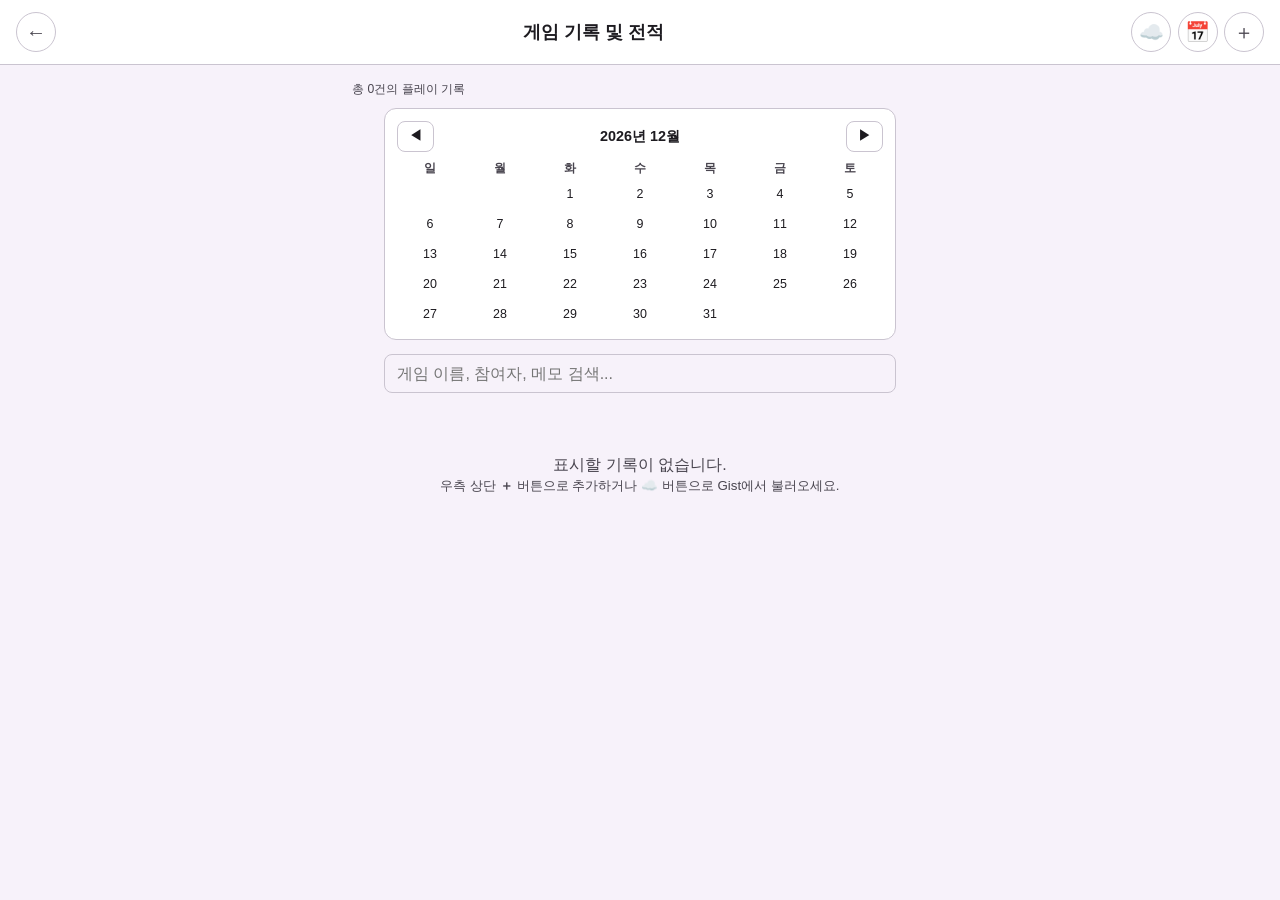
<file: sessions.html>
<!DOCTYPE html>
<html lang="ko">
<head>
    <meta charset="UTF-8">
    <meta name="viewport" content="width=device-width, initial-scale=1.0, viewport-fit=cover">
    <title>게임 기록 - 나의 보드게임 책장</title>
    <link rel="stylesheet" href="style.css?v=19">
    <meta name="theme-color" content="#F7F2FA">
    <style>
        .sessions-fullscreen-layout { display: flex; flex-direction: column; height: 100dvh; overflow: hidden; background: var(--bg-main); }
        .sessions-header { display: flex; align-items: center; justify-content: space-between; padding: 0.75rem 1rem; background: var(--bg-card); border-bottom: 1px solid var(--border-color); flex-shrink: 0; }
        .sessions-header h1 { font-size: 1.1rem; font-weight: 700; margin: 0; }
        .sessions-body { flex: 1; overflow-y: auto; padding: 1rem 1rem 5.5rem 1rem; max-width: 38rem; margin: 0 auto; width: 100%; box-sizing: border-box; }
        .sync-bar { display: flex; justify-content: space-between; align-items: center; font-size: 0.76rem; color: var(--text-secondary); margin-bottom: 0.6rem; }

        /* [L-2] 접이식 월간 달력 */
        .cal-box { background: var(--bg-card); border: 1px solid var(--border-color); border-radius: 12px; padding: 0.75rem; margin-bottom: 0.875rem; }
        .cal-nav { display: flex; justify-content: space-between; align-items: center; margin-bottom: 0.5rem; font-weight: 700; font-size: 0.9rem; }
        .cal-grid { display: grid; grid-template-columns: repeat(7, 1fr); gap: 4px; text-align: center; font-size: 0.78rem; }
        .cal-day { padding: 6px 2px; border-radius: 6px; cursor: pointer; user-select: none; }
        .cal-day:hover { background: var(--bg-secondary); }
        .cal-day.has-play { font-weight: 800; color: var(--md-primary); background: var(--md-primary-container, #eaddff); }
        .cal-day.selected { outline: 2px solid var(--md-primary); }

        /* [L-1] 컴팩트 전적 요약 카드 */
        .session-card-compact { background: var(--bg-card); border: 1px solid var(--border-color); border-radius: 12px; padding: 0.9rem 1rem; margin-bottom: 0.75rem; box-shadow: 0 1px 4px var(--shadow-color); cursor: pointer; }
        .sc-top { display: flex; justify-content: space-between; align-items: center; margin-bottom: 0.5rem; font-size: 0.8rem; color: var(--text-secondary); gap: 0.5rem; }
        .sc-game-row { display: flex; gap: 0.75rem; align-items: center; padding: 0.45rem 0; border-top: 1px dashed var(--border-color); }
        .sc-game-row:first-of-type { border-top: none; }
        .sc-thumb { width: 52px; height: 52px; object-fit: cover; border-radius: 8px; background: var(--bg-secondary); flex-shrink: 0; }
        .sc-score-pills { display: flex; flex-wrap: wrap; gap: 0.35rem; margin-top: 0.3rem; }
        .sc-pill { font-size: 0.75rem; padding: 0.15rem 0.5rem; border-radius: 6px; background: var(--bg-secondary); color: var(--text-primary); }
        .sc-pill.winner { background: #fef3c7; color: #92400e; font-weight: 700; border: 1px solid #f59e0b; }

        /* [E-1] 원터치 참여자 칩 바 */
        .chip-bar { display: flex; flex-wrap: wrap; gap: 0.4rem; }
        .member-chip { padding: 0.35rem 0.75rem; border-radius: 999px; border: 1px solid var(--border-color); background: var(--bg-main); color: var(--text-secondary); font-size: 0.82rem; font-weight: 600; cursor: pointer; }
        .member-chip.active { background: var(--md-primary); color: var(--md-on-primary, #fff); border-color: var(--md-primary); }

        /* [E-3] 협동/솔로 스위치 */
        .coop-toggle-group { display: flex; gap: 0.5rem; margin-top: 0.5rem; }
        .coop-btn { flex: 1; padding: 0.55rem; border-radius: 8px; border: 1px solid var(--border-color); background: var(--bg-main); font-weight: 700; cursor: pointer; font-size: 0.85rem; color: var(--text-primary); }
        .coop-btn.win.active { background: #dcfce7; color: #166534; border-color: #22c55e; }
        .coop-btn.lose.active { background: #fee2e2; color: #991b1b; border-color: #ef4444; }

        .edit-section { background: var(--bg-card); border-radius: 12px; padding: 1rem; border: 1px solid var(--border-color); margin-bottom: 0.875rem; }
        .edit-section-title { font-size: 0.8rem; font-weight: 700; color: var(--text-secondary); margin-bottom: 0.6rem; display: flex; justify-content: space-between; align-items: center; }
        .small-btn { padding: 0.4rem 0.7rem; border-radius: 8px; border: 1px solid var(--border-color); background: var(--bg-card); cursor: pointer; font-size: 0.8rem; font-weight: 600; color: var(--text-primary); }
        .small-btn.primary { background: var(--md-primary); color: #fff; border-color: var(--md-primary); }
    </style>
</head>
<body>
    <div class="sessions-fullscreen-layout">
        <header class="sessions-header">
            <a href="./" class="action-icon-btn" title="책장으로 돌아가기">←</a>
            <h1>게임 기록 및 전적</h1>
            <div style="display:flex; gap:0.4rem;">
                <button id="sync-gist-btn" class="action-icon-btn" type="button" title="Gist에서 최신 데이터 불러오기(Pull)">☁️</button>
                <button id="toggle-cal-btn" class="action-icon-btn" type="button" title="월간 달력 접기/펼치기">📅</button>
                <button id="add-session-btn" class="action-icon-btn" type="button" title="새 기록 추가">＋</button>
            </div>
        </header>

        <div class="sessions-body">
            <div class="sync-bar">
                <span id="session-count-label">총 0건의 플레이 기록</span>
                <span id="sync-status-text"></span>
            </div>

            <!-- 목록 뷰 -->
            <div id="sessions-list-view">
                <div id="calendar-panel" class="cal-box">
                    <div class="cal-nav">
                        <button type="button" class="small-btn" id="cal-prev-btn">◀</button>
                        <span id="cal-month-title"></span>
                        <button type="button" class="small-btn" id="cal-next-btn">▶</button>
                    </div>
                    <div id="cal-grid" class="cal-grid"></div>
                </div>

                <div style="display:flex; gap:0.5rem; margin-bottom:0.875rem;">
                    <input type="text" id="session-search-input" class="filter-input" placeholder="게임 이름, 참여자, 메모 검색..." style="height:2.4rem;">
                    <button type="button" id="clear-date-filter-btn" class="small-btn" style="display:none; white-space:nowrap;">전체 날짜</button>
                </div>

                <div id="sessions-list-container"></div>
            </div>

            <!-- 작성/편집 뷰 -->
            <div id="sessions-edit-view" style="display:none;">
                <div class="edit-section">
                    <div class="edit-section-title">플레이 날짜</div>
                    <input type="date" id="session-date" class="filter-input">
                </div>

                <div class="edit-section">
                    <div class="edit-section-title">
                        <span>참여자 ([E-1] 원터치 선택 · '나' 기본 포함)</span>
                        <button type="button" id="reset-players-btn" class="small-btn" style="padding:0.15rem 0.45rem; font-size:0.72rem;">'나'만 선택</button>
                    </div>
                    <div id="quick-member-chips" class="chip-bar"></div>
                    <div style="display:flex; gap:0.5rem; margin-top:0.6rem;">
                        <input type="text" id="new-player-input" class="filter-input" placeholder="새 멤버 이름 입력" style="height:2.3rem;">
                        <button class="small-btn" id="add-player-btn" type="button" style="white-space:nowrap;">+ 추가</button>
                    </div>
                </div>

                <div class="edit-section">
                    <div class="edit-section-title">플레이한 게임 ([E-3] 경쟁·협동 스위치 &amp; 최고점 자동 🏆)</div>
                    <div id="edit-games-container" style="display:flex; flex-direction:column; gap:0.75rem; margin-bottom:0.75rem;"></div>
                    <button class="small-btn primary" id="pick-game-btn" type="button" style="width:100%; padding:0.65rem;">+ 내 책장에서 게임 추가</button>
                </div>

                <div class="edit-section">
                    <div class="edit-section-title">오늘의 메모</div>
                    <textarea id="session-memo" class="memo-box" placeholder="승리 전략이나 재미있었던 순간을 기록하세요..." rows="3"></textarea>
                </div>

                <div style="display:flex; gap:0.5rem; margin-bottom:2rem;">
                    <button class="small-btn" id="cancel-edit-btn" type="button" style="flex:1; padding:0.75rem;">취소</button>
                    <button class="small-btn primary" id="save-session-btn" type="button" style="flex:1; padding:0.75rem;">💾 기록 저장</button>
                </div>
            </div>
        </div>
    </div>

    <!-- 게임 선택 모달 -->
    <div id="game-picker-overlay" style="display:none; position:fixed; inset:0; background:rgba(0,0,0,0.5); z-index:200;">
        <div style="position:fixed; bottom:0; left:0; right:0; background:var(--bg-card); border-radius:16px 16px 0 0; padding:1.25rem; max-height:75vh; display:flex; flex-direction:column; max-width:38rem; margin:0 auto;">
            <div style="display:flex; justify-content:space-between; align-items:center;">
                <h3 style="margin:0;">내 책장 게임 선택</h3>
                <button type="button" id="close-picker-btn" class="small-btn">닫기</button>
            </div>
            <input type="text" id="game-picker-search" class="filter-input" placeholder="게임 이름 검색..." style="margin:0.65rem 0;">
            <div id="game-picker-list" style="overflow-y:auto; flex:1; display:flex; flex-direction:column; gap:0.4rem;"></div>
        </div>
    </div>

    <div class="message-container"></div>

    <nav class="mobile-bottom-nav">
        <a href="./" class="nav-item">
            <svg xmlns="http://www.w3.org/2000/svg" viewBox="0 0 24 24" fill="none" stroke="currentColor" stroke-width="2"><path d="M2 3h6a4 4 0 0 1 4 4v14a3 3 0 0 0-3-3H2z"></path><path d="M22 3h-6a4 4 0 0 0-4 4v14a3 3 0 0 1 3-3h7z"></path></svg>
            <span>책장</span>
        </a>
        <a href="./sessions.html" class="nav-item active">
            <svg xmlns="http://www.w3.org/2000/svg" viewBox="0 0 24 24" fill="none" stroke="currentColor" stroke-width="2"><rect x="3" y="4" width="18" height="18" rx="2" ry="2"></rect><line x1="16" y1="2" x2="16" y2="6"></line><line x1="8" y1="2" x2="8" y2="6"></line><line x1="3" y1="10" x2="21" y2="10"></line></svg>
            <span>게임 기록</span>
        </a>
        <a href="./mypage.html" class="nav-item">
            <svg xmlns="http://www.w3.org/2000/svg" viewBox="0 0 24 24" fill="none" stroke="currentColor" stroke-width="2"><path d="M20 21v-2a4 4 0 0 0-4-4H8a4 4 0 0 0-4 4v2"></path><circle cx="12" cy="7" r="4"></circle></svg>
            <span>마이페이지</span>
        </a>
    </nav>

    <script>
        const GAMES_STORAGE_KEY = "MY_BG_SHELF_DATA_V1";
        const TAGS_STORAGE_KEY = "MY_BG_TAGS_V1";
        const SESSIONS_STORAGE_KEY = "MY_BG_SESSIONS_V1";
        const PLAYERS_STORAGE_KEY = "MY_BG_PLAYERS_V1";
        const GIST_CONFIG_KEY = "MY_BG_GIST_CONFIG_V1";
        const NICKNAME_KEY = "MY_BG_NICKNAME_V1";
        const FB_REFRESH_TOKEN_KEY = "MY_BG_FB_REFRESH_TOKEN_V1";
        const GIST_FILENAME = "myboardgames_db.json";
        const STORAGE_BL_BASE = "https://storage.googleapis.com/mybgshelf.firebasestorage.app/boardlife_games";

        const $ = (s) => document.querySelector(s);
        let allSessions = [], allPlayers = [], myGames = [], editState = null;
        let calYear = new Date().getFullYear(), calMonth = new Date().getMonth();
        let selectedDateFilter = null, pickerFilteredList = [];

        function escapeHtml(s) {
            return String(s ?? '').replace(/&/g, '&amp;').replace(/</g, '&lt;').replace(/>/g, '&gt;').replace(/"/g, '&quot;').replace(/'/g, '&#39;');
        }

        function resolveCoverUrl(rawInput) {
            if (!rawInput) return '';
            const s = String(rawInput).trim();
            const idMatch = s.match(/^(?:bl_)?(\d{1,6})$/i);
            if (idMatch) return `${STORAGE_BL_BASE}/bl_${idMatch[1]}.webp`;
            const urlMatch = s.match(/boardlife\.co\.kr\/(?:game\/|bbs_detail\.php\?[^#]*bbs_num=)(\d+)/i);
            if (urlMatch) return `${STORAGE_BL_BASE}/bl_${urlMatch[1]}.webp`;
            return s;
        }

        function normDateStr(raw) {
            if (!raw) return '';
            if (typeof raw === 'string') return raw.slice(0, 10);
            if (raw.seconds) return new Date(raw.seconds * 1000).toISOString().slice(0, 10);
            return '';
        }

        function loadLocalData() {
            try { allSessions = JSON.parse(localStorage.getItem(SESSIONS_STORAGE_KEY) || '[]'); } catch (e) { allSessions = []; }
            try {
                const rawP = JSON.parse(localStorage.getItem(PLAYERS_STORAGE_KEY) || '["나", "배우자", "아이", "모임원"]');
                allPlayers = (Array.isArray(rawP) ? rawP : []).map(p => typeof p === 'string' ? p : p?.name).filter(Boolean);
            } catch (e) { allPlayers = ['나', '배우자', '아이', '모임원']; }
            if (!allPlayers.includes('나')) allPlayers.unshift('나');
            try { myGames = JSON.parse(localStorage.getItem(GAMES_STORAGE_KEY) || '[]'); } catch (e) { myGames = []; }
        }

        async function pullFromGist(manual = false) {
            try {
                const cfg = JSON.parse(localStorage.getItem(GIST_CONFIG_KEY) || '{}');
                if (!cfg.token || !cfg.gistId) {
                    if (manual) alert('마이페이지에서 Gist Token과 Gist ID를 먼저 설정해주세요.');
                    return false;
                }
                $('#sync-status-text').textContent = '☁️ 동기화 확인 중...';
                const res = await fetch(`https://api.github.com/gists/${cfg.gistId}`, {
                    headers: { 'Authorization': `Bearer ${cfg.token}` }, cache: 'no-store'
                });
                if (!res.ok) throw new Error('HTTP ' + res.status);
                const data = await res.json();
                const file = data.files && (data.files[GIST_FILENAME] || Object.values(data.files)[0]);
                if (!file || !file.content) throw new Error('Empty');
                const parsed = JSON.parse(file.content);

                if (parsed.firebaseRefreshToken) localStorage.setItem(FB_REFRESH_TOKEN_KEY, parsed.firebaseRefreshToken);
                if (Array.isArray(parsed.games)) localStorage.setItem(GAMES_STORAGE_KEY, JSON.stringify(parsed.games));
                if (Array.isArray(parsed.tags)) localStorage.setItem(TAGS_STORAGE_KEY, JSON.stringify(parsed.tags));
                if (Array.isArray(parsed.sessions)) localStorage.setItem(SESSIONS_STORAGE_KEY, JSON.stringify(parsed.sessions));
                if (Array.isArray(parsed.players)) localStorage.setItem(PLAYERS_STORAGE_KEY, JSON.stringify(parsed.players));

                loadLocalData();
                renderCalendar();
                renderSessionList();
                $('#sync-status-text').textContent = '☁️ Gist 동기화 완료';
                return true;
            } catch (e) {
                $('#sync-status-text').textContent = '⚠️ Gist 연동 실패';
                return false;
            }
        }

        async function syncToGistSilent() {
            try {
                const cfg = JSON.parse(localStorage.getItem(GIST_CONFIG_KEY) || '{}');
                if (!cfg.token || !cfg.gistId || cfg.autoSync === false) return;
                $('#sync-status-text').textContent = '☁️ 클라우드 저장 중...';
                const payload = {
                    updatedAt: new Date().toISOString(),
                    firebaseRefreshToken: localStorage.getItem(FB_REFRESH_TOKEN_KEY) || '',
                    games: JSON.parse(localStorage.getItem(GAMES_STORAGE_KEY) || '[]'),
                    tags: JSON.parse(localStorage.getItem(TAGS_STORAGE_KEY) || '[]'),
                    sessions: allSessions,
                    players: allPlayers
                };
                const res = await fetch(`https://api.github.com/gists/${cfg.gistId}`, {
                    method: 'PATCH',
                    headers: { 'Authorization': `Bearer ${cfg.token}`, 'Content-Type': 'application/json' },
                    body: JSON.stringify({ files: { [GIST_FILENAME]: { content: JSON.stringify(payload, null, 2) } } })
                });
                if (res.ok) $('#sync-status-text').textContent = '☁️ 클라우드 저장됨';
            } catch (e) {
                $('#sync-status-text').textContent = '⚠️ 자동 저장 실패';
            }
        }

        document.addEventListener('DOMContentLoaded', async () => {
            if (localStorage.getItem('theme') === 'dark') document.body.classList.add('dark-mode');
            loadLocalData();
            renderCalendar();
            renderSessionList();

            const cfg = JSON.parse(localStorage.getItem(GIST_CONFIG_KEY) || '{}');
            if (cfg.token && cfg.gistId && allSessions.length === 0 && myGames.length === 0) {
                await pullFromGist(false);
            }

            // [E-4] 책장 상세 모달에서 넘어온 경우 자동 폼 오픈
            const qp = new URLSearchParams(window.location.search);
            if (qp.get('sessionAddGame') === '1') {
                const gid = qp.get('gameId');
                const target = myGames.find(g => String(g.id) === String(gid));
                openEdit(null);
                if (target) {
                    editState.games.push({
                        gameId: target.id,
                        gameName: target.customFields?.['게임 이름'] || target.name || '게임',
                        gameThumbnail: resolveCoverUrl(target.customFields?.['대표 이미지'] || target.image || ''),
                        mode: 'compete',
                        coopResult: 'win',
                        rounds: [{ scores: {}, winners: [] }]
                    });
                    renderEditGames();
                }
                history.replaceState({}, '', location.pathname);
            }

            $('#sync-gist-btn').onclick = () => pullFromGist(true);
            $('#toggle-cal-btn').onclick = () => {
                const p = $('#calendar-panel');
                p.style.display = p.style.display === 'none' ? 'block' : 'none';
            };
            $('#cal-prev-btn').onclick = () => { calMonth--; if (calMonth < 0) { calMonth = 11; calYear--; } renderCalendar(); };
            $('#cal-next-btn').onclick = () => { calMonth++; if (calMonth > 11) { calMonth = 0; calYear++; } renderCalendar(); };
            $('#clear-date-filter-btn').onclick = () => setDateFilter(null);
            $('#add-session-btn').onclick = () => openEdit(null);
            $('#cancel-edit-btn').onclick = closeEdit;
            $('#save-session-btn').onclick = saveSession;
            $('#session-search-input').oninput = () => renderSessionList();

            const handleAddPlayer = () => {
                const v = $('#new-player-input').value.trim();
                if (!v) return;
                if (!allPlayers.includes(v)) {
                    allPlayers.push(v);
                    localStorage.setItem(PLAYERS_STORAGE_KEY, JSON.stringify(allPlayers));
                    syncToGistSilent();
                }
                if (editState && !editState.players.includes(v)) editState.players.push(v);
                $('#new-player-input').value = '';
                renderMemberChips();
                renderEditGames();
            };
            $('#add-player-btn').onclick = handleAddPlayer;
            $('#new-player-input').onkeydown = (e) => { if (e.key === 'Enter') { e.preventDefault(); handleAddPlayer(); } };
            $('#reset-players-btn').onclick = () => { if (editState) { editState.players = ['나']; renderMemberChips(); renderEditGames(); } };

            $('#pick-game-btn').onclick = () => {
                $('#game-picker-search').value = '';
                renderGamePickerList('');
                $('#game-picker-overlay').style.display = 'block';
            };
            $('#close-picker-btn').onclick = () => { $('#game-picker-overlay').style.display = 'none'; };
            $('#game-picker-overlay').onclick = (e) => { if (e.target.id === 'game-picker-overlay') $('#game-picker-overlay').style.display = 'none'; };
            $('#game-picker-search').oninput = (e) => renderGamePickerList(e.target.value);
        });

        function setDateFilter(dStr) {
            selectedDateFilter = selectedDateFilter === dStr ? null : dStr;
            $('#clear-date-filter-btn').style.display = selectedDateFilter ? 'inline-block' : 'none';
            renderCalendar();
            renderSessionList();
        }

        function renderCalendar() {
            $('#cal-month-title').textContent = `${calYear}년 ${calMonth + 1}월`;
            const playDates = new Set(allSessions.map(s => normDateStr(s.date || s.playDate)));
            const firstDay = new Date(calYear, calMonth, 1).getDay();
            const daysInMonth = new Date(calYear, calMonth + 1, 0).getDate();
            let html = ['일','월','화','수','목','금','토'].map(d => `<div style="color:var(--text-secondary);font-weight:600;">${d}</div>`).join('');
            for (let i = 0; i < firstDay; i++) html += '<div></div>';
            for (let d = 1; d <= daysInMonth; d++) {
                const dStr = `${calYear}-${String(calMonth + 1).padStart(2, '0')}-${String(d).padStart(2, '0')}`;
                const hasPlay = playDates.has(dStr);
                const isSel = selectedDateFilter === dStr;
                html += `<div class="cal-day ${hasPlay ? 'has-play' : ''} ${isSel ? 'selected' : ''}" data-date="${dStr}">${d}${hasPlay ? '🎲' : ''}</div>`;
            }
            const grid = $('#cal-grid');
            grid.innerHTML = html;
            grid.querySelectorAll('.cal-day').forEach(el => {
                el.onclick = () => setDateFilter(el.dataset.date);
            });
        }

        function renderSessionList() {
            $('#session-count-label').textContent = `총 ${allSessions.length}건의 플레이 기록`;
            const q = ($('#session-search-input')?.value || '').trim().toLowerCase();
            const sorted = [...allSessions].sort((a, b) => normDateStr(b.date || b.playDate).localeCompare(normDateStr(a.date || a.playDate)));
            const filtered = sorted.filter(s => {
                const dStr = normDateStr(s.date || s.playDate);
                if (selectedDateFilter && dStr !== selectedDateFilter) return false;
                if (!q) return true;
                const games = s.games || s.gameResults || [];
                const hay = [s.memo || '', ...(s.players || []), ...games.map(g => g.gameName || '')].join(' ').toLowerCase();
                return hay.includes(q);
            });

            const box = $('#sessions-list-container');
            if (!filtered.length) {
                box.innerHTML = '<div style="text-align:center; padding:3rem 1rem; color:var(--text-secondary);">표시할 기록이 없습니다.<br><small>우측 상단 <strong>＋</strong> 버튼으로 추가하거나 <strong>☁️</strong> 버튼으로 Gist에서 불러오세요.</small></div>';
                return;
            }

            box.innerHTML = filtered.map(s => {
                const dStr = normDateStr(s.date || s.playDate);
                const games = s.games || s.gameResults || [];
                const gamesHtml = games.map(g => {
                    const thumb = resolveCoverUrl(g.gameThumbnail) || 'https://placehold.co/52x52/6750A4/ffffff?text=BG';
                    const rounds = g.rounds || [];
                    let badges = '';
                    if (g.mode === 'coop') {
                        badges = g.coopResult === 'lose'
                            ? `<span class="sc-pill" style="background:#fee2e2;color:#991b1b;font-weight:700;">💀 협동/솔로 실패</span>`
                            : `<span class="sc-pill winner">🎉 협동/솔로 클리어!</span>`;
                    } else if (rounds.length > 0) {
                        badges = rounds.map((r, ri) => {
                            const winners = Array.isArray(r.winners) ? r.winners : (r.winner ? [r.winner] : []);
                            const entries = Object.entries(r.scores || {});
                            if (entries.length > 0) {
                                return entries.map(([p, sc]) => `<span class="sc-pill ${winners.includes(p) ? 'winner' : ''}">${winners.includes(p) ? '🥇 ' : ''}${escapeHtml(p)} ${escapeHtml(sc)}점</span>`).join('');
                            }
                            if (winners.length > 0) return `<span class="sc-pill winner">🥇 ${escapeHtml(winners.join(', '))} 승</span>`;
                            return `<span class="sc-pill">${ri + 1}판 완료</span>`;
                        }).join(' ');
                    }
                    return `
                        <div class="sc-game-row">
                            <img src="${escapeHtml(thumb)}" class="sc-thumb" referrerpolicy="no-referrer">
                            <div style="flex:1; min-width:0;">
                                <div style="font-weight:700; font-size:0.95rem;">${escapeHtml(g.gameName || '게임')} <small style="color:var(--text-secondary);">(${Math.max(rounds.length, 1)}판)</small></div>
                                <div class="sc-score-pills">${badges}</div>
                            </div>
                        </div>`;
                }).join('');

                return `
                    <div class="session-card-compact" data-sid="${escapeHtml(s.id)}">
                        <div class="sc-top">
                            <span>📅 <strong>${escapeHtml(dStr)}</strong> · 👥 ${escapeHtml((s.players || []).join(', '))}</span>
                            <button type="button" class="small-btn btn-del-session" data-sid="${escapeHtml(s.id)}" style="color:var(--error-color); padding:0.15rem 0.45rem;">삭제</button>
                        </div>
                        ${gamesHtml}
                        ${s.memo ? `<div style="margin-top:0.5rem; font-size:0.82rem; color:var(--text-secondary); background:var(--bg-secondary); padding:0.4rem 0.6rem; border-radius:6px;">💬 ${escapeHtml(s.memo)}</div>` : ''}
                    </div>`;
            }).join('');

            box.querySelectorAll('.session-card-compact').forEach(card => {
                card.onclick = (e) => {
                    if (e.target.closest('.btn-del-session')) return;
                    openEdit(card.dataset.sid);
                };
            });
            box.querySelectorAll('.btn-del-session').forEach(btn => {
                btn.onclick = (e) => {
                    e.stopPropagation();
                    deleteSession(btn.dataset.sid);
                };
            });
        }

        function openEdit(sessionId) {
            const todayStr = new Date().toISOString().slice(0, 10);
            if (sessionId) {
                const found = allSessions.find(s => String(s.id) === String(sessionId));
                if (found) {
                    editState = JSON.parse(JSON.stringify(found));
                    editState.date = normDateStr(found.date || found.playDate) || todayStr;
                    editState.players = Array.isArray(found.players) && found.players.length ? [...found.players] : ['나'];
                    editState.games = (found.games || found.gameResults || []).map(g => ({
                        ...g,
                        mode: g.mode || 'compete',
                        coopResult: g.coopResult || 'win',
                        rounds: (g.rounds && g.rounds.length) ? g.rounds.map(r => ({
                            scores: { ...(r.scores || {}) },
                            winners: Array.isArray(r.winners) ? [...r.winners] : (r.winner ? [r.winner] : [])
                        })) : [{ scores: {}, winners: [] }]
                    }));
                }
            } else {
                editState = { id: `s_${Date.now()}`, date: selectedDateFilter || todayStr, players: ['나'], games: [], memo: '' };
            }
            $('#sessions-list-view').style.display = 'none';
            $('#sessions-edit-view').style.display = 'block';
            $('#add-session-btn').style.display = 'none';
            $('#session-date').value = editState.date;
            $('#session-memo').value = editState.memo || '';
            renderMemberChips();
            renderEditGames();
        }

        function closeEdit() {
            $('#sessions-edit-view').style.display = 'none';
            $('#sessions-list-view').style.display = 'block';
            $('#add-session-btn').style.display = '';
            editState = null;
            renderCalendar();
            renderSessionList();
        }

        function renderMemberChips() {
            const box = $('#quick-member-chips');
            box.innerHTML = allPlayers.map((p, idx) => `
                <button type="button" class="member-chip ${editState.players.includes(p) ? 'active' : ''}" data-pidx="${idx}">👤 ${escapeHtml(p)}</button>
            `).join('');
            box.querySelectorAll('.member-chip').forEach(btn => {
                btn.onclick = () => {
                    const name = allPlayers[parseInt(btn.dataset.pidx, 10)];
                    if (editState.players.includes(name)) {
                        if (editState.players.length > 1) editState.players = editState.players.filter(x => x !== name);
                    } else {
                        editState.players.push(name);
                    }
                    renderMemberChips();
                    renderEditGames();
                };
            });
        }

        function renderEditGames() {
            const box = $('#edit-games-container');
            if (!editState.games.length) {
                box.innerHTML = '<p style="text-align:center; color:var(--text-secondary); font-size:0.85rem; margin:0.5rem 0;">아래 버튼을 눌러 플레이한 게임을 추가하세요.</p>';
                return;
            }
            box.innerHTML = editState.games.map((g, gIdx) => {
                const mode = g.mode || 'compete';
                let bodyHtml = '';
                if (mode === 'coop') {
                    bodyHtml = `
                        <div class="coop-toggle-group">
                            <button type="button" class="coop-btn win ${g.coopResult === 'win' ? 'active' : ''}" data-gidx="${gIdx}" data-coop="win">🎉 클리어 (승리)</button>
                            <button type="button" class="coop-btn lose ${g.coopResult === 'lose' ? 'active' : ''}" data-gidx="${gIdx}" data-coop="lose">💀 실패 (패배)</button>
                        </div>`;
                } else if (mode === 'compete') {
                    bodyHtml = g.rounds.map((r, rIdx) => `
                        <div style="background:var(--bg-main); border:1px solid var(--border-color); border-radius:8px; padding:0.6rem; margin-top:0.5rem;">
                            <div style="display:flex; justify-content:space-between; font-size:0.76rem; font-weight:700; margin-bottom:0.4rem;">
                                <span>${rIdx + 1}판 점수 입력 (최고점 자동 🏆)</span>
                                ${g.rounds.length > 1 ? `<button type="button" class="small-btn btn-del-round" data-gidx="${gIdx}" data-ridx="${rIdx}" style="color:var(--error-color);padding:0.1rem 0.3rem;">판 삭제</button>` : ''}
                            </div>
                            <div style="display:grid; grid-template-columns:repeat(auto-fill, minmax(135px, 1fr)); gap:0.4rem;">
                                ${editState.players.map((p, pIdx) => {
                                    const sc = r.scores[p] !== undefined ? r.scores[p] : '';
                                    const isW = (r.winners || []).includes(p);
                                    return `<div class="score-cell" id="scell-${gIdx}-${rIdx}-${pIdx}" style="display:flex; align-items:center; gap:0.3rem; background:var(--bg-card); padding:0.3rem 0.4rem; border-radius:6px; border:1px solid ${isW ? '#f59e0b' : 'var(--border-color)'};">
                                        <span style="font-size:0.78rem; font-weight:600; flex:1; overflow:hidden; text-overflow:ellipsis;">${escapeHtml(p)}</span>
                                        <input type="number" class="score-input" data-gidx="${gIdx}" data-ridx="${rIdx}" data-pidx="${pIdx}" style="width:52px; padding:0.2rem; border:1px solid var(--border-color); border-radius:4px; text-align:center;" placeholder="점수" value="${escapeHtml(sc)}">
                                        <button type="button" class="winner-toggle-btn" id="wbtn-${gIdx}-${rIdx}-${pIdx}" data-gidx="${gIdx}" data-ridx="${rIdx}" data-pidx="${pIdx}" style="border:none; background:none; cursor:pointer; opacity:${isW ? 1 : 0.25};">🏆</button>
                                    </div>`;
                                }).join('')}
                            </div>
                        </div>`).join('') + `<button type="button" class="small-btn btn-add-round" data-gidx="${gIdx}" style="width:100%; margin-top:0.4rem;">+ 판 추가</button>`;
                }

                return `
                    <div style="border:1px solid var(--border-color); border-radius:10px; padding:0.75rem;">
                        <div style="display:flex; justify-content:space-between; align-items:center; margin-bottom:0.5rem;">
                            <strong>🎲 ${escapeHtml(g.gameName)}</strong>
                            <button type="button" class="small-btn btn-remove-game" data-gidx="${gIdx}" style="color:var(--error-color);">제거</button>
                        </div>
                        <div style="display:flex; gap:0.35rem;">
                            <button type="button" class="small-btn btn-mode-switch ${mode === 'compete' ? 'primary' : ''}" data-gidx="${gIdx}" data-mode="compete">🏆 경쟁(점수)</button>
                            <button type="button" class="small-btn btn-mode-switch ${mode === 'coop' ? 'primary' : ''}" data-gidx="${gIdx}" data-mode="coop">🤝 협동·솔로</button>
                            <button type="button" class="small-btn btn-mode-switch ${mode === 'none' ? 'primary' : ''}" data-gidx="${gIdx}" data-mode="none">🎲 승패없음</button>
                        </div>
                        ${bodyHtml}
                    </div>`;
            }).join('');

            // 안전한 이벤트 바인딩
            box.querySelectorAll('.btn-remove-game').forEach(btn => {
                btn.onclick = () => { editState.games.splice(Number(btn.dataset.gidx), 1); renderEditGames(); };
            });
            box.querySelectorAll('.btn-mode-switch').forEach(btn => {
                btn.onclick = () => { editState.games[Number(btn.dataset.gidx)].mode = btn.dataset.mode; renderEditGames(); };
            });
            box.querySelectorAll('.coop-btn').forEach(btn => {
                btn.onclick = () => { editState.games[Number(btn.dataset.gidx)].coopResult = btn.dataset.coop; renderEditGames(); };
            });
            box.querySelectorAll('.btn-add-round').forEach(btn => {
                btn.onclick = () => { editState.games[Number(btn.dataset.gidx)].rounds.push({ scores: {}, winners: [] }); renderEditGames(); };
            });
            box.querySelectorAll('.btn-del-round').forEach(btn => {
                btn.onclick = () => { editState.games[Number(btn.dataset.gidx)].rounds.splice(Number(btn.dataset.ridx), 1); renderEditGames(); };
            });
            box.querySelectorAll('.score-input').forEach(inp => {
                inp.oninput = () => {
                    const gIdx = Number(inp.dataset.gidx), rIdx = Number(inp.dataset.ridx), pIdx = Number(inp.dataset.pidx);
                    const player = editState.players[pIdx];
                    const round = editState.games[gIdx].rounds[rIdx];
                    const val = inp.value;
                    const n = parseFloat(val);
                    if (val === '' || isNaN(n)) delete round.scores[player];
                    else round.scores[player] = n;

                    const entries = Object.entries(round.scores);
                    if (entries.length > 0) {
                        const maxScore = Math.max(...entries.map(([, s]) => s));
                        round.winners = entries.filter(([, s]) => s === maxScore).map(([p]) => p);
                    } else {
                        round.winners = [];
                    }
                    editState.players.forEach((p, idx) => {
                        const isW = round.winners.includes(p);
                        const wBtn = document.getElementById(`wbtn-${gIdx}-${rIdx}-${idx}`);
                        const cell = document.getElementById(`scell-${gIdx}-${rIdx}-${idx}`);
                        if (wBtn) wBtn.style.opacity = isW ? '1' : '0.25';
                        if (cell) cell.style.borderColor = isW ? '#f59e0b' : 'var(--border-color)';
                    });
                };
            });
            box.querySelectorAll('.winner-toggle-btn').forEach(btn => {
                btn.onclick = () => {
                    const gIdx = Number(btn.dataset.gidx), rIdx = Number(btn.dataset.ridx), pIdx = Number(btn.dataset.pidx);
                    const player = editState.players[pIdx];
                    const round = editState.games[gIdx].rounds[rIdx];
                    if (!Array.isArray(round.winners)) round.winners = [];
                    if (round.winners.includes(player)) round.winners = round.winners.filter(x => x !== player);
                    else round.winners.push(player);
                    renderEditGames();
                };
            });
        }

        function renderGamePickerList(q) {
            const cleanQ = (q || '').trim().toLowerCase();
            pickerFilteredList = myGames.filter(g => (g.customFields?.['게임 이름'] || g.name || '').toLowerCase().includes(cleanQ));
            const listEl = $('#game-picker-list');
            if (!pickerFilteredList.length) {
                listEl.innerHTML = `<div style="padding:1rem; text-align:center; color:var(--text-secondary);">검색 결과가 없습니다.</div>`;
                return;
            }
            listEl.innerHTML = pickerFilteredList.map((g, idx) => {
                const name = g.customFields?.['게임 이름'] || g.name || '게임';
                const thumb = resolveCoverUrl(g.customFields?.['대표 이미지'] || g.image || '') || 'https://placehold.co/38x38/6750A4/ffffff?text=BG';
                return `<div class="picker-item" data-idx="${idx}" style="display:flex; align-items:center; gap:0.6rem; padding:0.5rem; cursor:pointer; border-bottom:1px solid var(--border-color);">
                    <img src="${escapeHtml(thumb)}" style="width:38px; height:38px; object-fit:cover; border-radius:6px;" referrerpolicy="no-referrer">
                    <strong>${escapeHtml(name)}</strong>
                </div>`;
            }).join('');

            listEl.querySelectorAll('.picker-item').forEach(item => {
                item.onclick = () => {
                    const g = pickerFilteredList[Number(item.dataset.idx)];
                    if (!g) return;
                    editState.games.push({
                        gameId: g.id,
                        gameName: g.customFields?.['게임 이름'] || g.name || '게임',
                        gameThumbnail: resolveCoverUrl(g.customFields?.['대표 이미지'] || g.image || ''),
                        mode: 'compete',
                        coopResult: 'win',
                        rounds: [{ scores: {}, winners: [] }]
                    });
                    $('#game-picker-overlay').style.display = 'none';
                    renderEditGames();
                };
            });
        }

        function saveSession() {
            if (!editState.games.length) { alert('플레이한 게임을 1개 이상 추가해주세요.'); return; }
            editState.date = $('#session-date').value || new Date().toISOString().slice(0, 10);
            editState.memo = $('#session-memo').value.trim();
            const idx = allSessions.findIndex(s => String(s.id) === String(editState.id));
            if (idx >= 0) allSessions[idx] = editState;
            else allSessions.unshift(editState);

            localStorage.setItem(SESSIONS_STORAGE_KEY, JSON.stringify(allSessions));
            syncToGistSilent();
            closeEdit();
        }

        function deleteSession(id) {
            if (!confirm('이 플레이 기록을 삭제할까요?')) return;
            allSessions = allSessions.filter(s => String(s.id) !== String(id));
            localStorage.setItem(SESSIONS_STORAGE_KEY, JSON.stringify(allSessions));
            syncToGistSilent();
            renderCalendar();
            renderSessionList();
        }
    </script>
</body>
</html>
</file>
<file: style.css>
/* ===== Material 3 deepPurple 팔레트 (앱과 동일한 ColorScheme) ===== */
:root {
    /* M3 토큰 */
    --md-primary: #6750A4;
    --md-on-primary: #FFFFFF;
    --md-primary-container: #EADDFF;
    --md-on-primary-container: #4F378B;
    --md-secondary: #625B71;
    --md-on-secondary: #FFFFFF;
    --md-secondary-container: #E8DEF8;
    --md-on-secondary-container: #1D192B;
    --md-tertiary: #7D5260;
    --md-tertiary-container: #FFD8E4;
    --md-error: #B3261E;
    --md-error-container: #F9DEDC;
    --md-on-error-container: #410E0B;
    --md-surface: #FEF7FF;
    --md-surface-dim: #DED8E1;
    --md-surface-bright: #FEF7FF;
    --md-surface-container-lowest: #FFFFFF;
    --md-surface-container-low: #F7F2FA;
    --md-surface-container: #F3EDF7;
    --md-surface-container-high: #ECE6F0;
    --md-surface-container-highest: #E6E0E9;
    --md-on-surface: #1D1B20;
    --md-on-surface-variant: #49454F;
    --md-outline: #79747E;
    --md-outline-variant: #CAC4D0;
    --md-primary-rgb: 103, 80, 164;

    /* 기존 변수 → M3로 매핑 (호환) */
    --primary-color: var(--md-primary);
    --secondary-color: var(--md-tertiary);
    --text-primary: var(--md-on-surface);
    --text-secondary: var(--md-on-surface-variant);
    --text-light: var(--md-outline);
    --bg-main: var(--md-surface-container-low);
    --bg-card: var(--md-surface-container-lowest);
    --bg-secondary: var(--md-surface-container-high);
    --border-color: var(--md-outline-variant);
    --shadow-color: rgba(0, 0, 0, 0.08);
    --success-color: #386A20;
    --error-color: var(--md-error);
    --delete-color: var(--md-error);
    --delete-hover: #8C1D18;

    --border-radius: 0.75rem;
    --sidebar-width-pc: 17.5rem;
    --sidebar-width-mobile: 17.5rem;
}

/* 다크모드 입력칸 기본값: 브라우저 기본 글자색(검정)이 어두운 배경에 묻히지 않도록.
   :where()로 우선순위 0 — 클래스별로 색을 지정한 입력칸은 그대로 둔다. */
:where(body.dark-mode) {
    color-scheme: dark;
}
:where(body.dark-mode) :where(input, textarea, select) {
    color: var(--text-primary);
}
:where(body.dark-mode) :where(input, textarea)::placeholder {
    color: var(--text-light);
}

/* ===== 다크모드: M3 deepPurple Dark Scheme ===== */
body.dark-mode {
    --md-primary: #D0BCFF;
    --md-on-primary: #381E72;
    --md-primary-container: #4F378B;
    --md-on-primary-container: #EADDFF;
    --md-secondary: #CCC2DC;
    --md-secondary-container: #4A4458;
    --md-on-secondary-container: #E8DEF8;
    --md-tertiary: #EFB8C8;
    --md-tertiary-container: #633B48;
    --md-error: #F2B8B5;
    --md-error-container: #8C1D18;
    --md-on-error-container: #F9DEDC;
    --md-surface: #141218;
    --md-surface-dim: #141218;
    --md-surface-bright: #3B383E;
    --md-surface-container-lowest: #0F0D13;
    --md-surface-container-low: #1D1B20;
    --md-surface-container: #211F26;
    --md-surface-container-high: #2B2930;
    --md-surface-container-highest: #36343B;
    --md-on-surface: #E6E0E9;
    --md-on-surface-variant: #CAC4D0;
    --md-outline: #938F99;
    --md-outline-variant: #49454F;
    --md-primary-rgb: 208, 188, 255;

    --primary-color: var(--md-primary);
    --secondary-color: var(--md-tertiary);
    --text-primary: var(--md-on-surface);
    --text-secondary: var(--md-on-surface-variant);
    --text-light: var(--md-outline);
    --bg-main: var(--md-surface);
    --bg-card: var(--md-surface-container);
    --bg-secondary: var(--md-surface-container-high);
    --border-color: var(--md-outline-variant);
    --shadow-color: rgba(0, 0, 0, 0.5);
    --success-color: #B5F1B0;
    --error-color: var(--md-error);
    --delete-color: var(--md-error);
    --delete-hover: #F2B8B5;
}

/* 다크모드 전환 애니메이션 */
body {
    transition: background-color 0.3s ease, color 0.3s ease;
}

/* ===== 기본 및 레이아웃 ===== */
* {
    box-sizing: border-box;
    margin: 0;
    padding: 0;
    -webkit-tap-highlight-color: transparent;
}

html {
    -webkit-text-size-adjust: 100%;
    text-size-adjust: 100%;
    font-size: 16px;
    /* rem 단위의 기준 */
}

body {
    font-family: -apple-system, BlinkMacSystemFont, 'Segoe UI', Roboto, 'Helvetica Neue', Arial, sans-serif;
    background-color: var(--bg-main);
    color: var(--text-primary);
}

.page.active {
    display: block;
}

.hidden {
    display: none !important;
}



/* ===== 모바일 기본 레이아웃 ===== */
.main-layout {
    max-width: 105rem;
    /* 1680px */
    margin: 0 auto;
}

.main-content {
    padding: 1rem;
    /* 16px */
    width: 100%;
}

/* ===== 인증 화면 ===== */
#auth-container {
    display: flex;
    flex-direction: column;
    align-items: center;
    justify-content: center;
    text-align: center;
    padding: 3rem 1rem;
    height: 100vh;
}

#auth-container h1 {
    font-size: 2rem;
    color: var(--primary-color);
}

#auth-container p {
    font-size: 1.1rem;
    color: var(--text-secondary);
    margin-bottom: 2rem;
}

.google-login-btn {
    background-color: #fff;
    color: #444;
    font-size: 1rem;
    font-weight: 500;
    display: inline-flex;
    align-items: center;
    gap: 0.75rem;
    /* 12px */
    padding: 0.75rem 1.25rem;
    /* 12px 20px */
    box-shadow: 0 0.125rem 0.25rem rgba(0, 0, 0, 0.1);
    /* 2px 4px */
    border: 1px solid var(--border-color);
    cursor: pointer;
}

.google-login-btn:hover {
    background-color: #f9f9f9;
}

.auth-notice {
    margin-top: 1.5rem;
    font-size: 0.875rem;
    color: var(--text-light);
    line-height: 1.5;
}


/* ===== 헤더 ===== */
#page-header {
    display: flex;
    justify-content: space-between;
    align-items: center;
    padding-bottom: 1rem;
}

#header-title {
    font-size: 1.1em;
    /* 모바일 기본 크기 조정 */
    font-weight: 700;
    line-height: 1.3;
}

#header-title #user-nickname-line1 {
    display: block;
    /* 줄바꿈 */
    font-size: 1.1em;
    /* 닉네임 강조 */
}

#header-title #header-subtitle {
    display: inline-flex;
    /* 게임 카운트와 같은 줄에 */
    align-items: center;
    font-size: 0.9em;
    font-weight: 600;
}

.game-count-badge {
    background-color: var(--primary-color);
    color: white;
    font-size: 0.8em;
    font-weight: 600;
    padding: 0.2rem 0.4rem;
    /* 모바일 크기 조정 */
    border-radius: 0.75rem;
    margin-left: 0.4rem;
}

.header-controls {
    display: flex;
    gap: 0.5rem;
    align-items: center;
}

.action-icon-btn {
    background: var(--bg-card);
    border: 1px solid var(--border-color);
    width: 2.5rem;
    height: 2.5rem;
    border-radius: 50%;
    cursor: pointer;
    font-size: 1.25rem;
    color: var(--text-secondary);
    display: flex;
    align-items: center;
    justify-content: center;
    transition: background-color 0.2s, color 0.2s, box-shadow 0.2s;
    text-decoration: none;
}

.action-icon-btn:hover {
    background-color: var(--md-primary);
    color: var(--md-on-primary);
    box-shadow: 0 4px 10px rgba(var(--md-primary-rgb), 0.3);
}

.action-icon-btn.active {
    background-color: var(--md-primary);
    color: var(--md-on-primary);
    border-color: var(--md-primary);
}

.view-icon {
    display: none;
}

/* Initially hide both */
.view-icon.active {
    display: block;
}

/* Show only the active one */


/* ===== 필터 사이드바 (모바일) ===== */
.filter-sidebar {
    position: fixed;
    top: 0;
    right: -100%;
    width: var(--sidebar-width-mobile);
    max-width: 90%;
    height: 100%;
    background-color: var(--bg-card);
    box-shadow: -0.3125rem 0 1.5625rem rgba(0, 0, 0, 0.3);
    z-index: 1100;
    transition: right 0.3s ease-in-out;
    display: flex;
    flex-direction: column;
    border-left: 1px solid var(--border-color);
}

.filter-sidebar.open {
    right: 0;
}

.filter-header {
    display: flex;
    justify-content: space-between;
    align-items: center;
    padding: 1rem 1.25rem;
    border-bottom: 1px solid var(--border-color);
}

.filter-header h3 {
    font-size: 1.2em;
}

.filter-header .close-btn {
    background: none;
    border: none;
    font-size: 1.5rem;
    cursor: pointer;
    color: var(--text-light);
}

.filter-sidebar .controls {
    padding: 1.25rem;
    overflow-y: auto;
    flex: 1;
    position: relative;
}

/* 필터 로딩 스피너 */
.filter-sidebar .controls.loading-details::before {
    content: '';
    position: absolute;
    top: 0;
    left: 0;
    right: 0;
    bottom: 0;
    background-color: var(--bg-card);
    opacity: 0.7;
    z-index: 10;
}

.filter-sidebar .controls.loading-details::after {
    content: '';
    position: absolute;
    top: 50%;
    left: 50%;
    width: 3rem;
    height: 3rem;
    margin-left: -1.5rem;
    margin-top: -1.5rem;
    border: 0.25rem solid var(--border-color);
    border-top-color: var(--primary-color);
    border-radius: 50%;
    animation: spin 1s linear infinite;
    z-index: 11;
}

.filter-overlay {
    position: fixed;
    top: 0;
    left: 0;
    width: 100%;
    height: 100%;
    background-color: rgba(0, 0, 0, 0.4);
    z-index: 1050;
    opacity: 1;
    transition: opacity 0.3s ease;
}

.filter-overlay.hidden {
    opacity: 0;
    pointer-events: none;
}

/* 필터 컨트롤 공통 스타일 */
.filter-sort-btn {
    width: 100%;
    background-color: var(--bg-main);
    color: var(--text-primary);
    border: 1px solid var(--border-color);
    padding: 0.75rem;
    border-radius: 0.5rem;
    font-size: 1em;
    font-weight: 500;
    cursor: pointer;
    text-align: left;
    transition: background-color 0.2s, border-color 0.2s;
}

.filter-sort-btn:hover {
    background-color: rgba(var(--md-primary-rgb), 0.08);
    border-color: var(--md-primary);
}

.search-box,
.filter-group {
    margin-bottom: 1.5rem;
}

.search-box label,
.filter-group label {
    font-weight: 600;
    font-size: 0.875rem;
    margin-bottom: 0.5rem;
    display: block;
}

.filter-input {
    width: 100%;
    border: 1px solid var(--border-color);
    background-color: var(--bg-main);
    color: var(--text-primary);
    height: 2.75rem;
    font-size: 1rem;
    outline: none;
    border-radius: 0.5rem;
    padding: 0 0.75rem;
    -webkit-appearance: none;
    appearance: none;
    /* Safari 그림자 제거 */
}

.filter-input:focus {
    border-color: var(--md-primary);
    background-color: var(--md-surface-container-lowest);
    box-shadow: 0 0 0 2px rgba(var(--md-primary-rgb), 0.3);
}

.toggle-group {
    display: flex;
    align-items: center;
    gap: 0.625rem;
    margin-top: 0.75rem;
}

.toggle-group .toggle-label {
    font-size: 0.875rem;
    color: var(--text-secondary);
    cursor: pointer;
}

.toggle-switch {
    position: relative;
    display: inline-block;
    width: 2.75rem;
    height: 1.5rem;
    flex-shrink: 0;
}

.toggle-switch input {
    opacity: 0;
    width: 0;
    height: 0;
}

.toggle-slider {
    position: absolute;
    cursor: pointer;
    top: 0;
    left: 0;
    right: 0;
    bottom: 0;
    background-color: var(--border-color);
    transition: .4s;
    border-radius: 1.5rem;
}

.toggle-slider:before {
    position: absolute;
    content: "";
    height: 1.25rem;
    width: 1.25rem;
    left: 0.125rem;
    bottom: 0.125rem;
    background-color: white;
    transition: .4s;
    border-radius: 50%;
    box-shadow: 0 1px 3px rgba(0, 0, 0, 0.2);
}

input:checked+.toggle-slider {
    background-color: var(--primary-color);
}

input:checked+.toggle-slider:before {
    transform: translateX(1.25rem);
}

.slider-wrapper {
    position: relative;
    height: 1.5rem;
}

.slider-wrapper .slider-track,
.slider-wrapper .slider-range {
    position: absolute;
    left: 0;
    right: 0;
    top: 0.625rem;
    height: 0.25rem;
    border-radius: 0.125rem;
}

.slider-wrapper .slider-track {
    background-color: var(--border-color);
}

.slider-wrapper .slider-range {
    background-color: var(--primary-color);
}

.slider-wrapper input[type="range"] {
    -webkit-appearance: none;
    appearance: none;
    position: absolute;
    width: 100%;
    height: 1.5rem;
    background: transparent;
    pointer-events: none;
    margin: 0;
}

.slider-wrapper input[type="range"]::-webkit-slider-thumb {
    -webkit-appearance: none;
    appearance: none;
    width: 1.5rem;
    height: 1.5rem;
    background-color: white;
    border: 2px solid var(--primary-color);
    border-radius: 50%;
    cursor: pointer;
    pointer-events: auto;
    box-shadow: 0 0 0.3125rem rgba(0, 0, 0, 0.2);
}

.slider-wrapper input[type="range"]::-moz-range-thumb {
    width: 1.25rem;
    height: 1.25rem;
    background-color: white;
    border: 2px solid var(--primary-color);
    border-radius: 50%;
    cursor: pointer;
    pointer-events: auto;
    box-shadow: 0 0 0.3125rem rgba(0, 0, 0, 0.2);
}

.slider-values {
    display: flex;
    justify-content: space-between;
    font-size: 0.75rem;
    color: var(--text-light);
    margin-top: 0.5rem;
}

/* ===== 태그 필터 & 관리 ===== */
.tag-filter-container {
    display: flex;
    flex-wrap: wrap;
    gap: 0.5rem;
}

.tag-filter-item {
    display: flex;
    align-items: center;
}

.tag-filter-item input[type="checkbox"] {
    display: none;
}

.tag-filter-item label {
    display: flex;
    align-items: center;
    gap: 0.375rem;
    padding: 0.375rem 0.75rem;
    border-radius: 1rem;
    border: 1px solid var(--border-color);
    background-color: var(--bg-main);
    cursor: pointer;
    transition: background-color 0.2s, border-color 0.2s, color 0.2s;
    font-size: 0.875rem;
    font-weight: 500;
    margin-bottom: 0;
}

.tag-filter-item input:checked+label {
    background-color: var(--primary-color);
    border-color: var(--primary-color);
    color: white;
}

.tag-color-dot {
    width: 0.75rem;
    height: 0.75rem;
    border-radius: 50%;
}

.filter-no-tags-info {
    font-size: 0.8rem;
    color: var(--text-light);
}

/* ===== 그리드 & 리스트 ===== */
/* Grid View */
#gameListContainer.game-grid {
    display: grid;
    grid-template-columns: repeat(3, 1fr);
    /* 3열 그리드 */
    gap: 0.75rem;
}

.game-card-grid {
    background: var(--md-surface-container-low);
    border: 1px solid var(--md-outline-variant);
    border-radius: var(--border-radius);
    box-shadow: 0 1px 2px var(--shadow-color);
    overflow: hidden;
    cursor: pointer;
    transition: transform 0.2s ease, box-shadow 0.2s ease, border-color 0.15s ease;
}

.game-card-grid:hover {
    transform: translateY(-0.25rem);
    box-shadow: 0 6px 14px var(--shadow-color);
    border-color: var(--md-primary);
}

.game-card-grid:active {
    transform: translateY(-0.125rem) scale(0.98);
    box-shadow: 0 2px 6px var(--shadow-color);
    transition-duration: 0.1s;
}

.game-image {
    width: 100%;
    padding-top: 100%;
    position: relative;
    background-color: var(--bg-secondary);
}

.game-image img {
    position: absolute;
    top: 0;
    left: 0;
    width: 100%;
    height: 100%;
    object-fit: cover;
}

.game-title-grid {
    padding: 0.75rem;
    text-align: center;
}

.game-title-grid h3 {
    font-size: 0.95em;
    font-weight: 600;
    white-space: nowrap;
    /* 1줄로 제한 */
    overflow: hidden;
    text-overflow: ellipsis;
    /* 넘치는 부분 ... 처리 */
}

/* List View */
#gameListContainer.game-list {
    display: flex;
    flex-direction: column;
    gap: 0.75rem;
}

.game-list-item {
    background: var(--md-surface-container-low);
    border: 1px solid var(--md-outline-variant);
    border-radius: var(--border-radius);
    box-shadow: 0 1px 2px var(--shadow-color);
    padding: 1rem;
    cursor: pointer;
    display: flex;
    flex-direction: column;
    gap: 0.75rem;
    transition: transform 0.2s ease, box-shadow 0.2s ease, border-color 0.15s ease;
}

.game-list-item:hover {
    transform: translateY(-0.25rem);
    box-shadow: 0 6px 14px var(--shadow-color);
    border-color: var(--md-primary);
}

.list-item-header {
    display: flex;
    justify-content: space-between;
    align-items: flex-start;
}

.list-item-header h3 {
    font-size: 1.1em;
    font-weight: 700;
    margin-bottom: 0.25rem;
}

.list-item-tags {
    display: flex;
    flex-wrap: wrap;
    gap: 0.25rem;
    margin-top: 0.25rem;
}

.list-item-details {
    display: grid;
    grid-template-columns: repeat(auto-fit, minmax(100px, 1fr));
    gap: 0.5rem 1rem;
    font-size: 0.8em;
    color: var(--text-secondary);
}

.list-detail-item {
    display: flex;
    flex-direction: column;
}

.list-detail-item strong {
    color: var(--text-primary);
    font-weight: 600;
    margin-bottom: 0.1rem;
}

.list-detail-item span {
    word-break: break-all;
}

/* Allow long values to wrap */
.detail-loading-indicator {
    font-size: 0.8em;
    color: var(--text-light);
    font-style: italic;
    grid-column: 1 / -1;
    /* Span full width if details loading */
}

.empty-state-text {
    grid-column: 1 / -1;
    text-align: center;
    padding: 2.5rem;
    color: var(--text-secondary);
}

/* 그리드 카드 태그 */
.card-tags-container {
    position: absolute;
    top: 0.5rem;
    left: 0.5rem;
    z-index: 5;
    display: flex;
    flex-wrap: wrap;
    gap: 0.25rem;
}

.card-tag {
    color: white;
    padding: 0.125rem 0.375rem;
    border-radius: 0.25rem;
    font-size: 0.75rem;
    font-weight: 700;
    text-shadow: 0 1px 1px rgba(0, 0, 0, 0.3);
}


/* ===== 모달, 로딩, 메시지 ===== */
.modal {
    position: fixed;
    top: 0;
    left: 0;
    right: 0;
    bottom: 0;
    background-color: rgba(0, 0, 0, 0.6);
    display: flex;
    align-items: center;
    justify-content: center;
    z-index: 2000;
    padding: 1rem;
}

.modal-close-btn {
    position: absolute;
    top: 0.75rem;
    right: 0.75rem;
    background: rgba(0, 0, 0, 0.3);
    color: white;
    border: none;
    border-radius: 50%;
    width: 2rem;
    height: 2rem;
    font-size: 1.125rem;
    cursor: pointer;
    z-index: 10;
    display: flex;
    align-items: center;
    justify-content: center;
}

.modal-close-btn:hover {
    background: rgba(0, 0, 0, 0.6);
}

/* 상세 모달 2-Column Design */
.search-panel-content {
    background-color: var(--bg-card);
    padding: 2.5rem 1.5rem 1.5rem 1.5rem;
    /* Increased top padding to prevent close btn overlap */
    border-radius: 1rem;
    width: 35rem;
    max-width: 95vw;
    max-height: 90vh;
    /* Prevents overflow */
    display: flex;
    flex-direction: column;
    position: relative;
}

.detail-title-row {
    padding: 0 1.5rem;
}

.detail-content {
    background-color: var(--bg-card);
    border-radius: 1rem;
    width: 55rem;
    max-width: 95vw;
    height: 85vh;
    /* Fixed height for flex structure */
    display: flex;
    flex-direction: row;
    box-shadow: 0 0.625rem 2.5rem rgba(0, 0, 0, 0.5);
    position: relative;
    overflow: hidden;
}

/* 좌측 영역: 이미지 */
.modal-left {
    width: 45%;
    flex-shrink: 0;
    background-color: var(--bg-secondary);
    display: flex;
    align-items: center;
    justify-content: center;
    position: relative;
    border-right: 1px solid var(--border-color);
}

body.dark-mode .modal-left {
    background-color: #1a1a1a;
}

.modal-left img {
    max-width: 100%;
    max-height: 100%;
    object-fit: contain;
}

.modal-right {
    flex-grow: 1;
    display: flex;
    flex-direction: column;
    width: 55%;
    background-color: var(--bg-main);
    padding-top: 1rem;
    /* Prevent overlap with the sticky close button */
}

.dashboard-content {
    padding: 1.5rem;
    overflow-y: auto;
    flex-grow: 1;
    -webkit-overflow-scrolling: touch;
}

/* 통계 카드 (인원, 시간, 난이도) */
.quick-stats-grid {
    display: flex;
    gap: 0.5rem;
    margin-bottom: 1.5rem;
}

.stat-card {
    flex: 1;
    background: var(--bg-secondary);
    border-radius: 0.5rem;
    padding: 0.75rem;
    text-align: center;
    display: flex;
    flex-direction: column;
    justify-content: center;
    align-items: center;
    font-size: 0.9em;
}

.stat-card .stat-icon {
    font-size: 1.25em;
    margin-bottom: 0.25rem;
    color: var(--text-secondary);
}

.stat-card .stat-value {
    font-weight: 600;
    color: var(--text-primary);
}

/* 아코디언 UI */
.accordion-item {
    margin-bottom: 0.75rem;
    border: 1px solid var(--border-color);
    border-radius: 0.5rem;
    overflow: hidden;
    background: var(--bg-card);
}

.accordion-header {
    padding: 0.75rem 1rem;
    display: flex;
    justify-content: space-between;
    align-items: center;
    background: var(--bg-card);
    cursor: pointer;
    font-weight: 600;
    transition: background 0.2s;
}

.accordion-header:hover {
    background: var(--bg-secondary);
}

.accordion-toggle-text {
    font-size: 0.85em;
    color: var(--text-light);
}

.accordion-content {
    padding: 1rem;
    border-top: 1px solid var(--border-color);
    display: none;
}

.accordion-content.active {
    display: block;
}

/* 대시보드 라우트 (관리현황 내부 아이템들) */
.management-row {
    display: flex;
    align-items: center;
    justify-content: space-between;
    margin-bottom: 1rem;
    gap: 1rem;
}

.management-row.column {
    flex-direction: column;
    align-items: flex-start;
    gap: 0.5rem;
}

.management-checkbox-label {
    display: flex;
    align-items: center;
    gap: 0.5rem;
    cursor: pointer;
    font-size: 0.9em;
    color: var(--text-secondary);
    padding: 0.5rem;
    background: var(--bg-secondary);
    border-radius: 0.5rem;
    width: 100%;
}

.pill-group {
    display: flex;
    flex-wrap: wrap;
    gap: 0.4rem;
}

.pill-btn {
    padding: 0.4rem 0.8rem;
    border: 1px solid var(--border-color);
    border-radius: 1.5rem;
    background: var(--bg-main);
    color: var(--text-secondary);
    cursor: pointer;
    font-size: 0.85em;
    transition: all 0.2s;
}

.pill-btn:hover {
    border-color: var(--primary-color);
}

.pill-btn.active {
    background: var(--primary-color);
    color: white;
    border-color: var(--primary-color);
}

/* 스텝퍼 UI (수량 조절) */
.stepper-control {
    display: flex;
    align-items: center;
    border: 1px solid var(--border-color);
    border-radius: 0.5rem;
    overflow: hidden;
}

.stepper-btn {
    background: var(--bg-secondary);
    border: none;
    padding: 0.4rem 0.75rem;
    cursor: pointer;
    color: var(--text-secondary);
}

.stepper-btn:hover {
    background: var(--bg-main);
}

.stepper-val {
    min-width: 2rem;
    text-align: center;
    font-weight: 600;
    font-size: 0.9em;
}

/* 입력 필드 (구매금액 등) */
.inline-input-group {
    display: flex;
    align-items: center;
    border: 1px solid var(--border-color);
    border-radius: 0.5rem;
    overflow: hidden;
    width: 100%;
}

.inline-input-group input {
    flex-grow: 1;
    border: none;
    padding: 0.5rem 0.75rem;
    background: var(--bg-main);
    color: var(--text-primary);
    outline: none;
}

.inline-input-group .suffix {
    padding: 0.5rem 0.75rem;
    background: var(--bg-secondary);
    color: var(--text-secondary);
    font-size: 0.9em;
}

/* 기존 정보 유지 영역용 헤더 (가운데 정렬된 뱃지) */
.detail-info-header {
    display: flex;
    flex-direction: column;
    gap: 0.4rem;
    margin-bottom: 1rem;
}

.detail-info-header h2 {
    font-size: 1.5em;
    margin: 0;
}

.detail-info-header .badge {
    background: #e6fffa;
    color: #319795;
    padding: 0.2rem 0.5rem;
    border-radius: 0.5rem;
    font-size: 0.8em;
    font-weight: 700;
}

body.dark-mode .detail-info-header .badge {
    background: rgba(49, 151, 149, 0.2);
}

.detail-info-header .rating {
    margin-left: auto;
    font-weight: 700;
    color: #ecc94b;
}

/* 제목 행: 제목 + 태그/별점 버튼 */
.detail-title-row {
    display: flex;
    align-items: center;
    justify-content: space-between;
    width: 100%;
    gap: 0.5rem;
    flex-wrap: wrap;
}

.detail-title-row h2 {
    font-size: 1.4em;
    margin: 0;
    flex: 1;
    min-width: 0;
    word-break: break-word;
}

.detail-title-actions {
    display: flex;
    align-items: center;
    gap: 0.4rem;
    flex-shrink: 0;
}

.detail-title-action-btn {
    background: var(--bg-secondary);
    border: 1px solid var(--border-color);
    border-radius: 0.5rem;
    padding: 0.3rem 0.55rem;
    cursor: pointer;
    font-size: 0.85em;
    font-weight: 600;
    color: var(--text-secondary);
    transition: background 0.2s, border-color 0.2s;
    line-height: 1.4;
    white-space: nowrap;
}

.detail-title-action-btn:hover {
    background: var(--bg-main);
    border-color: var(--primary-color);
    color: var(--primary-color);
}

/* 별점 버튼 강조 */
.my-rating-btn {
    font-size: 0.9em;
    letter-spacing: 0.02em;
    color: var(--md-tertiary);
    border-color: var(--md-tertiary);
}

body.dark-mode .my-rating-btn {
    color: var(--md-tertiary);
    border-color: var(--md-tertiary);
}

/* 관리현황 인라인 섹션 */
.management-section {
    border-top: 1px solid var(--border-color);
    padding-top: 1rem;
    margin-top: 0.5rem;
}

/* 수정/저장 토글 버튼 */
.edit-mode-btn {
    background: var(--bg-card);
    color: var(--primary-color);
    border: 1.5px solid var(--primary-color);
    font-weight: 700;
}

.edit-mode-btn:hover {
    background: var(--primary-color);
    color: white;
}

.edit-mode-btn.saving {
    background: var(--primary-color);
    color: white;
}

/* 별점 선택 모달 */
.rating-modal {
    z-index: 2100;
}

.rating-modal-content {
    max-width: 340px;
    width: 100%;
}

.rating-pick-grid {
    display: grid;
    grid-template-columns: repeat(5, 1fr);
    gap: 0.4rem;
    margin: 1rem 0;
}

.rating-pick-btn {
    background: var(--bg-secondary);
    border: 1px solid var(--border-color);
    border-radius: 0.5rem;
    padding: 0.5rem 0;
    cursor: pointer;
    font-size: 0.9em;
    font-weight: 600;
    color: var(--text-primary);
    transition: all 0.15s;
}

.rating-pick-btn:hover {
    background: var(--primary-color);
    border-color: var(--primary-color);
    color: white;
}

.rating-pick-btn.selected {
    background: #ecc94b;
    border-color: #ecc94b;
    color: #744210;
}

/* --- 5-Star UI --- */
.star-rating-ui {
    text-align: center;
    margin: 1.25rem 0 0.75rem;
}

.stars-row {
    display: flex;
    justify-content: center;
    gap: 0.3rem;
    margin-bottom: 0.75rem;
}

/* Each star slot */
.star-wrap {
    position: relative;
    width: 3rem;
    height: 3rem;
    display: inline-block;
    cursor: pointer;
}

/* Background (empty) star */
.star-char {
    position: absolute;
    top: 0;
    left: 0;
    width: 3rem;
    height: 3rem;
    font-size: 2.8rem;
    line-height: 3rem;
    text-align: center;
    user-select: none;
    pointer-events: none;
    display: block;
}

.star-bg {
    color: #d1d5db;
    z-index: 1;
}

body.dark-mode .star-bg {
    color: #4a5568;
}

/* Foreground (filled) star — clipped by parent wrapper */
.star-fg-wrap {
    position: absolute;
    top: 0;
    left: 0;
    height: 100%;
    width: 0%;
    /* controlled by JS: 0%, 50%, 100% */
    overflow: hidden;
    z-index: 2;
    pointer-events: none;
    transition: width 0.1s ease;
}

.star-fg {
    color: #ecc94b;
    z-index: 2;
    width: 3rem;
    /* always full width inside the clip wrapper */
}

/* Transparent overlay buttons for left/right half click zones */
.star-half {
    position: absolute;
    top: 0;
    height: 100%;
    width: 50%;
    background: transparent;
    border: none;
    padding: 0;
    cursor: pointer;
    z-index: 3;
}

.star-left {
    left: 0;
}

.star-right {
    right: 0;
}

/* Rating label below stars */
.rating-current-label {
    font-size: 1rem;
    font-weight: 600;
    color: var(--text-secondary);
    min-height: 1.5rem;
}

.rating-modal-footer {
    display: flex;
    justify-content: flex-end;
    padding-top: 0.5rem;
    border-top: 1px solid var(--border-color);
    margin-top: 0.5rem;
}

.rating-clear-btn {
    background: none;
    border: 1px solid var(--border-color);
    border-radius: 0.5rem;
    padding: 0.4rem 0.75rem;
    cursor: pointer;
    font-size: 0.85em;
    color: var(--text-secondary);
    transition: background 0.2s;
}

.rating-clear-btn:hover {
    background: var(--bg-secondary);
    color: var(--delete-color);
    border-color: var(--delete-color);
}


.edit-icon {
    cursor: pointer;
    color: var(--text-light);
    transition: color 0.2s;
    padding: 0.25rem;
}

.edit-icon:hover {
    color: var(--primary-color);
}

.detail-field .edit-input {
    height: 2.2rem;
    flex-grow: 1;
}

.detail-field.edit-container {
    gap: 0.5rem;
}

.detail-field.edit-container .key-input {
    flex-basis: 40%;
}

.detail-field.edit-container .value-input {
    flex-basis: 60%;
}

.field-actions {
    display: flex;
    align-items: center;
}

.field-delete-btn {
    background: none;
    border: none;
    color: var(--text-light);
    cursor: pointer;
    font-size: 1.5rem;
    padding: 0 0.25rem;
    line-height: 1;
}

.field-delete-btn:hover {
    color: var(--delete-color);
}


.detail-section {
    margin-top: 0.75rem;
}

/* 모바일에서 간격 줄임 */
.detail-section h3 {
    font-size: 1em;
}

/* 모바일에서 크기 줄임 */
.detail-section textarea {
    min-height: 60px;
    font-size: 0.9em;
    width: 100%;
    margin-top: 0.5rem;
}

/* 높이 줄임 */
.memo-box {
    width: 100%;
    min-height: 100px;
    margin-top: 0.5rem;
    padding: 0.75rem;
    background: var(--bg-secondary);
    border: 1px solid transparent;
    /* 테두리 공간 확보 */
    border-radius: 0.5rem;
    font-size: 0.9em;
    line-height: 1.6;
    color: var(--text-primary);
    resize: vertical;
    font-family: inherit;
    display: block;
    box-sizing: border-box;
}

.memo-box:focus {
    outline: none;
    background: var(--bg-card);
    border-color: var(--primary-color);
    box-shadow: 0 0 0 2px rgba(var(--md-primary-rgb), 0.2);
}

/* Read-only mode specific styles */
div.memo-box {
    background: var(--bg-secondary);
    border-color: transparent;
    overflow-y: auto;
    max-height: 300px;
    /* 너무 길어지지 않게 제한 */
}

.detail-section-btn {
    background-color: var(--primary-color);
    color: white;
    border: none;
    border-radius: 0.5rem;
    padding: 0.6rem 1rem;
    cursor: pointer;
    font-size: 0.9em;
    transition: background-color 0.2s;
}

.detail-section-btn:hover {
    background-color: var(--secondary-color);
}

.delete-btn {
    background-color: var(--delete-color);
}

.delete-btn:hover {
    background-color: var(--delete-hover);
}

.modal-footer {
    padding: 0.75rem 1rem;
    /* 모바일에서 패딩 줄임 */
    border-top: 1px solid var(--border-color);
    display: flex;
    justify-content: space-between;
    background: var(--bg-main);
    flex-shrink: 0;
}

.section-header {
    display: flex;
    justify-content: space-between;
    align-items: center;
    margin-bottom: 0.5rem;
}

.detail-section-icon-btn {
    background: none;
    border: 1px solid var(--border-color);
    width: 1.75rem;
    height: 1.75rem;
    border-radius: 50%;
    color: var(--text-secondary);
    cursor: pointer;
    display: flex;
    align-items: center;
    justify-content: center;
}

.detail-section-icon-btn:hover {
    background-color: var(--bg-main);
    color: var(--primary-color);
}


/* 태그 관리 */
.detail-tags-container {
    display: flex;
    flex-wrap: wrap;
    gap: 0.5rem;
    min-height: 1.5rem;
}

.tag-manage-modal {
    z-index: 2100;
}

/* Ensure tag modals are above detail modal */
.tag-manage-list {
    margin: 1rem 0;
    max-height: 40vh;
    overflow-y: auto;
}

.tag-manage-item {
    padding: 0.5rem 0.75rem;
    border-radius: 1rem;
    border: 1px solid var(--border-color);
    cursor: pointer;
    transition: background-color 0.2s, border-color 0.2s;
    display: flex;
    align-items: center;
    justify-content: space-between;
    gap: 0.5rem;
    margin-bottom: 0.5rem;
}

.tag-manage-item:hover {
    background-color: var(--bg-secondary);
}

.tag-manage-item.selected {
    background-color: var(--primary-color);
    border-color: var(--primary-color);
    color: white;
}

.tag-manage-item-info {
    display: flex;
    align-items: center;
    gap: 0.5rem;
}

.tag-delete-btn {
    background: none;
    border: none;
    color: var(--text-light);
    cursor: pointer;
    font-size: 1.2rem;
    padding: 0 0.25rem;
    border-radius: 50%;
    width: 1.5rem;
    height: 1.5rem;
    display: flex;
    align-items: center;
    justify-content: center;
}

.tag-delete-btn:hover {
    background-color: var(--delete-color);
    color: white;
}

.tag-manage-item.selected .tag-delete-btn {
    color: white;
}

.tag-manage-item.selected .tag-delete-btn:hover {
    background-color: rgba(255, 255, 255, 0.2);
}

.tag-color-picker-label {
    width: 1.25rem;
    height: 1.25rem;
    border-radius: 50%;
    border: 1px solid var(--border-color);
    cursor: pointer;
    position: relative;
    /* Needed for positioning the input */
}

.tag-color-picker {
    -webkit-appearance: none;
    -moz-appearance: none;
    appearance: none;
    opacity: 0;
    /* Make it invisible but clickable */
    width: 100%;
    height: 100%;
    border: none;
    background: none;
    cursor: pointer;
    position: absolute;
    top: 0;
    left: 0;
}

.tag-name-edit-input {
    font-size: 0.9em;
    padding: 0.2rem 0.4rem;
    border: 1px solid var(--primary-color);
    border-radius: 0.25rem;
    outline: none;
    max-width: 100px;
}

.tag-create-form {
    display: flex;
    align-items: center;
    gap: 0.5rem;
    margin-top: 1rem;
}

.tag-create-form #new-tag-name {
    flex-grow: 1;
}

#new-tag-color-label {
    width: auto;
    padding: 0.5rem;
    height: 2.5rem;
    border-radius: 50px;
    cursor: pointer;
    border: 2px solid var(--border-color);
    transition: border-color 0.2s;
    display: flex;
    align-items: center;
    justify-content: center;
    gap: 0.25rem;
    flex-shrink: 0;
    position: relative;
    /* Needed for positioning the input */
}

#new-tag-color-label:hover {
    border-color: var(--primary-color);
}

.tag-create-form input[type="color"] {
    opacity: 0;
    width: 100%;
    height: 100%;
    position: absolute;
    top: 0;
    left: 0;
    cursor: pointer;
}

.tag-create-form button {
    flex-shrink: 0;
}

#new-tag-color-label span {
    font-size: 0.75rem;
    color: white;
    font-weight: 500;
}

#new-tag-color-label svg {
    display: block;
    width: 1em;
    height: 1em;
}


/* BGG 검색 모달 & 수동 추가 */
.search-panel-content {
    background-color: var(--bg-card);
    border-radius: 1rem;
    width: 30rem;
    /* 480px */
    max-width: 95vw;
    max-height: 80vh;
    display: flex;
    flex-direction: column;
    box-shadow: 0 0.625rem 2.5rem rgba(0, 0, 0, 0.5);
    position: relative;
    padding: 1.5rem;
    overflow-y: auto;
    /* 스크롤 가능하게 */
}

#search-panel .search-box {
    display: flex;
    gap: 0.5rem;
    margin-top: 1rem;
}

.add-options {
    text-align: center;
    margin-bottom: 1rem;
    border-bottom: 1px solid var(--border-color);
    padding-bottom: 1rem;
    display: flex;
    flex-direction: column;
    gap: 0.5rem;
}

.add-options p {
    color: var(--text-light);
    margin-bottom: 0.5rem;
    font-size: 0.9em;
}

.search-results-list {
    margin-top: 1rem;
    overflow-y: auto;
    min-height: 100px;
}

.search-results-list:empty {
    display: none !important;
}

.detail-tags-container:empty {
    display: none !important;
}

.search-result-item {
    display: flex;
    justify-content: space-between;
    align-items: center;
    padding: 0.75rem 0.5rem;
    border-top: 1px solid var(--border-color);
}

.search-result-item:last-child {
    border-bottom: none;
}

.search-result-item div {
    display: flex;
    flex-direction: column;
}

.search-result-item .name {
    font-weight: 600;
}

.search-result-item .year {
    font-size: 0.8em;
    color: var(--text-light);
}

.search-result-item .add-btn {
    background-color: var(--primary-color);
    color: white;
    border: none;
    border-radius: 0.5rem;
    padding: 0.4rem 0.8rem;
    font-size: 0.9em;
    cursor: pointer;
}

.search-result-item .add-btn:hover {
    background-color: var(--secondary-color);
}

.search-result-item .add-btn:disabled {
    background-color: var(--border-color);
    cursor: not-allowed;
}

#manual-add-form .manual-add-grid {
    display: grid;
    grid-template-columns: 1fr 1fr;
    gap: 1rem;
    margin-bottom: 1rem;
}

.form-group.form-group-full {
    grid-column: 1 / -1;
}

.form-group label {
    font-size: 0.9em;
    font-weight: 500;
    margin-bottom: 0.25rem;
    display: block;
}

.form-group input,
.form-group textarea,
.form-group select {
    width: 100%;
    box-sizing: border-box;
}

/* BoardLife HTML/URL Modal */
#boardlife-add-form textarea,
#boardlife-add-form input[type="url"] {
    width: 100%;
    min-height: 100px;
    margin-top: 1rem;
    border: 1px solid var(--border-color);
    border-radius: 0.5rem;
    padding: 0.75rem;
    font-size: 0.9em;
    resize: vertical;
}

#boardlife-add-form input[type="url"] {
    min-height: 2.75rem;
}


/* 로딩, 메시지 */
.loading {
    position: fixed;
    top: 0;
    left: 0;
    right: 0;
    bottom: 0;
    background-color: var(--bg-main);
    opacity: 0.8;
    display: flex;
    align-items: center;
    justify-content: center;
    z-index: 9999;
}

.spinner {
    width: 3.125rem;
    height: 3.125rem;
    border: 0.25rem solid var(--border-color);
    border-top-color: var(--primary-color);
    border-radius: 50%;
    animation: spin 1s linear infinite;
}

@keyframes spin {
    to {
        transform: rotate(360deg);
    }
}

.message-container {
    position: fixed;
    top: 1.25rem;
    left: 50%;
    transform: translateX(-50%);
    z-index: 10000;
    width: calc(100% - 2rem);
    max-width: 31.25rem;
}

.message {
    padding: 0.75rem 1.25rem;
    border-radius: 0.5rem;
    color: white;
    box-shadow: 0 0.25rem 0.75rem rgba(0, 0, 0, 0.15);
    margin-bottom: 0.625rem;
}

.message.success {
    background-color: var(--success-color);
}

.message.error {
    background-color: var(--error-color);
}

/* 마이페이지 (전체 화면) */
.mypage-fullscreen-layout {
    height: 100vh;
    display: flex;
    flex-direction: column;
    background-color: var(--bg-main);
}

.mypage-header {
    display: flex;
    justify-content: space-between;
    align-items: center;
    padding: 1rem;
    background: var(--bg-card);
    border-bottom: 1px solid var(--border-color);
    box-shadow: 0 0.125rem 0.25rem rgba(0, 0, 0, 0.05);
}

.mypage-header h1 {
    font-size: 1.2em;
    font-weight: 700;
    margin: 0;
}

/* 탭 네비게이션 */
.mypage-tabs {
    display: flex;
    background: var(--bg-card);
    border-bottom: 1px solid var(--border-color);
    overflow-x: auto;
}

.tab-btn {
    flex: 1;
    padding: 1rem;
    background: none;
    border: none;
    border-bottom: 2px solid transparent;
    cursor: pointer;
    font-size: 0.9em;
    font-weight: 600;
    color: var(--text-secondary);
    white-space: nowrap;
    transition: color 0.2s, border-color 0.2s;
}

.tab-btn:hover {
    color: var(--text-primary);
}

.tab-btn.active {
    color: var(--primary-color);
    border-bottom-color: var(--primary-color);
}

/* 탭 컨텐츠 */
.mypage-content {
    flex: 1;
    overflow-y: auto;
    padding: 0;
}

.tab-content {
    display: none;
}

.tab-content.active {
    display: block;
}

.tab-inner {
    max-width: 60rem;
    margin: 0 auto;
    padding: 1.5rem;
}

/* 폼 그룹 (마이페이지) */
.form-group {
    margin-bottom: 1.5rem;
}

.form-group label {
    font-size: 0.9em;
    font-weight: 600;
    margin-bottom: 0.5rem;
    display: block;
}

.input-group {
    display: flex;
    gap: 0.5rem;
}

.input-group .filter-input {
    flex-grow: 1;
}

.input-group .action-icon-btn {
    flex-shrink: 0;
}

.filter-input.readonly {
    background-color: var(--bg-main);
    color: var(--text-secondary);
    cursor: default;
    padding-top: 0.75rem;
    padding-bottom: 0.75rem;
}

/* 섹션 헤더 */
.section-header {
    display: flex;
    justify-content: space-between;
    align-items: center;
}

.section-header h2 {
    font-size: 1.3em;
    font-weight: 700;
    margin: 0;
}

/* 통계 카드 */
.stats-cards {
    display: grid;
    grid-template-columns: repeat(auto-fit, minmax(200px, 1fr));
    gap: 1rem;
    margin-bottom: 1.5rem;
}

.stat-card {
    background: var(--bg-card);
    padding: 1.5rem;
    border-radius: var(--border-radius);
    box-shadow: 0 0.125rem 0.5rem var(--shadow-color);
    text-align: center;
}

.stat-card h3 {
    font-size: 0.9em;
    color: var(--text-secondary);
    margin-bottom: 0.75rem;
    display: flex;
    align-items: center;
    justify-content: center;
    gap: 0.5rem;
}

.stat-value {
    font-size: 2em;
    font-weight: 700;
    color: var(--primary-color);
    margin-bottom: 0.25rem;
}

.stat-count {
    font-size: 0.9em;
    color: var(--text-light);
}

/* 플레이 기록 카드 */
.play-record-card {
    background: var(--bg-card);
    border-radius: var(--border-radius);
    box-shadow: 0 0.125rem 0.5rem var(--shadow-color);
    padding: 1.5rem;
    margin-bottom: 1rem;
    cursor: pointer;
    transition: transform 0.2s, box-shadow 0.2s;
}

.play-record-card:hover {
    transform: translateY(-0.125rem);
    box-shadow: 0 0.25rem 0.75rem var(--shadow-color);
}

.play-record-header {
    display: flex;
    justify-content: space-between;
    align-items: flex-start;
    margin-bottom: 0.75rem;
}

.play-record-date {
    font-size: 1.1em;
    font-weight: 700;
}

.play-record-games {
    font-size: 0.9em;
    color: var(--text-secondary);
    margin-bottom: 0.5rem;
}

.play-record-preview {
    font-size: 0.85em;
    color: var(--text-light);
    line-height: 1.4;
    display: -webkit-box;
    -webkit-line-clamp: 2;
    line-clamp: 2;
    -webkit-box-orient: vertical;
    overflow: hidden;
}

/* 최근 구매 리스트 */
.purchase-item {
    background: var(--bg-card);
    border-radius: 0.5rem;
    padding: 1rem;
    margin-bottom: 0.75rem;
    display: flex;
    justify-content: space-between;
    align-items: center;
    box-shadow: 0 0.125rem 0.25rem rgba(0, 0, 0, 0.05);
}

.purchase-item-name {
    font-weight: 600;
    margin-bottom: 0.25rem;
}

.purchase-item-date {
    font-size: 0.85em;
    color: var(--text-light);
}

.purchase-item-price {
    font-size: 1.1em;
    font-weight: 700;
    color: var(--primary-color);
}

/* 플레이 기록 모달 */
.play-record-modal {
    position: fixed;
    top: 0;
    left: 0;
    right: 0;
    bottom: 0;
    background: rgba(0, 0, 0, 0.6);
    display: flex;
    align-items: flex-start;
    justify-content: center;
    z-index: 2000;
    padding: 2rem 1rem;
    overflow-y: auto;
}

.play-record-modal-content {
    background: var(--bg-card);
    border-radius: 1rem;
    max-width: 50rem;
    width: 100%;
    margin: auto;
    position: relative;
    box-shadow: 0 0.625rem 2.5rem rgba(0, 0, 0, 0.5);
}

.play-record-modal-header {
    padding: 1.5rem;
    border-bottom: 1px solid var(--border-color);
    display: flex;
    justify-content: space-between;
    align-items: center;
}

.play-record-modal-header h2 {
    font-size: 1.4em;
    margin: 0;
}

.play-record-modal-body {
    padding: 1.5rem;
    max-height: 70vh;
    overflow-y: auto;
}

/* 플레이 기록 폼 */
.play-game-entry {
    background: var(--bg-main);
    border-radius: 0.5rem;
    padding: 1rem;
    margin-bottom: 1rem;
}

.play-game-entry-header {
    display: flex;
    justify-content: space-between;
    align-items: center;
    margin-bottom: 0.75rem;
}

.play-round {
    background: var(--bg-card);
    border: 1px solid var(--border-color);
    border-radius: 0.5rem;
    padding: 0.75rem;
    margin-bottom: 0.5rem;
}

.play-round-header {
    display: flex;
    justify-content: space-between;
    align-items: center;
    margin-bottom: 0.5rem;
}

.remove-btn {
    background: none;
    border: none;
    color: var(--delete-color);
    cursor: pointer;
    font-size: 1.2rem;
    padding: 0.25rem;
}

.remove-btn:hover {
    color: var(--delete-hover);
}

/* 이미지 그리드 */
.image-grid {
    display: grid;
    grid-template-columns: repeat(auto-fill, minmax(100px, 1fr));
    gap: 0.5rem;
    margin-top: 0.5rem;
}

.image-grid-item {
    position: relative;
    padding-top: 100%;
    border-radius: 0.5rem;
    overflow: hidden;
    background: var(--bg-main);
}

.image-grid-item img {
    position: absolute;
    top: 0;
    left: 0;
    width: 100%;
    height: 100%;
    object-fit: cover;
}

.image-remove-btn {
    position: absolute;
    top: 0.25rem;
    right: 0.25rem;
    background: rgba(0, 0, 0, 0.7);
    color: white;
    border: none;
    border-radius: 50%;
    width: 1.5rem;
    height: 1.5rem;
    cursor: pointer;
    display: flex;
    align-items: center;
    justify-content: center;
    font-size: 1rem;
}

.image-remove-btn:hover {
    background: rgba(244, 67, 54, 0.9);
}

/* 이미지 관리용 아이콘 버튼 */
.image-manage-icon-btn {
    position: absolute;
    bottom: 1rem;
    right: 1rem;
    background: rgba(0, 0, 0, 0.7);
    color: white;
    border: none;
    border-radius: 50%;
    width: 2.5rem;
    height: 2.5rem;
    display: flex;
    align-items: center;
    justify-content: center;
    cursor: pointer;
    transition: all 0.2s;
    z-index: 10;
}

.image-manage-icon-btn:hover {
    background: rgba(0, 0, 0, 0.9);
    transform: scale(1.1);
}

.image-manage-icon-btn:active {
    transform: scale(0.95);
}

/* 이미지 슬라이더 (게임 상세 모달용) */
.image-slider-container {
    position: relative;
    width: 100%;
    height: 100%;
}

.image-slider {
    width: 100%;
    height: 100%;
    display: flex;
    align-items: center;
    justify-content: center;
}

.slider-image {
    max-width: 100%;
    max-height: 100%;
    object-fit: contain;
    border-radius: 0.5rem;
}

.slider-btn {
    position: absolute;
    top: 50%;
    transform: translateY(-50%);
    background: rgba(0, 0, 0, 0.5);
    color: white;
    border: none;
    width: 2.5rem;
    height: 2.5rem;
    border-radius: 50%;
    cursor: pointer;
    display: flex;
    align-items: center;
    justify-content: center;
    z-index: 10;
    transition: background 0.2s;
}

.slider-btn:hover {
    background: rgba(0, 0, 0, 0.8);
}

.slider-btn-prev {
    left: 0.5rem;
}

.slider-btn-next {
    right: 0.5rem;
}

.slider-indicator {
    position: absolute;
    bottom: 0.5rem;
    left: 50%;
    transform: translateX(-50%);
    background: rgba(0, 0, 0, 0.5);
    color: white;
    padding: 0.25rem 0.75rem;
    border-radius: 1rem;
    font-size: 0.85em;
}

/* 프로그레스 인포 */
.progress-info {
    background: var(--bg-card);
    border: 1px solid var(--border-color);
    border-radius: 0.5rem;
    padding: 1rem;
}

.progress-info p {
    margin: 0.5rem 0;
}

/* 빈 상태 메시지 */
.empty-message {
    text-align: center;
    padding: 3rem 1rem;
    color: var(--text-light);
}

/* 모바일 최적화 */
@media (max-width: 62rem) {
    .mypage-tabs {
        justify-content: stretch;
        overflow-x: visible;
    }

    .tab-btn {
        flex: 1 1 0;
        min-width: 0;
        padding: 0.875rem 0.5rem;
        font-size: 0.85em;
    }

    .stats-cards {
        grid-template-columns: 1fr;
    }
}


/* ===== PC/태블릿 화면용 미디어 쿼리 (992px 이상) ===== */
@media (min-width: 62rem) {
    .main-layout {
        display: grid;
        grid-template-columns: var(--sidebar-width-pc) 1fr;
        padding: 0 4rem;
        gap: 3rem;
    }

    .main-content {
        grid-column: 2 / 3;
        padding: 2rem 0;
    }

    .filter-sidebar {
        grid-column: 1 / 2;
        position: sticky;
        height: calc(100vh - 4rem);
        box-shadow: none;
        border: none;
        background: none;
        transition: none;
        display: flex;
        right: auto;
    }

    .filter-sidebar .controls {
        background-color: var(--bg-card);
        border: 1px solid var(--border-color);
        border-radius: var(--border-radius);
        padding: 1.5rem;
        height: 100%;
        margin-top: 2rem;
    }

    #header-title {
        font-size: 1.6em;
        line-height: normal;
    }

    #header-title #user-nickname-line1 {
        display: inline;
    }

    #header-title #header-subtitle {
        display: inline-flex;
        font-size: 1em;
        font-weight: 700;
        margin-left: 0.5rem;
    }

    .filter-header,
    #open-filter-btn,
    .filter-overlay {
        display: none;
    }

    /* PC Grid */
    #gameListContainer.game-grid {
        grid-template-columns: repeat(auto-fill, minmax(8.125rem, 1fr));
        gap: 1rem;
    }

    /* PC List */
    #gameListContainer.game-list .game-list-item {
        flex-direction: row;
        align-items: center;
        gap: 1rem;
    }

    #gameListContainer.game-list .list-item-header {
        flex-basis: 30%;
        min-width: 150px;
        margin-bottom: 0;
    }

    #gameListContainer.game-list .list-item-details {
        flex-grow: 1;
        grid-template-columns: repeat(auto-fit, minmax(120px, 1fr));
    }


    .detail-content {
        height: 80vh;
        /* PC에서 더 크게 */
        max-height: 50rem;
        width: 60rem;
        max-height: 90vh;
        /* PC에서 화면 크기에 맞게 */
    }

    .modal-body-wrapper {
        flex-direction: row;
        overflow: hidden;
    }

    .modal-image {
        flex: 2;
        padding: 1.5rem;
        border-right: 1px solid var(--border-color);
        max-height: 100%;
        height: auto;
        /* PC에서는 고정 높이 제거 */
    }

    .detail-info {
        flex: 1;
        max-height: 100%;
        padding: 1.5rem 2rem;
        overflow-y: auto;
        -webkit-overflow-scrolling: touch;
    }

    /* PC에서 모달 제목과 필드 크기 복원 */
    .detail-info h2 {
        font-size: 1.6em;
        margin-bottom: 0.75rem;
    }

    .detail-field {
        padding: 0.6rem 0;
        gap: 1rem;
    }

    .detail-section {
        margin-top: 1.25rem;
    }

    .detail-section h3 {
        font-size: 1.1em;
    }

    .detail-section textarea {
        min-height: 80px;
    }

    .modal-footer {
        padding: 1rem 1.5rem;
    }
}

/* Status Badges */
.status-badge {
    padding: 0.25rem 0.5rem;
    border-radius: 0.25rem;
    font-size: 0.85rem;
    font-weight: 500;
    display: inline-block;
}

.badge-success {
    background-color: #e8f5e9;
    color: #2e7d32;
}

.badge-danger {
    background-color: #ffebee;
    color: #c62828;
}

body.dark-mode .badge-success {
    background-color: rgba(46, 125, 50, 0.25);
    color: #B5F1B0;
}

body.dark-mode .badge-danger {
    background-color: rgba(198, 40, 40, 0.25);
    color: #F2B8B5;
}

.badge-default {
    background-color: var(--bg-secondary);
    color: var(--text-secondary);
}

/* ===== 게임 관리현황 체크박스 아이콘 ===== */
.management-checkbox-label input[type="checkbox"]:checked+.cb-icon {
    color: var(--primary-color);
}

.management-checkbox-label .cb-icon {
    font-size: 1.1em;
    margin-right: 0.25rem;
}

/* ===== 플레이 기록 리스트 (아코디언 내부) ===== */
.play-record-list {
    display: flex;
    flex-direction: column;
    gap: 0.5rem;
    max-height: 200px;
    overflow-y: auto;
}

.play-record-item {
    background: var(--bg-secondary);
    border-radius: 0.5rem;
    padding: 0.6rem 0.75rem;
    font-size: 0.88em;
    display: flex;
    justify-content: space-between;
    align-items: center;
}

.play-record-item .rec-date {
    color: var(--text-secondary);
}

.play-record-item .rec-info {
    font-weight: 600;
    color: var(--text-primary);
}

.play-record-item .rec-delete {
    background: none;
    border: none;
    cursor: pointer;
    color: var(--text-light);
    padding: 0.2rem;
    border-radius: 0.25rem;
}

.play-record-item .rec-delete:hover {
    color: var(--delete-color);
}

.play-record-empty {
    text-align: center;
    color: var(--text-light);
    font-size: 0.85em;
    padding: 1rem 0;
}

.add-play-record-btn {
    display: flex;
    align-items: center;
    gap: 0.25rem;
    background: none;
    border: 1px dashed var(--border-color);
    border-radius: 0.5rem;
    color: var(--primary-color);
    font-size: 0.85em;
    font-weight: 600;
    padding: 0.4rem 0.75rem;
    cursor: pointer;
    margin-top: 0.5rem;
    width: 100%;
    justify-content: center;
    transition: background-color 0.2s;
}

.add-play-record-btn:hover {
    background-color: rgba(var(--md-primary-rgb), 0.08);
}


/* ===== 플레이 기록 추가 팝업 모달 ===== */
.play-record-modal {
    z-index: 2200;
}

.play-record-modal-content {
    background: var(--bg-card);
    border-radius: 1rem;
    width: 42rem;
    max-width: 95vw;
    max-height: 90vh;
    display: flex;
    flex-direction: column;
    box-shadow: 0 0.5rem 2rem rgba(0, 0, 0, 0.5);
    position: relative;
    overflow: hidden;
}

.play-record-modal-header {
    padding: 1.25rem 1.5rem;
    border-bottom: 1px solid var(--border-color);
    flex-shrink: 0;
}

.play-record-modal-header h3 {
    font-size: 1.1em;
    margin-bottom: 0.15rem;
}

.play-record-modal-header .subtitle {
    font-size: 0.85em;
    color: var(--primary-color);
}

.play-record-modal-body {
    padding: 1.25rem 1.5rem;
    overflow-y: auto;
    flex-grow: 1;
}

.play-record-modal-footer {
    padding: 1rem 1.5rem;
    border-top: 1px solid var(--border-color);
    display: flex;
    justify-content: flex-end;
    gap: 0.75rem;
    flex-shrink: 0;
}

.form-row {
    margin-bottom: 1.25rem;
}

.form-row label {
    display: block;
    font-size: 0.85em;
    font-weight: 700;
    color: var(--text-primary);
    margin-bottom: 0.4rem;
}

.form-row .required-star {
    color: var(--primary-color);
}

.form-input {
    width: 100%;
    border: 1px solid var(--border-color);
    border-radius: 0.5rem;
    padding: 0.6rem 0.75rem;
    font-size: 0.95em;
    background: var(--bg-secondary);
    color: var(--text-primary);
    outline: none;
    box-sizing: border-box;
}

.form-input:focus {
    border-color: var(--primary-color);
    box-shadow: 0 0 0 2px rgba(var(--md-primary-rgb), 0.2);
}

/* 플레이어 행 */
.player-row-header {
    display: flex;
    justify-content: space-between;
    align-items: center;
    margin-bottom: 0.4rem;
}

.player-row-header .add-player-btn {
    background: none;
    border: none;
    color: var(--primary-color);
    font-size: 0.85em;
    font-weight: 600;
    cursor: pointer;
}

.player-rows-container {
    display: flex;
    flex-direction: column;
    gap: 0.4rem;
}

.player-row {
    display: flex;
    gap: 0.4rem;
    align-items: center;
}

.player-row .form-input {
    flex-grow: 1;
}

.player-row .score-input {
    width: 5rem;
    flex-shrink: 0;
}

.player-row .remove-player-btn {
    background: none;
    border: none;
    color: var(--text-light);
    cursor: pointer;
    font-size: 1.1rem;
    padding: 0 0.25rem;
}

.player-row .remove-player-btn:hover {
    color: var(--delete-color);
}

/* 총 플레이 시간 */
.duration-row {
    display: flex;
    gap: 0.75rem;
    align-items: center;
}

.duration-row .form-input {
    width: 5rem;
}

.duration-row span {
    font-size: 0.9em;
    color: var(--text-secondary);
}

/* 인원별 평점 */
.rating-pills {
    display: flex;
    flex-wrap: wrap;
    gap: 0.35rem;
    margin-top: 0.35rem;
}

.rating-pill {
    width: 2.2rem;
    height: 2.2rem;
    display: flex;
    align-items: center;
    justify-content: center;
    border: 1px solid var(--border-color);
    border-radius: 50%;
    cursor: pointer;
    font-size: 0.85em;
    font-weight: 600;
    background: var(--bg-main);
    color: var(--text-secondary);
    transition: all 0.2s;
}

.rating-pill:hover {
    border-color: var(--primary-color);
}

.rating-pill.active {
    background: var(--primary-color);
    color: white;
    border-color: var(--primary-color);
}

/* 모바일 레이아웃 최적화 */
@media (max-width: 768px) {

    /* 검색/추가 모달 패널 모바일 최적화 */
    .search-panel-content {
        max-height: 85vh;
        max-height: 85dvh;
        padding: 1.25rem;
        padding-top: 3rem;
        /* close 버튼 공간 확보 */
    }

    /* 게임 상세 모달 */
    .detail-content {
        flex-direction: column !important;
        height: 90vh !important;
        height: 90dvh !important;
        overflow-y: auto !important;
    }

    .detail-content .modal-left {
        display: none !important;
    }

    .detail-content .modal-right {
        width: 100% !important;
        flex: 1 1 auto !important;
        padding-top: 0 !important;
    }

    .dashboard-content {
        overflow-y: visible !important;
        padding-top: 3rem !important;
        /* close 버튼 공간 확보 */
    }

    /* 모달 종료 버튼 - absolute 포지션으로 우측 상단 고정 */
    .modal-close-btn {
        position: absolute !important;
        top: 0.75rem !important;
        right: 0.75rem !important;
        margin: 0 !important;
        float: none !important;
        z-index: 100 !important;
    }

    /* 플레이 기록 추가 모달 모바일 최적화 */
    .play-record-modal-content {
        max-height: 90vh;
        max-height: 90dvh;
    }

    .play-record-modal-body {
        max-height: none;
    }

    /* 별점 모달 모바일에서 별 크기 줄이기 */
    .star-wrap {
        width: 2.5rem;
        height: 2.5rem;
    }

    .star-char {
        width: 2.5rem;
        height: 2.5rem;
        font-size: 2.4rem;
        line-height: 2.5rem;
    }

    .star-fg {
        width: 2.5rem;
    }

    /* 태그 관리 모달 모바일 최적화 */
    .tag-manage-list {
        max-height: 35vh;
        max-height: 35dvh;
    }

    /* 보드라이프 연동 프로그레스 바 */
    .progress-info {
        padding: 0.75rem;
    }
}

/* ============================================================
   M3 - 게임 추가 방식 카드 (앱 통일 디자인)
   ============================================================ */
.add-method-section {
    margin-top: 1.25rem;
    padding-top: 1.25rem;
    border-top: 1px solid var(--md-outline-variant);
}

.add-method-section-label {
    font-size: 0.85rem;
    font-weight: 600;
    color: var(--md-on-surface-variant);
    margin-bottom: 0.75rem;
    letter-spacing: 0.02em;
}

.add-method-cards {
    display: grid;
    grid-template-columns: repeat(3, 1fr);
    gap: 0.625rem;
}

.add-method-card {
    display: flex;
    flex-direction: column;
    align-items: center;
    justify-content: flex-start;
    gap: 0.25rem;
    padding: 0.875rem 0.5rem;
    background-color: var(--md-surface-container-high);
    border: 1px solid var(--md-outline-variant);
    border-radius: 0.875rem;
    cursor: pointer;
    transition: background-color 0.15s ease, border-color 0.15s ease,
        transform 0.1s ease, box-shadow 0.15s ease;
    color: var(--md-on-surface);
    font: inherit;
    text-align: center;
}

.add-method-card:hover {
    background-color: rgba(var(--md-primary-rgb), 0.08);
    border-color: var(--md-primary);
}

.add-method-card:active {
    transform: scale(0.97);
}

.add-method-icon {
    font-size: 1.5rem;
    line-height: 1;
}

.add-method-title {
    font-size: 0.875rem;
    font-weight: 600;
}

.add-method-desc {
    font-size: 0.7rem;
    color: var(--md-on-surface-variant);
    line-height: 1.3;
}

/* 강조 카드 (계정 연동) */
.add-method-card-accent {
    background-color: var(--md-primary-container);
    border-color: var(--md-primary-container);
    color: var(--md-on-primary-container);
}

.add-method-card-accent .add-method-desc {
    color: var(--md-on-primary-container);
    opacity: 0.85;
}

.add-method-card-accent:hover {
    background-color: var(--md-primary-container);
    border-color: var(--md-primary);
    box-shadow: 0 2px 6px rgba(var(--md-primary-rgb), 0.3);
}

@media (max-width: 28rem) {
    .add-method-cards {
        grid-template-columns: 1fr;
    }

    .add-method-card {
        flex-direction: row;
        text-align: left;
        padding: 0.875rem 1rem;
        gap: 0.875rem;
    }

    .add-method-icon {
        font-size: 1.25rem;
    }

    .add-method-card > div,
    .add-method-card > span {
        text-align: left;
    }

    .add-method-card-content {
        flex: 1;
    }
}

/* ============================================================
   M3 - 강조/주요 액션 버튼 통일
   ============================================================ */
.random-pick-btn {
    background: var(--md-primary);
    color: var(--md-on-primary);
    border-color: var(--md-primary);
    width: 100%;
    text-align: center;
    font-weight: 600;
    box-shadow: 0 2px 6px rgba(var(--md-primary-rgb), 0.3);
}

.random-pick-btn:hover {
    background: var(--md-primary);
    border-color: var(--md-primary);
    filter: brightness(1.05);
    box-shadow: 0 3px 8px rgba(var(--md-primary-rgb), 0.4);
}

.primary-action-btn {
    background-color: var(--md-primary);
    color: var(--md-on-primary);
    border-color: var(--md-primary);
}

.primary-action-btn:hover {
    background-color: var(--md-primary);
    border-color: var(--md-primary);
    filter: brightness(1.05);
}

.sync-progress-fill {
    background-color: var(--md-primary);
}

/* ============================================================
   M3 - 계정 동기화 섹션 (mypage)
   ============================================================ */
.sync-section {
    margin-top: 2rem;
}

.sync-section-title {
    font-size: 1.1rem;
    font-weight: 700;
    margin-bottom: 0.75rem;
    color: var(--md-on-surface);
}

.sync-panel {
    background-color: var(--md-surface-container-high);
    border: 1px solid var(--md-outline-variant);
    border-radius: 0.875rem;
    padding: 1rem;
    margin-bottom: 0.75rem;
}

.sync-panel-accent {
    background-color: var(--md-primary-container);
    border-color: var(--md-primary-container);
    color: var(--md-on-primary-container);
}

.sync-panel-accent .sync-panel-desc {
    color: var(--md-on-primary-container);
    opacity: 0.85;
}

.sync-panel-header {
    display: flex;
    align-items: center;
    gap: 0.5rem;
    margin-bottom: 0.5rem;
    font-size: 0.95rem;
}

.sync-panel-desc {
    font-size: 0.825rem;
    color: var(--md-on-surface-variant);
    line-height: 1.45;
    margin-bottom: 0.875rem;
}

.sync-input-row {
    display: flex;
    gap: 0.5rem;
}

.sync-code-input {
    font-family: 'Menlo', 'Consolas', monospace;
    letter-spacing: 0.1em;
    text-transform: uppercase;
}

.sync-code-display {
    font-family: 'Menlo', 'Consolas', monospace;
    font-size: 0.85rem;
    margin-bottom: 0.875rem;
    opacity: 0.9;
}

.sync-code-card {
    display: flex;
    align-items: center;
    justify-content: space-between;
    padding: 0.875rem 1rem;
    background-color: var(--md-primary-container);
    color: var(--md-on-primary-container);
    border-radius: 0.625rem;
    margin-bottom: 0.625rem;
}

.sync-code-display-big {
    font-family: 'Menlo', 'Consolas', monospace;
    font-size: 1.4rem;
    font-weight: 700;
    letter-spacing: 0.2em;
}

.sync-code-card .action-icon-btn {
    background: transparent;
    border: 1px solid currentColor;
    color: var(--md-on-primary-container);
    width: 2rem;
    height: 2rem;
    font-size: 1rem;
}

.sync-code-card .action-icon-btn:hover {
    background-color: rgba(0, 0, 0, 0.06);
    color: var(--md-on-primary-container);
    box-shadow: none;
}

.sync-btn-danger {
    background-color: var(--md-error);
    color: var(--md-on-primary);
    border-color: var(--md-error);
    font-weight: 600;
    text-align: center;
}

.sync-btn-danger:hover {
    background-color: var(--md-error);
    border-color: var(--md-error);
    filter: brightness(1.05);
}

.sync-text-btn-danger {
    background: transparent;
    border: none;
    color: var(--md-error);
    font-size: 0.825rem;
    padding: 0.5rem 0;
    cursor: pointer;
    font-weight: 500;
}

.sync-text-btn-danger:hover {
    text-decoration: underline;
}

.sync-viewers {
    margin-top: 1rem;
    padding-top: 0.875rem;
    border-top: 1px solid var(--md-outline-variant);
}

.sync-viewers-title {
    font-size: 0.825rem;
    font-weight: 600;
    margin-bottom: 0.5rem;
    color: var(--md-on-surface);
}

.sync-viewers-empty {
    font-size: 0.8rem;
    color: var(--md-on-surface-variant);
    margin: 0;
}

.sync-viewer-row {
    display: flex;
    align-items: center;
    justify-content: space-between;
    gap: 0.5rem;
    padding: 0.5rem 0;
    border-bottom: 1px solid var(--md-outline-variant);
    font-size: 0.875rem;
}

.sync-viewer-row:last-child {
    border-bottom: none;
}

.sync-viewer-name {
    display: flex;
    align-items: center;
    gap: 0.5rem;
    color: var(--md-on-surface);
}

.sync-viewer-row .kick-btn {
    background: transparent;
    border: none;
    color: var(--md-error);
    font-size: 0.8rem;
    cursor: pointer;
    padding: 0.25rem 0.5rem;
    border-radius: 0.375rem;
}

.sync-viewer-row .kick-btn:hover {
    background-color: rgba(179, 38, 30, 0.08);
}

/* viewer 모드일 때 헤더에 owner 표시 */
.viewer-mode-banner-icon {
    display: inline-block;
    margin-right: 0.25rem;
    color: var(--md-primary);
    vertical-align: middle;
}

/* ============================================================
   모바일 하단 탭 바 (책장 / 게임 기록 / 마이페이지)
   Flutter 앱과 동일한 UI 컨셉. 768px 이하에서만 노출.
   ============================================================ */
.mobile-bottom-nav {
    display: none;
}

@media (max-width: 768px) {
    .mobile-bottom-nav {
        display: flex;
        position: fixed;
        bottom: 0;
        left: 0;
        right: 0;
        height: 56px;
        padding-bottom: env(safe-area-inset-bottom);
        background: #ffffff;
        border-top: 1px solid #e5e5e5;
        z-index: 90;
        box-shadow: 0 -1px 4px rgba(0, 0, 0, 0.04);
    }

    body.dark-mode .mobile-bottom-nav {
        background: #1e1e1e;
        border-top-color: #333;
        box-shadow: 0 -1px 4px rgba(0, 0, 0, 0.4);
    }

    .mobile-bottom-nav .nav-item {
        flex: 1;
        display: flex;
        flex-direction: column;
        align-items: center;
        justify-content: center;
        gap: 2px;
        text-decoration: none;
        color: #888;
        font-size: 0.7rem;
        font-weight: 500;
        transition: color 0.15s ease;
    }

    body.dark-mode .mobile-bottom-nav .nav-item {
        color: #888;
    }

    .mobile-bottom-nav .nav-item svg {
        width: 22px;
        height: 22px;
    }

    .mobile-bottom-nav .nav-item.active {
        color: #6e5af0;
    }

    body.dark-mode .mobile-bottom-nav .nav-item.active {
        color: #a796ff;
    }

    /* 본문이 하단 nav에 가려지지 않도록 padding 확보 */
    body { padding-bottom: 56px; padding-bottom: calc(56px + env(safe-area-inset-bottom)); }

    /* 전체화면 레이아웃은 nav 높이만큼 줄여줌 */
    .mypage-fullscreen-layout,
    .sessions-fullscreen-layout {
        height: calc(100dvh - 56px - env(safe-area-inset-bottom));
    }

    /* 비로그인 상태일 땐 하단 nav 숨김 (책장 페이지의 로그인 화면 대응) */
    body.no-auth .mobile-bottom-nav { display: none; }
    body.no-auth { padding-bottom: 0; }

    /* 하단 nav가 있으므로 책장 페이지 헤더의 마이페이지/게임기록 버튼은 숨김 */
    #mypage-btn,
    #sessions-nav-btn { display: none; }
}

/* ===== Stat card 라벨 (인원/베스트/시간/난이도) ===== */
.stat-card .stat-label {
    font-size: 0.7em;
    color: var(--text-light);
    margin-top: 0.15rem;
    letter-spacing: 0.02em;
}

.stat-card.stat-card-best {
    background: rgba(var(--md-primary-rgb), 0.12);
    border: 1px solid rgba(var(--md-primary-rgb), 0.35);
}

.stat-card.stat-card-best .stat-value {
    color: var(--primary-color);
}

.stat-card.stat-card-best .stat-icon {
    color: var(--primary-color);
}

/* ===== 태그 적용/해제 모달 (개선된 디자인) ===== */
.tag-apply-panel {
    width: 28rem;
    max-width: 95vw;
}

.tag-apply-hint {
    font-size: 0.85em;
    color: var(--text-secondary);
    margin: -0.25rem 0 1rem 0;
    line-height: 1.4;
}

.tag-apply-grid {
    display: flex;
    flex-wrap: wrap;
    gap: 0.5rem;
    margin: 0.5rem 0 1rem 0;
    max-height: 50vh;
    overflow-y: auto;
    padding: 0.25rem;
}

.tag-apply-empty {
    width: 100%;
    text-align: center;
    color: var(--text-secondary);
    font-size: 0.9em;
    padding: 1.5rem 0.5rem;
}

.tag-apply-chip {
    --tag-color: var(--primary-color);
    display: inline-flex;
    align-items: center;
    gap: 0.4rem;
    padding: 0.45rem 0.85rem;
    border: 1.5px solid var(--border-color);
    border-radius: 999px;
    background: var(--bg-card);
    color: var(--text-primary);
    cursor: pointer;
    font-size: 0.9em;
    font-weight: 500;
    transition: all 0.15s ease;
    line-height: 1;
}

.tag-apply-chip:hover {
    border-color: var(--tag-color);
    background: var(--bg-secondary);
}

.tag-apply-chip .tag-apply-check {
    width: 0;
    overflow: hidden;
    color: var(--md-on-primary);
    font-weight: 700;
    transition: width 0.15s ease;
    display: inline-block;
}

.tag-apply-chip .tag-apply-dot {
    width: 0.7rem;
    height: 0.7rem;
    border-radius: 50%;
    flex-shrink: 0;
    box-shadow: 0 0 0 1px rgba(0,0,0,0.08) inset;
}

.tag-apply-chip.selected {
    background: var(--tag-color);
    border-color: var(--tag-color);
    color: #fff;
}

body.dark-mode .tag-apply-chip.selected {
    color: #fff;
}

.tag-apply-chip.selected .tag-apply-check {
    width: 0.9rem;
}

.tag-apply-chip.selected .tag-apply-dot {
    background: rgba(255,255,255,0.85) !important;
    box-shadow: 0 0 0 1px rgba(255,255,255,0.4) inset;
}

.tag-apply-footer {
    display: flex;
    justify-content: flex-end;
    gap: 0.5rem;
    padding-top: 0.75rem;
    border-top: 1px solid var(--border-color);
}

.tag-apply-cancel-btn,
.tag-apply-save-btn {
    padding: 0.5rem 1.1rem;
    border-radius: 0.5rem;
    font-size: 0.9em;
    font-weight: 600;
    cursor: pointer;
    border: 1px solid var(--border-color);
    transition: all 0.15s ease;
}

.tag-apply-cancel-btn {
    background: transparent;
    color: var(--text-secondary);
}

.tag-apply-cancel-btn:hover {
    background: var(--bg-secondary);
    color: var(--text-primary);
}

.tag-apply-save-btn {
    background: var(--primary-color);
    color: var(--md-on-primary);
    border-color: var(--primary-color);
}

.tag-apply-save-btn:hover {
    filter: brightness(1.05);
    box-shadow: 0 2px 6px rgba(var(--md-primary-rgb), 0.3);
}

/* ===== 다크모드 가독성 보정 ===== */
body.dark-mode .rating-pick-btn.selected {
    background: #ecc94b;
    border-color: #ecc94b;
    color: #1a1a1a;
}

body.dark-mode .detail-info-header .badge {
    background: rgba(49, 151, 149, 0.25);
    color: #5EEAD4;
}

/* 검색결과 항목의 추가됨 버튼 가독성 (다크모드) */
body.dark-mode .search-result-item .add-btn:disabled {
    background-color: var(--md-surface-container-high);
    color: var(--text-secondary);
}

/* ============================================================
   ★ APP-LIKE MOBILE UI OVERHAUL (Flutter parity)
   기준: app/lib/screens/home_screen.dart + widgets/liquid_glass_nav_bar.dart
   ============================================================ */

/* 모바일 확장 헤더 / FAB / 칩 / 검색 / 카드 서브타이틀
   기본은 데스크탑에서 숨김. 62rem 이하에서 활성화. */
.mobile-app-bar-ext { display: none; }
.mobile-fab { display: none; }
.player-chip {
    flex: 0 0 auto;
    border: 1px solid transparent;
    background: var(--md-surface-container-high);
    color: var(--md-on-surface);
    font-size: 0.75rem;
    font-weight: 600;
    height: 1.875rem;
    padding: 0 0.875rem;
    border-radius: 999px;
    cursor: pointer;
    transition: background-color 0.15s ease, color 0.15s ease;
    font-family: inherit;
    line-height: 1;
    white-space: nowrap;
}
.player-chip.active {
    background: var(--md-primary);
    color: var(--md-on-primary);
}

@media (max-width: 62rem) {
    /* 데스크탑 전용 버튼 숨김 (모바일은 FAB + 하단탭 사용) */
    .desktop-only-btn { display: none !important; }

    /* === 모바일 헤더 슬림 === */
    #page-header {
        padding: 0.625rem 0 0.75rem 0;
        gap: 0.5rem;
    }
    #header-title {
        font-size: 1.05rem;
        line-height: 1.2;
        flex: 1 1 auto;
        min-width: 0;
        overflow: hidden;
        text-overflow: ellipsis;
        white-space: nowrap;
    }
    #header-title #user-nickname-line1 {
        display: inline;
        font-size: 1rem;
        font-weight: 700;
    }
    #header-title #header-subtitle {
        display: inline-flex;
        font-size: 0.9rem;
        font-weight: 700;
        margin-left: 0.35rem;
    }
    .game-count-badge {
        background-color: var(--md-primary);
        color: var(--md-on-primary);
        font-size: 0.7rem;
        padding: 0.15rem 0.45rem;
        border-radius: 0.75rem;
        margin-left: 0.4rem;
        flex-shrink: 0;
    }
    .header-controls {
        flex-shrink: 0;
        gap: 0;
    }
    .action-icon-btn {
        width: 2.25rem;
        height: 2.25rem;
        border: 0;
        background: transparent;
    }
    .action-icon-btn:hover {
        background-color: var(--md-surface-container-high);
        color: var(--md-on-surface);
        box-shadow: none;
    }

    /* === 모바일 확장 영역: 검색 + 인원 칩 === */
    .mobile-app-bar-ext {
        display: flex;
        flex-direction: column;
        gap: 0.5rem;
        margin-bottom: 0.75rem;
    }
    .mobile-search-box {
        display: flex;
        align-items: center;
        gap: 0.5rem;
        background-color: var(--md-surface-container-high);
        border-radius: 0.75rem;
        padding: 0.5rem 0.75rem;
        color: var(--md-on-surface-variant);
    }
    .mobile-search-box svg {
        flex-shrink: 0;
    }
    .mobile-search-box input {
        border: 0;
        outline: 0;
        background: transparent;
        flex: 1;
        font-size: 0.9375rem;
        color: var(--md-on-surface);
        height: 1.75rem;
        font-family: inherit;
        padding: 0;
    }
    .mobile-search-box input::placeholder {
        color: var(--md-on-surface-variant);
    }
    .player-chips-row {
        display: flex;
        gap: 0.375rem;
        overflow-x: auto;
        -webkit-overflow-scrolling: touch;
        scrollbar-width: none;
        padding-bottom: 0.125rem;
        margin: 0 -0.25rem;
        padding-left: 0.25rem;
        padding-right: 0.25rem;
    }
    .player-chips-row::-webkit-scrollbar { display: none; }

    /* === 게임 카드 그리드 (모바일: 3열, aspect 0.66, 이미지 채움) === */
    #gameListContainer.game-grid {
        grid-template-columns: repeat(3, 1fr);
        gap: 0.5rem;
        padding-bottom: 0.5rem;
    }
    .game-card-grid {
        aspect-ratio: 0.66;
        display: flex;
        flex-direction: column;
        background: var(--md-surface-container-low);
        border: 1px solid var(--md-outline-variant);
        border-radius: 0.75rem;
        box-shadow: 0 2px 5px var(--shadow-color);
        overflow: hidden;
    }
    .game-card-grid .game-image {
        padding-top: 0;
        position: relative;
        flex: 1 1 auto;
        min-height: 0;
        background-color: var(--bg-secondary);
    }
    .game-card-grid .game-image img {
        position: absolute;
        inset: 0;
        width: 100%;
        height: 100%;
        object-fit: cover;
    }
    .game-card-grid .game-title-grid {
        padding: 0.4rem 0.5rem 0.5rem;
        text-align: left;
        flex-shrink: 0;
    }
    .game-card-grid .game-title-grid h3 {
        font-size: 0.75rem;
        font-weight: 700;
        line-height: 1.2;
        white-space: nowrap;
        overflow: hidden;
        text-overflow: ellipsis;
        margin: 0;
    }
    .game-card-subtitle {
        margin-top: 0.15rem;
        font-size: 0.625rem;
        color: var(--md-on-surface-variant);
        white-space: nowrap;
        overflow: hidden;
        text-overflow: ellipsis;
        line-height: 1.2;
    }
    .card-tag {
        font-size: 0.5625rem;
        padding: 0.1rem 0.35rem;
        border-radius: 0.5rem;
        font-weight: 700;
        box-shadow: 0 1px 2px rgba(0, 0, 0, 0.25);
        text-shadow: 0 1px 1px rgba(0, 0, 0, 0.35);
    }
    .card-tags-container {
        top: 0.3rem;
        left: 0.3rem;
        gap: 0.2rem;
        max-width: calc(100% - 0.6rem);
    }

    /* === 필터 드로어: 너비 캡 === */
    .filter-sidebar {
        width: min(85vw, 20rem);
        max-width: 85vw;
    }
}

/* === FAB (모바일 게임 추가) — 하단 네비 위에 둥둥 === */
@media (max-width: 768px) {
    .mobile-fab {
        display: flex;
        position: fixed;
        right: 1rem;
        bottom: calc(4.75rem + env(safe-area-inset-bottom, 0));
        width: 3.5rem;
        height: 3.5rem;
        border-radius: 1.125rem;
        background: var(--md-primary);
        color: var(--md-on-primary);
        border: none;
        align-items: center;
        justify-content: center;
        box-shadow: 0 6px 14px rgba(var(--md-primary-rgb), 0.4),
                    0 2px 4px rgba(0, 0, 0, 0.12);
        cursor: pointer;
        z-index: 80;
        transition: transform 0.15s ease, box-shadow 0.15s ease;
    }
    .mobile-fab:hover {
        filter: brightness(1.05);
        box-shadow: 0 8px 18px rgba(var(--md-primary-rgb), 0.5),
                    0 3px 6px rgba(0, 0, 0, 0.18);
    }
    .mobile-fab:active {
        transform: scale(0.95);
    }
    /* viewer 모드일 때 FAB 숨김 (JS가 .hidden 토글) */
    .mobile-fab.hidden { display: none !important; }
    /* 비로그인 시 숨김 */
    body.no-auth .mobile-fab { display: none; }

    /* === Liquid Glass 하단 네비 (Flutter LiquidGlassNavBar 스타일) === */
    .mobile-bottom-nav {
        position: fixed;
        bottom: max(0.5rem, env(safe-area-inset-bottom));
        left: 0.75rem;
        right: 0.75rem;
        width: auto;
        height: 3.75rem;
        padding-bottom: 0;
        border-radius: 1.75rem;
        background: rgba(254, 247, 255, 0.78);
        -webkit-backdrop-filter: blur(20px) saturate(180%);
        backdrop-filter: blur(20px) saturate(180%);
        border: 1px solid rgba(255, 255, 255, 0.65);
        box-shadow: 0 6px 18px rgba(0, 0, 0, 0.08),
                    0 1px 3px rgba(0, 0, 0, 0.05);
        z-index: 90;
    }
    body.dark-mode .mobile-bottom-nav {
        background: rgba(33, 31, 38, 0.72);
        border-color: rgba(255, 255, 255, 0.06);
        box-shadow: 0 6px 18px rgba(0, 0, 0, 0.45),
                    0 1px 3px rgba(0, 0, 0, 0.3);
    }

    .mobile-bottom-nav .nav-item {
        position: relative;
        color: var(--md-on-surface-variant);
        font-size: 0.7rem;
        font-weight: 600;
        gap: 3px;
        transition: color 0.22s ease, transform 0.22s ease;
        padding-top: 0.25rem;
    }
    body.dark-mode .mobile-bottom-nav .nav-item {
        color: var(--md-on-surface-variant);
    }
    .mobile-bottom-nav .nav-item svg {
        width: 22px;
        height: 22px;
        transition: transform 0.22s cubic-bezier(0.16, 1, 0.3, 1);
    }
    .mobile-bottom-nav .nav-item.active {
        color: var(--md-primary);
    }
    .mobile-bottom-nav .nav-item.active svg {
        transform: scale(1.12);
    }
    .mobile-bottom-nav .nav-item.active::after {
        content: '';
        position: absolute;
        bottom: 0.4rem;
        left: 50%;
        transform: translateX(-50%);
        width: 18px;
        height: 3px;
        border-radius: 1.5px;
        background: var(--md-primary);
    }
    body.dark-mode .mobile-bottom-nav .nav-item.active {
        color: var(--md-primary);
    }

    /* 본문 하단 padding 재조정 (네비 + 약간 여유) */
    body {
        padding-bottom: calc(4.75rem + env(safe-area-inset-bottom)) !important;
    }
    .mypage-fullscreen-layout,
    .sessions-fullscreen-layout {
        height: calc(100dvh - 4.75rem - env(safe-area-inset-bottom));
    }
}

/* ============================================================
   ★ 태블릿 / 가로 회전 — 그리드 컬럼 적응 (Flutter parity)
   600~899: 4열, 900~1199: 5열, 1200+: 6열
   ============================================================ */
@media (min-width: 37.5rem) and (max-width: 56.24rem) {
    #gameListContainer.game-grid {
        grid-template-columns: repeat(4, 1fr) !important;
    }
}
@media (min-width: 56.25rem) and (max-width: 74.99rem) {
    #gameListContainer.game-grid {
        grid-template-columns: repeat(5, 1fr) !important;
    }
    /* 62rem 이상은 데스크탑 룰이 이미 grid-auto-fill로 처리 → override */
}
@media (min-width: 75rem) {
    #gameListContainer.game-grid {
        grid-template-columns: repeat(6, 1fr) !important;
    }
}

/* 가로 회전 모바일에서 하단 네비/FAB 높이 보정 */
@media (max-width: 56.24rem) and (orientation: landscape) and (max-height: 30rem) {
    .mobile-bottom-nav {
        height: 3rem;
    }
    .mobile-fab {
        width: 2.75rem;
        height: 2.75rem;
        bottom: calc(3.75rem + env(safe-area-inset-bottom, 0));
    }
    body {
        padding-bottom: calc(3.75rem + env(safe-area-inset-bottom)) !important;
    }
}

/* backdrop-filter fallback: 미지원 브라우저는 더 진한 불투명 배경 */
@supports not ((backdrop-filter: blur(10px)) or (-webkit-backdrop-filter: blur(10px))) {
    @media (max-width: 768px) {
        .mobile-bottom-nav {
            background: var(--md-surface-container-lowest);
        }
        body.dark-mode .mobile-bottom-nav {
            background: var(--md-surface-container);
        }
    }
}

/* aspect-ratio fallback (iOS < 15.4 등): padding-top 트릭 사용 */
@supports not (aspect-ratio: 1) {
    @media (max-width: 62rem) {
        .game-card-grid {
            position: relative;
            height: 0;
            padding-top: 152%;  /* 1/0.66 ≈ 152% */
            overflow: hidden;
        }
        .game-card-grid > * {
            position: absolute;
            left: 0;
            right: 0;
        }
        .game-card-grid .game-image {
            top: 0;
            bottom: 3rem;
        }
        .game-card-grid .game-title-grid {
            bottom: 0;
        }
    }
    .session-card-v2 .session-media {
        position: relative;
        padding-top: 100%;
        height: 0;
    }
    .session-card-v2 .session-slides {
        position: absolute;
        inset: 0;
    }
}

/* 작은 폰 (모바일 헤더 더 압축) */
@media (max-width: 25rem) {
    #header-title { font-size: 0.95rem; }
    #header-title #user-nickname-line1 { font-size: 0.9rem; }
    #header-title #header-subtitle { font-size: 0.85rem; }
    .game-count-badge { font-size: 0.65rem; padding: 0.12rem 0.4rem; }
}

/* PC에서는 새 카드 디자인의 aspect-ratio 무효화 (기존 square 유지) */
@media (min-width: 62rem) {
    .game-card-grid {
        aspect-ratio: auto;
        display: block;
    }
    .game-card-grid .game-image {
        padding-top: 100%;
        flex: none;
    }
    .game-card-grid .game-title-grid {
        text-align: center;
        padding: 0.75rem;
        flex-shrink: 0;
    }
    .game-card-subtitle {
        display: none;
    }
}

/* ============================================================
   ★ 게임 상세 모달 v2 (Flutter parity — 3탭 / 이미지 위)
   ============================================================ */

/* 공통 — 탭 바 / 탭 패널 / 헤더 블록 */
.detail-content-v2 .detail-header-block {
    margin-bottom: 1rem;
}
.detail-content-v2 .detail-game-title {
    font-size: 1.3rem;
    font-weight: 700;
    line-height: 1.3;
    margin: 0 0 0.5rem 0;
}
.detail-content-v2 .detail-tag-row {
    display: flex;
    flex-wrap: wrap;
    gap: 0.3rem;
    margin-bottom: 0.5rem;
}
.detail-content-v2 .detail-tag-chip {
    color: white;
    padding: 0.2rem 0.55rem;
    border-radius: 0.5rem;
    font-size: 0.7rem;
    font-weight: 700;
    line-height: 1.2;
    text-shadow: 0 1px 1px rgba(0, 0, 0, 0.25);
    box-shadow: 0 1px 2px rgba(0, 0, 0, 0.1);
}
.detail-content-v2 .detail-actions-row {
    display: flex;
    flex-wrap: wrap;
    gap: 0.5rem;
    margin-top: 0.5rem;
    align-items: center;
}
.detail-content-v2 .detail-action-pill {
    display: inline-flex;
    align-items: center;
    gap: 0.25rem;
    padding: 0.35rem 0.75rem;
    border-radius: 999px;
    background: var(--md-surface-container-high);
    color: var(--md-on-surface);
    border: 1px solid var(--md-outline-variant);
    font-size: 0.825rem;
    font-weight: 600;
    cursor: pointer;
    font-family: inherit;
    line-height: 1.2;
    transition: background-color 0.15s ease;
}
.detail-content-v2 .detail-action-pill:hover {
    background: var(--md-surface-container);
}
.detail-content-v2 .detail-action-pill-info {
    background: transparent;
    border: 0;
    cursor: default;
    color: var(--text-secondary);
    padding-left: 0;
}
.detail-content-v2 .detail-action-pill.my-rating-btn {
    background: var(--md-primary-container);
    color: var(--md-on-primary-container);
    border-color: var(--md-primary-container);
}

.detail-content-v2 .detail-tab-bar {
    display: flex;
    gap: 0.125rem;
    margin: 0.5rem 0 0.75rem 0;
    border-bottom: 1px solid var(--md-outline-variant);
    position: sticky;
    top: 0;
    background: var(--bg-main);
    z-index: 5;
}
.detail-content-v2 .detail-tab-btn {
    flex: 1;
    padding: 0.625rem 0.5rem;
    background: transparent;
    border: 0;
    color: var(--md-on-surface-variant);
    font-size: 0.9rem;
    font-weight: 600;
    cursor: pointer;
    border-bottom: 2px solid transparent;
    transition: color 0.15s, border-color 0.15s;
    font-family: inherit;
    margin-bottom: -1px;
}
.detail-content-v2 .detail-tab-btn.active {
    color: var(--md-primary);
    border-bottom-color: var(--md-primary);
}

.detail-content-v2 .detail-tab-panel {
    display: none;
}
.detail-content-v2 .detail-tab-panel.active {
    display: block;
}

.detail-content-v2 .detail-tab-section {
    padding-bottom: 1rem;
}

.detail-content-v2 .management-subhead {
    font-size: 0.85rem;
    font-weight: 700;
    color: var(--md-on-surface-variant);
    margin-bottom: 0.5rem;
}
.detail-content-v2 .management-checks {
    display: flex;
    flex-direction: column;
    gap: 0.4rem;
    margin-bottom: 0.5rem;
}

.detail-content-v2 .memo-public-toggle-row {
    margin: 0 0 0.5rem 0;
}
.detail-content-v2 .memo-box {
    width: 100%;
    min-height: 6rem;
    padding: 0.75rem;
    background: var(--md-surface-container-low);
    border: 1px solid var(--md-outline-variant);
    border-radius: 0.5rem;
    resize: vertical;
    font-size: 0.95rem;
    color: var(--md-on-surface);
    font-family: inherit;
    line-height: 1.5;
    outline: none;
    box-sizing: border-box;
}
.detail-content-v2 .memo-box.readonly {
    resize: none;
    cursor: text;
    white-space: pre-wrap;
    word-break: break-word;
}
.detail-content-v2 .memo-empty {
    color: var(--md-on-surface-variant);
    font-size: 0.9rem;
    text-align: center;
    padding: 2rem 1rem;
}

.detail-content-v2 .play-tab-summary {
    display: flex;
    gap: 0.75rem;
    padding: 1rem;
    background: var(--md-primary-container);
    color: var(--md-on-primary-container);
    border-radius: 0.75rem;
    margin-bottom: 0.75rem;
    align-items: center;
}
.detail-content-v2 .play-tab-summary-icon {
    font-size: 1.75rem;
    flex-shrink: 0;
}
.detail-content-v2 .play-tab-summary-text {
    display: flex;
    flex-direction: column;
    gap: 0.15rem;
}
.detail-content-v2 .play-tab-summary-text strong {
    font-size: 0.95rem;
}
.detail-content-v2 .play-tab-summary-sub {
    font-size: 0.8rem;
    opacity: 0.85;
}
.detail-content-v2 .play-tab-link-btn {
    display: flex;
    align-items: center;
    justify-content: center;
    gap: 0.5rem;
    padding: 0.75rem 1rem;
    border-radius: 0.625rem;
    text-decoration: none;
    background: var(--md-primary);
    color: var(--md-on-primary);
    font-size: 0.9rem;
    font-weight: 600;
    transition: filter 0.15s ease;
}
.detail-content-v2 .play-tab-link-btn:hover {
    filter: brightness(1.05);
}

/* 슬라이더 도트 인디케이터 (Flutter PageView 스타일) */
.detail-content-v2 .slider-dots {
    position: absolute;
    bottom: 0.625rem;
    left: 50%;
    transform: translateX(-50%);
    display: flex;
    gap: 0.25rem;
    align-items: center;
    padding: 0.3rem 0.55rem;
    border-radius: 999px;
    background: rgba(0, 0, 0, 0.4);
    z-index: 6;
}
.detail-content-v2 .slider-dot {
    width: 0.45rem;
    height: 0.45rem;
    border-radius: 50%;
    background: rgba(255, 255, 255, 0.55);
    transition: width 0.2s ease, background-color 0.2s ease;
    cursor: pointer;
    flex-shrink: 0;
}
.detail-content-v2 .slider-dot.active {
    width: 1.125rem;
    border-radius: 0.225rem;
    background: white;
}

/* === 데스크탑(62rem+): 탭바 숨김, 모든 패널 표시 (스택) === */
@media (min-width: 62rem) {
    .detail-content-v2 .detail-tab-bar {
        display: none;
    }
    .detail-content-v2 .detail-tab-panel {
        display: block !important;
        padding-bottom: 1.25rem;
        margin-bottom: 1.25rem;
        border-bottom: 1px solid var(--md-outline-variant);
    }
    .detail-content-v2 .detail-tab-panel:last-child {
        border-bottom: 0;
        margin-bottom: 0;
    }
    .detail-content-v2 .detail-tab-panel::before {
        display: block;
        font-size: 1rem;
        font-weight: 700;
        margin-bottom: 0.5rem;
        color: var(--md-on-surface);
    }
    .detail-content-v2 .detail-tab-panel[data-tab="memo"]::before { content: '📝 메모'; }
    .detail-content-v2 .detail-tab-panel[data-tab="purchase"]::before { content: '🛒 구매/관리'; }
    .detail-content-v2 .detail-tab-panel[data-tab="play"]::before { content: '🎲 플레이'; }
}

/* === 모바일(768px-): 풀스크린, 이미지 위 + 탭 활성 + 전체 함께 스크롤 === */
@media (max-width: 768px) {
    #detailModal { padding: 0; }
    .detail-content-v2 {
        flex-direction: column !important;
        height: 100dvh !important;
        max-height: 100dvh !important;
        width: 100vw !important;
        max-width: 100vw !important;
        border-radius: 0 !important;
        /* 전체가 한 번에 스크롤되도록 — 이미지 + 정보 함께 (Flutter SliverAppBar 느낌) */
        overflow-y: auto !important;
        overflow-x: hidden !important;
        -webkit-overflow-scrolling: touch;
    }
    .detail-content-v2 .modal-left {
        display: block !important;
        width: 100% !important;
        height: auto !important;
        aspect-ratio: 1 / 1;
        max-height: 48vh;
        flex-shrink: 0;
        border-right: 0;
        border-bottom: 1px solid var(--md-outline-variant);
        position: relative;
        overflow: hidden;
        padding: 0;
    }
    .detail-content-v2 .modal-left > img {
        width: 100%;
        height: 100%;
        object-fit: cover;
    }
    .detail-content-v2 .image-slider-container {
        position: absolute !important;
        inset: 0;
        width: 100%;
        height: 100%;
    }
    .detail-content-v2 .image-slider {
        position: absolute !important;
        inset: 0;
        width: 100%;
        height: 100%;
        display: block;
    }
    .detail-content-v2 .image-slider img.slider-image {
        position: absolute !important;
        inset: 0 !important;
        width: 100% !important;
        height: 100% !important;
        object-fit: cover !important;
    }
    .detail-content-v2 .slider-btn {
        background: rgba(0, 0, 0, 0.4);
        color: white;
        border: 0;
        width: 2.5rem;
        height: 2.5rem;
        border-radius: 50%;
        position: absolute;
        top: 50%;
        transform: translateY(-50%);
        font-size: 1.5rem;
        cursor: pointer;
        z-index: 5;
        display: flex;
        align-items: center;
        justify-content: center;
    }
    .detail-content-v2 .slider-btn-prev { left: 0.5rem; }
    .detail-content-v2 .slider-btn-next { right: 0.5rem; }
    .detail-content-v2 .slider-indicator {
        position: absolute;
        top: 0.75rem;
        right: 0.75rem;
        background: rgba(0, 0, 0, 0.55);
        color: white;
        padding: 0.25rem 0.625rem;
        border-radius: 999px;
        font-size: 0.75rem;
        font-weight: 600;
        z-index: 5;
    }

    .detail-content-v2 .modal-right {
        width: 100% !important;
        flex: 0 0 auto !important;
        padding-top: 0 !important;
        overflow: visible !important;
        display: flex !important;
        flex-direction: column;
        background: var(--bg-main);
    }
    .detail-content-v2 .dashboard-content {
        padding: 1rem !important;
        padding-top: 1rem !important;
        overflow: visible !important;
        flex: 0 0 auto;
    }

    /* 닫기 버튼 — viewport 좌상단 고정 (스크롤되어도 항상 보임) */
    .detail-content-v2 > .modal-close-btn {
        position: fixed !important;
        top: max(0.5rem, env(safe-area-inset-top, 0.5rem)) !important;
        left: 0.5rem !important;
        right: auto !important;
        background: rgba(0, 0, 0, 0.5) !important;
        color: white !important;
        z-index: 50 !important;
        width: 2.25rem !important;
        height: 2.25rem !important;
        border-radius: 50% !important;
    }
    .detail-content-v2 > .modal-close-btn:hover {
        background: rgba(0, 0, 0, 0.7) !important;
    }

    /* 모바일에서 탭바를 detail-content-v2 기준으로 stick (이미지가 위로 넘어간 뒤 탭바가 상단에 붙음) */
    .detail-content-v2 .detail-tab-bar {
        position: sticky;
        top: 0;
        z-index: 6;
        background: var(--bg-main);
        margin-top: 0;
        padding-top: 0.5rem;
    }

    /* 모달 푸터 (편집/삭제) — 하단 고정 */
    .detail-content-v2 .modal-footer {
        flex-shrink: 0;
        padding: 0.5rem 1rem;
        border-top: 1px solid var(--md-outline-variant);
        background: var(--bg-main);
    }

    /* 헤더 / 스탯 — 좀 더 컴팩트 */
    .detail-content-v2 .detail-game-title {
        font-size: 1.15rem;
    }
    .detail-content-v2 .quick-stats-grid {
        display: grid;
        grid-template-columns: repeat(4, 1fr);
        gap: 0.375rem;
        margin-bottom: 0.5rem;
    }
    .detail-content-v2 .quick-stats-grid .stat-card {
        padding: 0.5rem 0.25rem;
        font-size: 0.7rem;
    }
    .detail-content-v2 .quick-stats-grid .stat-icon { font-size: 1.05rem; margin-bottom: 0.1rem; }
    .detail-content-v2 .quick-stats-grid .stat-value { font-size: 0.85rem; }
    .detail-content-v2 .quick-stats-grid .stat-label { font-size: 0.65rem; margin-top: 0.1rem; }
}

/* 작은 폰: 베스트 칸 들어가도 4열 유지 위해 stat-card 더 작게 */
@media (max-width: 23rem) {
    .detail-content-v2 .quick-stats-grid .stat-value { font-size: 0.78rem; }
    .detail-content-v2 .detail-game-title { font-size: 1.05rem; }
}

/* ============================================================
   ★ 플레이 기록 카드 v2 (Flutter 인스타 피드 스타일)
   기준: app/lib/screens/play_sessions_screen.dart _FeedCard
   ============================================================ */
.session-card-v2 {
    background: var(--md-surface-container-low);
    border: 1px solid var(--md-outline-variant);
    border-radius: 1rem;
    box-shadow: 0 2px 6px var(--shadow-color);
    overflow: hidden;
    padding: 0;
    cursor: default;
    transition: box-shadow 0.2s ease;
}
.session-card-v2:hover {
    box-shadow: 0 4px 10px var(--shadow-color);
}

.session-card-v2 .session-card-header {
    display: flex;
    align-items: center;
    gap: 0.625rem;
    padding: 0.75rem 1rem;
    margin-bottom: 0;
}
.session-card-v2 .session-card-avatar {
    width: 2.25rem;
    height: 2.25rem;
    border-radius: 50%;
    background: var(--md-primary-container);
    color: var(--md-on-primary-container);
    display: flex;
    align-items: center;
    justify-content: center;
    flex-shrink: 0;
}
.session-card-v2 .session-card-header-info {
    flex: 1 1 auto;
    min-width: 0;
}
.session-card-v2 .session-date {
    font-size: 0.9rem;
    font-weight: 700;
    color: var(--md-on-surface);
    line-height: 1.2;
    display: block;
    margin-bottom: 0;
}
.session-card-v2 .session-date svg { display: none; }
.session-card-v2 .session-relative {
    font-size: 0.7rem;
    color: var(--md-on-surface-variant);
    margin-top: 0.1rem;
}
.session-card-v2 .session-card-menu {
    position: relative;
    flex-shrink: 0;
}
.session-card-v2 .session-card-menu-btn {
    background: transparent;
    color: var(--md-on-surface-variant);
}

/* 미디어 영역 (PageView) */
.session-card-v2 .session-media {
    position: relative;
    width: 100%;
    aspect-ratio: 1 / 1;
    background: var(--bg-secondary);
    overflow: hidden;
}
.session-card-v2 .session-slides {
    display: flex;
    width: 100%;
    height: 100%;
    overflow-x: auto;
    scroll-snap-type: x mandatory;
    -webkit-overflow-scrolling: touch;
    scrollbar-width: none;
}
.session-card-v2 .session-slides::-webkit-scrollbar { display: none; }

.session-card-v2 .session-slide {
    flex: 0 0 100%;
    width: 100%;
    height: 100%;
    scroll-snap-align: start;
    scroll-snap-stop: always;
    position: relative;
    background-size: cover;
    background-position: center;
    background-color: var(--bg-secondary);
}

.session-card-v2 .session-slide.photo-slide {
    background: var(--bg-secondary);
}
.session-card-v2 .session-slide.photo-slide img {
    width: 100%;
    height: 100%;
    object-fit: cover;
    display: block;
}

.session-card-v2 .session-slide-overlay {
    position: absolute;
    inset: 0;
    background: linear-gradient(to bottom, rgba(0, 0, 0, 0) 35%, rgba(0, 0, 0, 0.85) 100%);
    display: flex;
    flex-direction: column;
    justify-content: flex-end;
    padding: 1rem;
    gap: 0.375rem;
}
.session-card-v2 .session-slide-game-name {
    color: white;
    font-size: 1.05rem;
    font-weight: 700;
    text-shadow: 0 1px 3px rgba(0, 0, 0, 0.6);
    line-height: 1.25;
    word-break: keep-all;
}
.session-card-v2 .session-game-plays-badge {
    display: inline-flex;
    align-items: center;
    align-self: flex-start;
    padding: 0.15rem 0.5rem;
    border-radius: 999px;
    background: rgba(255, 255, 255, 0.85);
    color: var(--md-on-surface);
    font-size: 0.7rem;
    font-weight: 700;
}

.session-card-v2 .session-slide-counter {
    position: absolute;
    top: 0.625rem;
    right: 0.625rem;
    background: rgba(0, 0, 0, 0.55);
    color: white;
    padding: 0.2rem 0.55rem;
    border-radius: 999px;
    font-size: 0.7rem;
    font-weight: 600;
    z-index: 5;
}

.session-card-v2 .session-slide-dots {
    position: absolute;
    bottom: 0.625rem;
    left: 50%;
    transform: translateX(-50%);
    display: flex;
    gap: 0.25rem;
    align-items: center;
    padding: 0.25rem 0.55rem;
    border-radius: 999px;
    background: rgba(0, 0, 0, 0.35);
    z-index: 5;
}
.session-card-v2 .session-dot {
    width: 0.375rem;
    height: 0.375rem;
    border-radius: 50%;
    background: rgba(255, 255, 255, 0.55);
    transition: width 0.2s ease, background-color 0.2s ease;
    flex-shrink: 0;
}
.session-card-v2 .session-dot.active {
    width: 1rem;
    border-radius: 0.2rem;
    background: white;
}

/* 본문: 플레이어/메모/평점 */
.session-card-v2 .session-card-body {
    padding: 0.75rem 1rem 1rem 1rem;
    display: flex;
    flex-direction: column;
    gap: 0.5rem;
}
.session-card-v2 .session-info-row {
    display: flex;
    align-items: center;
    gap: 0.5rem;
    font-size: 0.85rem;
    color: var(--md-on-surface-variant);
    margin: 0;
}
.session-card-v2 .session-info-row svg {
    flex-shrink: 0;
    color: var(--md-on-surface-variant);
}
.session-card-v2 .session-info-row span {
    line-height: 1.3;
    word-break: break-all;
}
.session-card-v2 .session-memo {
    font-size: 0.875rem;
    color: var(--md-on-surface);
    line-height: 1.5;
    white-space: pre-wrap;
    word-break: break-word;
    margin: 0;
}
.session-card-v2 .session-rating-row {
    display: flex;
    align-items: center;
    justify-content: space-between;
    gap: 0.75rem;
    padding: 0.5rem 0.75rem;
    background: var(--md-surface-container);
    border-radius: 0.625rem;
}
.session-card-v2 .session-rating-label {
    font-size: 0.8rem;
    font-weight: 600;
    color: var(--md-on-surface-variant);
}
.session-card-v2 .session-rating-stars {
    color: #f59e0b;
    font-size: 1rem;
    letter-spacing: 1px;
}

/* 카드 hover 전체 */
.session-card-v2 {
    transition: transform 0.15s ease, box-shadow 0.2s ease;
}
.session-card-v2:hover {
    transform: translateY(-1px);
}

/* 데스크탑: 카드 최대 너비 제한, 가운데 정렬 — 인스타 피드처럼 */
@media (min-width: 48rem) {
    #sessions-list-view {
        max-width: 32rem;
        margin: 0 auto;
    }
}

body.dark-mode .session-card-v2 .session-rating-row {
    background: var(--md-surface-container-high);
}

/* ============================================================
   ★ 다크모드 가독성 보정 (Flutter 다크 스킴과 정렬)
   ============================================================ */
body.dark-mode .game-card-grid {
    /* 다크모드 카드의 보더 살짝 강조 + 그림자 깊이감 */
    border-color: var(--md-outline-variant);
    box-shadow: 0 2px 6px rgba(0, 0, 0, 0.35);
}
body.dark-mode .card-tag {
    /* 다크모드에서 태그가 카드 위에 떠 있는 느낌 강조 */
    box-shadow: 0 1px 3px rgba(0, 0, 0, 0.45);
}
body.dark-mode .detail-content-v2 .detail-tag-chip {
    box-shadow: 0 1px 3px rgba(0, 0, 0, 0.45);
}
body.dark-mode .session-card-v2 {
    box-shadow: 0 2px 6px rgba(0, 0, 0, 0.4);
}
body.dark-mode .session-card-v2 .session-slide-overlay {
    /* 다크 환경에서 텍스트와 사진 사이 컨트라스트를 더 강하게 */
    background: linear-gradient(to bottom, rgba(0, 0, 0, 0) 30%, rgba(0, 0, 0, 0.9) 100%);
}
body.dark-mode .mobile-fab {
    box-shadow: 0 6px 16px rgba(0, 0, 0, 0.5),
                0 0 0 1px rgba(208, 188, 255, 0.15) inset;
}
/* 다크모드에서 이미지 슬라이더 컨트롤 가독성 */
body.dark-mode .detail-content-v2 .slider-btn,
body.dark-mode .detail-content-v2 .slider-indicator,
body.dark-mode .detail-content-v2 .slider-dots {
    background: rgba(0, 0, 0, 0.65);
}
body.dark-mode .session-card-v2 .session-slide-counter,
body.dark-mode .session-card-v2 .session-slide-dots {
    background: rgba(0, 0, 0, 0.65);
}

/* 메모 박스 다크모드 contrast */
body.dark-mode .detail-content-v2 .memo-box {
    background: var(--md-surface-container);
    border-color: var(--md-outline);
}
body.dark-mode .detail-content-v2 .memo-box:focus {
    border-color: var(--md-primary);
    box-shadow: 0 0 0 2px rgba(208, 188, 255, 0.25);
    outline: none;
}

/* ============================================================
   ★ 게임 상세 — 플레이 탭 콘텐츠 (실제 playRecords 표시)
   ============================================================ */
.detail-content-v2 .play-tab-loading {
    text-align: center;
    color: var(--md-on-surface-variant);
    padding: 1.5rem 1rem;
    font-size: 0.9rem;
}
.detail-content-v2 .play-tab-empty {
    text-align: center;
    color: var(--md-on-surface-variant);
    padding: 1.25rem 1rem;
}
.detail-content-v2 .play-tab-empty-icon {
    font-size: 2rem;
    margin-bottom: 0.5rem;
    opacity: 0.6;
}
.detail-content-v2 .play-tab-empty-msg {
    font-size: 0.9rem;
}
.detail-content-v2 .play-tab-stats {
    display: flex;
    gap: 0.5rem;
    margin-bottom: 0.875rem;
}
.detail-content-v2 .play-tab-stat {
    flex: 1;
    background: var(--md-primary-container);
    color: var(--md-on-primary-container);
    border-radius: 0.625rem;
    padding: 0.75rem 0.5rem;
    text-align: center;
}
.detail-content-v2 .play-tab-stat-value {
    font-size: 1.5rem;
    font-weight: 700;
    line-height: 1.1;
}
.detail-content-v2 .play-tab-stat-label {
    font-size: 0.75rem;
    margin-top: 0.15rem;
    opacity: 0.85;
}
.detail-content-v2 .play-record-list {
    display: flex;
    flex-direction: column;
    gap: 0.5rem;
}
.detail-content-v2 .play-record-card {
    background: var(--md-surface-container-low);
    border: 1px solid var(--md-outline-variant);
    border-radius: 0.625rem;
    padding: 0.75rem;
}
.detail-content-v2 .play-record-card-header {
    display: flex;
    align-items: center;
    gap: 0.5rem;
    flex-wrap: wrap;
    margin-bottom: 0.4rem;
}
.detail-content-v2 .play-record-date {
    font-size: 0.85rem;
    font-weight: 700;
}
.detail-content-v2 .play-record-rel {
    font-size: 0.7rem;
    color: var(--md-on-surface-variant);
}
.detail-content-v2 .play-record-plays {
    background: var(--md-secondary-container);
    color: var(--md-on-secondary-container);
    padding: 0.1rem 0.5rem;
    border-radius: 999px;
    font-size: 0.7rem;
    font-weight: 700;
}
.detail-content-v2 .play-record-rating {
    color: #f59e0b;
    font-size: 0.85rem;
    letter-spacing: 1px;
}
.detail-content-v2 .play-record-players {
    font-size: 0.8rem;
    color: var(--md-on-surface-variant);
    margin-bottom: 0.25rem;
}
.detail-content-v2 .play-record-memo {
    font-size: 0.85rem;
    color: var(--md-on-surface);
    background: var(--md-surface-container);
    padding: 0.5rem 0.625rem;
    border-radius: 0.5rem;
    white-space: pre-wrap;
    line-height: 1.45;
    margin-top: 0.25rem;
    word-break: break-word;
}
body.dark-mode .detail-content-v2 .play-record-card {
    background: var(--md-surface-container);
}
body.dark-mode .detail-content-v2 .play-record-memo {
    background: var(--md-surface-container-high);
}

/* ============================================================
   ★ 게임 추가 모달 모바일 풀스크린 + 1열 폼
   ============================================================ */
@media (max-width: 768px) {
    /* 게임 추가 모달 풀스크린 */
    #search-panel,
    #manual-add-panel,
    #boardlife-add-panel,
    #boardlife-sync-panel {
        padding: 0 !important;
        align-items: stretch !important;
    }
    #search-panel .search-panel-content,
    #manual-add-panel .search-panel-content,
    #boardlife-add-panel .search-panel-content,
    #boardlife-sync-panel .search-panel-content {
        width: 100vw !important;
        max-width: 100vw !important;
        height: 100dvh !important;
        max-height: 100dvh !important;
        border-radius: 0 !important;
        padding: 3.25rem 1rem 1.25rem 1rem !important;
        overflow-y: auto !important;
        box-sizing: border-box;
    }
    /* 직접 추가 폼 1열 */
    #manual-add-form .manual-add-grid {
        grid-template-columns: 1fr !important;
        gap: 0.875rem;
    }
    #manual-add-form .manual-add-grid .form-group-full,
    #manual-add-form .manual-add-grid .form-group {
        grid-column: auto;
    }

    /* 모달 닫기 버튼: 통일된 위치 (좌상단) */
    #search-panel .modal-close-btn,
    #manual-add-panel .modal-close-btn,
    #boardlife-add-panel .modal-close-btn,
    #boardlife-sync-panel .modal-close-btn {
        position: absolute !important;
        top: 0.75rem !important;
        right: 0.75rem !important;
        background: var(--md-surface-container-high) !important;
        color: var(--md-on-surface) !important;
        z-index: 60;
    }

    /* 검색 결과 영역 더 길게 사용 가능 */
    #bl-db-search-results {
        max-height: none;
    }
}

/* 게임 추가 방식 카드 (전체 화면용 단순화 — 1열 리스트 형태로) */
@media (max-width: 768px) {
    .add-method-section {
        margin-top: 1.5rem;
        padding-top: 1rem;
    }
    .add-method-cards {
        grid-template-columns: 1fr !important;
        gap: 0.5rem;
    }
    .add-method-card {
        flex-direction: row !important;
        align-items: center !important;
        text-align: left !important;
        padding: 0.875rem 1rem !important;
        gap: 0.875rem !important;
    }
    .add-method-card .add-method-icon {
        font-size: 1.5rem;
        flex-shrink: 0;
    }
    .add-method-card .add-method-title {
        font-size: 0.95rem;
    }
    .add-method-card .add-method-desc {
        font-size: 0.75rem;
    }
}

/* ============================================================
   ★ 마이페이지 — 테마 세그먼트 / 빠른 작업 (Flutter parity)
   ============================================================ */
.theme-segmented {
    display: grid;
    grid-template-columns: repeat(3, 1fr);
    gap: 0.375rem;
    padding: 0.25rem;
    background: var(--md-surface-container);
    border-radius: 0.75rem;
}
.theme-segment-btn {
    display: flex;
    align-items: center;
    justify-content: center;
    gap: 0.375rem;
    padding: 0.55rem 0.5rem;
    border: 0;
    background: transparent;
    color: var(--md-on-surface-variant);
    font-size: 0.85rem;
    font-weight: 600;
    cursor: pointer;
    border-radius: 0.5rem;
    transition: background-color 0.15s ease, color 0.15s ease;
    font-family: inherit;
}
.theme-segment-btn:hover {
    background: var(--md-surface-container-high);
}
.theme-segment-btn.active {
    background: var(--md-primary);
    color: var(--md-on-primary);
}
.theme-segment-btn svg {
    flex-shrink: 0;
}

.quick-action-list {
    display: flex;
    flex-direction: column;
    gap: 0.5rem;
}
.quick-action-item {
    display: flex;
    align-items: center;
    gap: 0.75rem;
    padding: 0.75rem 1rem;
    background: var(--md-surface-container-high);
    border: 1px solid var(--md-outline-variant);
    border-radius: 0.75rem;
    text-decoration: none;
    color: var(--md-on-surface);
    cursor: pointer;
    transition: background-color 0.15s ease, transform 0.1s ease;
}
.quick-action-item:hover {
    background: var(--md-surface-container);
}
.quick-action-item:active {
    transform: scale(0.98);
}
.quick-action-icon {
    font-size: 1.5rem;
    flex-shrink: 0;
}
.quick-action-text {
    flex: 1;
    display: flex;
    flex-direction: column;
    gap: 0.1rem;
    min-width: 0;
}
.quick-action-title {
    font-size: 0.95rem;
    font-weight: 600;
}
.quick-action-sub {
    font-size: 0.78rem;
    color: var(--md-on-surface-variant);
}
.quick-action-item svg {
    color: var(--md-on-surface-variant);
    flex-shrink: 0;
}

/* ============================================================
   ★ 세션 편집 화면 모바일 보강
   ============================================================ */
@media (max-width: 768px) {
    /* 편집 섹션 — 카드 스타일 강화 */
    #sessions-edit-view .edit-section {
        border-radius: 0.875rem;
        box-shadow: 0 1px 3px var(--shadow-color);
    }
    /* 하단 액션 바 — 풀너비 */
    #sessions-edit-view .edit-bottom-actions {
        position: sticky;
        bottom: 0;
        background: var(--bg-main);
        padding: 0.75rem 1rem;
        margin: 1rem -1rem -1rem -1rem;
        border-top: 1px solid var(--md-outline-variant);
        box-shadow: 0 -2px 8px rgba(0, 0, 0, 0.05);
        z-index: 10;
    }
}

/* ============================================================
   ★ Recap 페이지 — 월간/연간 보드게임 Recap
   app/lib/screens/recap/*.dart 의 Flutter UI를 웹으로 포팅.
   ============================================================ */
.recap-fullscreen-layout {
    display: flex;
    flex-direction: column;
    min-height: 100dvh;
    background: var(--bg-main);
}
.recap-header {
    display: flex;
    align-items: center;
    gap: 0.5rem;
    padding: 0.75rem 1rem;
    border-bottom: 1px solid var(--md-outline-variant);
    background: var(--bg-main);
    position: sticky;
    top: 0;
    z-index: 10;
}
.recap-header h1 {
    flex: 1 1 auto;
    margin: 0;
    font-size: 1.05rem;
    font-weight: 700;
}
.recap-main {
    flex: 1 1 auto;
    max-width: 720px;
    width: 100%;
    margin: 0 auto;
    padding: 1rem;
    box-sizing: border-box;
}
.recap-loading {
    display: flex;
    flex-direction: column;
    align-items: center;
    justify-content: center;
    gap: 0.75rem;
    padding: 4rem 1rem;
    color: var(--md-on-surface-variant);
    font-size: 0.9rem;
}
.recap-empty {
    text-align: center;
    padding: 4rem 1rem;
    color: var(--md-on-surface-variant);
}
.recap-empty-icon {
    font-size: 3rem;
    margin-bottom: 0.75rem;
}
.recap-empty-text {
    font-size: 1rem;
    margin: 0 0 0.25rem;
}
.recap-empty-sub {
    font-size: 0.8rem;
    margin: 0;
}
.recap-body.hidden,
.recap-empty.hidden,
.recap-loading.hidden {
    display: none;
}

/* Hero — 그라데이션 인사말 카드 */
.r-hero {
    padding: 1.25rem;
    border-radius: 1.25rem;
    background: linear-gradient(135deg, var(--md-primary), var(--md-tertiary, var(--md-primary)) 100%);
    color: var(--md-on-primary, #fff);
    margin-bottom: 1rem;
}
.r-hero-greet {
    font-size: 0.85rem;
    opacity: 0.85;
}
.r-hero-period {
    font-size: 1.75rem;
    font-weight: 800;
    margin: 0.125rem 0 0.75rem;
}
.r-hero-chip {
    display: inline-block;
    padding: 0.3rem 0.75rem;
    background: rgba(255, 255, 255, 0.2);
    border-radius: 999px;
    font-size: 0.75rem;
    font-weight: 700;
}

/* StatGrid — 2x2 통계 카드 */
.r-stat-grid {
    display: grid;
    grid-template-columns: repeat(2, 1fr);
    gap: 0.75rem;
    margin-bottom: 1rem;
}
.r-stat-card {
    padding: 0.875rem;
    background: var(--md-surface-container-high, var(--bg-card));
    border-radius: 0.875rem;
}
.r-stat-icon {
    font-size: 1.25rem;
    margin-bottom: 0.25rem;
}
.r-stat-value {
    font-size: 1.5rem;
    font-weight: 800;
    line-height: 1.1;
}
.r-stat-label {
    font-size: 0.7rem;
    color: var(--md-on-surface-variant);
    margin-top: 0.125rem;
}

/* 공통 섹션 카드 */
.r-card {
    background: var(--md-surface-container-high, var(--bg-card));
    border-radius: 0.875rem;
    padding: 1rem;
    margin-bottom: 1rem;
}
.r-card-title {
    font-size: 0.95rem;
    font-weight: 700;
    margin: 0 0 0.75rem;
}

/* 표지 모자이크 — Flutter recap_screen.dart의 _Mosaic 레이아웃 모방.
   hero(2fr 폭, 1:1 정사각) + side(1fr 폭, 4셀 컬럼, hero 높이만큼 stretch) + bottom(4:1 ratio, 셀 균등 분할). */
.r-mosaic-row1 {
    display: grid;
    grid-template-columns: 2fr 1fr;
    gap: 0.375rem;
    /* hero가 1:1이고 2fr 폭이므로 row1 높이 = 2/3 컨테이너 폭. aspect-ratio로 명시해
       grid item에 align-self stretch가 걸렸을 때 cells의 강제 높이를 확정한다. */
    aspect-ratio: 3 / 2;
}
.r-mosaic-row1 > * {
    min-width: 0;
    min-height: 0;
}
.r-mosaic-hero {
    position: relative;
    overflow: hidden;
    border-radius: 0.5rem;
    background: var(--md-surface-container-highest);
}
.r-mosaic-hero > .r-mosaic-cell {
    /* wrapper가 그리드 셀 크기를 가지므로 자식은 100% 채움. wrapper가 이미 둥글게 잘라서 셀 자신의 radius는 제거. */
    width: 100%;
    height: 100%;
    border-radius: 0;
}
.r-mosaic-side {
    display: flex;
    flex-direction: column;
    gap: 0.375rem;
    min-height: 0;
}
.r-mosaic-side > .r-mosaic-cell {
    flex: 1 1 0;
    min-height: 0;
}
.r-mosaic-bottom {
    display: flex;
    gap: 0.375rem;
    margin-top: 0.375rem;
}
.r-mosaic-bottom > .r-mosaic-cell {
    flex: 1 1 0;
    aspect-ratio: 1 / 1;
    min-width: 0;
}
.r-mosaic-cell {
    position: relative;
    border-radius: 0.5rem;
    overflow: hidden;
    background: var(--md-surface-container-highest);
    min-width: 0;
    min-height: 0;
}
.r-mosaic-cell img {
    width: 100%;
    height: 100%;
    object-fit: cover;
    display: block;
}
.r-mosaic-overlay {
    position: absolute;
    left: 0; right: 0; bottom: 0;
    padding: 0.4rem 0.5rem;
    background: linear-gradient(to top, rgba(0, 0, 0, 0.75), transparent);
    color: #fff;
}
.r-mosaic-name {
    font-size: 0.65rem;
    font-weight: 700;
    line-height: 1.15;
    white-space: nowrap;
    overflow: hidden;
    text-overflow: ellipsis;
}
.r-mosaic-count {
    font-size: 0.6rem;
    opacity: 0.9;
}
.r-mosaic-cell--hero .r-mosaic-name { font-size: 0.875rem; }
.r-mosaic-cell--hero .r-mosaic-count { font-size: 0.75rem; }
.r-mosaic-cell--hero .r-mosaic-overlay { padding: 0.6rem 0.75rem; }

/* 하이라이트 카드 */
.r-highlight {
    border: 1.5px solid;
    border-radius: 1rem;
    padding: 1rem;
    margin-bottom: 0.75rem;
}
.r-highlight-head {
    display: flex;
    align-items: center;
    gap: 0.75rem;
    margin-bottom: 0.5rem;
}
.r-highlight-icon {
    width: 2.25rem;
    height: 2.25rem;
    border-radius: 50%;
    display: flex;
    align-items: center;
    justify-content: center;
    font-size: 1.1rem;
}
.r-highlight-title {
    flex: 1 1 auto;
    margin: 0;
    font-size: 0.95rem;
    font-weight: 700;
}
.r-highlight-big {
    font-size: 1.35rem;
    font-weight: 800;
}
.r-highlight-body {
    font-size: 0.875rem;
    line-height: 1.4;
    margin: 0 0 0.5rem;
    color: var(--md-on-surface);
}
.r-highlight-thumb {
    margin-top: 0.5rem;
}
.r-highlight-thumb img {
    width: 6rem;
    height: 6rem;
    object-fit: cover;
    border-radius: 0.5rem;
    display: block;
}
.r-highlight-strip {
    display: flex;
    flex-wrap: wrap;
    gap: 0.75rem;
    margin-top: 0.5rem;
}
.r-highlight-strip-hidden {
    display: contents;
}
.r-highlight[data-expanded="false"] .r-highlight-strip-hidden {
    display: none;
}
.r-highlight[data-expanded="true"] .r-highlight-strip-hidden {
    display: contents;
}
.r-game-thumb {
    width: 4.5rem;
}
.r-game-thumb img,
.r-game-thumb-placeholder {
    width: 4.5rem;
    height: 4.5rem;
    border-radius: 0.5rem;
    object-fit: cover;
    background: var(--md-surface-container-highest);
    display: block;
}
.r-game-thumb-name {
    margin-top: 0.25rem;
    font-size: 0.7rem;
    line-height: 1.25;
    text-align: center;
    overflow: hidden;
    display: -webkit-box;
    -webkit-line-clamp: 2;
    -webkit-box-orient: vertical;
}
.r-highlight-expand {
    text-align: right;
    margin-top: 0.25rem;
}
.r-highlight-expand-btn {
    background: transparent;
    border: 0;
    padding: 0.25rem 0.5rem;
    font-size: 0.75rem;
    font-weight: 700;
    cursor: pointer;
}

/* Rank 리스트 (게임/사람) */
.r-list {
    display: flex;
    flex-direction: column;
    gap: 0.5rem;
}
.r-list-row {
    display: flex;
    align-items: center;
    gap: 0.625rem;
}
.r-rank {
    width: 1.5rem;
    text-align: center;
    font-size: 0.85rem;
    font-weight: 700;
    color: var(--md-on-surface-variant);
    flex-shrink: 0;
}
.r-rank-top {
    color: var(--md-primary);
}
.r-list-thumb,
.r-list-thumb-empty {
    width: 1.875rem;
    height: 1.875rem;
    border-radius: 0.3rem;
    object-fit: cover;
    background: var(--md-surface-container-highest);
    flex-shrink: 0;
}
.r-list-name {
    flex: 1 1 auto;
    font-size: 0.85rem;
    overflow: hidden;
    text-overflow: ellipsis;
    white-space: nowrap;
}
.r-list-trailing {
    font-size: 0.85rem;
    font-weight: 700;
    color: var(--md-on-surface);
}

/* Top 5 분포 (테마/메카닉/카테고리) */
.r-toplist {
    display: flex;
    flex-direction: column;
    gap: 0.625rem;
}
.r-toplist-head {
    display: flex;
    align-items: center;
    gap: 0.5rem;
    margin-bottom: 0.25rem;
}
.r-toplist-name {
    flex: 1 1 auto;
    font-size: 0.85rem;
    overflow: hidden;
    text-overflow: ellipsis;
    white-space: nowrap;
}
.r-toplist-meta {
    font-size: 0.75rem;
    color: var(--md-on-surface-variant);
}
.r-toplist-bar {
    height: 0.35rem;
    background: var(--md-surface-container-highest);
    border-radius: 0.2rem;
    overflow: hidden;
}
.r-toplist-bar span {
    display: block;
    height: 100%;
    background: var(--md-primary);
}

/* 도넛 차트 (장소) */
.r-donut {
    display: flex;
    gap: 1rem;
    align-items: flex-start;
}
.r-donut-chart {
    position: relative;
    width: 7.5rem;
    height: 7.5rem;
    flex-shrink: 0;
}
.r-donut-chart svg {
    width: 100%;
    height: 100%;
}
.r-donut-center {
    position: absolute;
    inset: 0;
    display: flex;
    flex-direction: column;
    align-items: center;
    justify-content: center;
}
.r-donut-total {
    font-size: 1.125rem;
    font-weight: 800;
}
.r-donut-unit {
    font-size: 0.65rem;
    color: var(--md-on-surface-variant);
}
.r-donut-legend {
    flex: 1 1 auto;
    display: flex;
    flex-direction: column;
    gap: 0.375rem;
}
.r-donut-legend-row {
    display: flex;
    align-items: center;
    gap: 0.4rem;
    font-size: 0.75rem;
}
.r-donut-dot {
    width: 0.625rem;
    height: 0.625rem;
    border-radius: 0.15rem;
    flex-shrink: 0;
}
.r-donut-name {
    flex: 1 1 auto;
    overflow: hidden;
    text-overflow: ellipsis;
    white-space: nowrap;
}
.r-donut-val {
    color: var(--md-on-surface-variant);
}
.r-donut-pct {
    font-weight: 700;
}

/* 요일별 바차트 */
.r-weekday {
    display: grid;
    grid-template-columns: repeat(7, 1fr);
    gap: 0.5rem;
    align-items: end;
    height: 8.5rem;
}
.r-weekday-col {
    display: flex;
    flex-direction: column;
    align-items: center;
    gap: 0.25rem;
    justify-content: flex-end;
    height: 100%;
}
.r-weekday-count {
    font-size: 0.7rem;
    font-weight: 700;
}
.r-weekday-bar {
    width: 70%;
    min-height: 0.25rem;
    border-radius: 0.25rem 0.25rem 0 0;
    transition: height 0.3s ease;
}
.r-weekday-label {
    font-size: 0.7rem;
}

/* 별점 통계 */
.r-rating {
    display: grid;
    grid-template-columns: 1fr 2fr;
    gap: 1rem;
}
.r-rating-summary {
    display: flex;
    flex-direction: column;
    gap: 0.25rem;
}
.r-rating-avg {
    display: flex;
    align-items: flex-end;
    gap: 0.15rem;
    color: #d97706;
    font-weight: 800;
}
.r-rating-avg span:first-child { font-size: 1.875rem; line-height: 1; }
.r-rating-star { font-size: 1.25rem; }
.r-rating-sub {
    font-size: 0.7rem;
    color: var(--md-on-surface-variant);
    margin-bottom: 0.4rem;
}
.r-rating-five {
    font-size: 1.125rem;
    font-weight: 800;
}
.r-rating-histogram {
    display: flex;
    flex-direction: column;
    gap: 0.3rem;
}
.r-rating-row {
    display: flex;
    align-items: center;
    gap: 0.5rem;
}
.r-rating-row-label {
    width: 1.75rem;
    font-size: 0.75rem;
    font-weight: 700;
}
.r-rating-row-bar {
    flex: 1 1 auto;
    height: 0.5rem;
    background: var(--md-surface-container-highest);
    border-radius: 0.2rem;
    overflow: hidden;
}
.r-rating-row-bar span {
    display: block;
    height: 100%;
    background: #d97706;
}
.r-rating-row-count {
    width: 1.5rem;
    text-align: right;
    font-size: 0.75rem;
    color: var(--md-on-surface-variant);
}
.r-rating-top {
    margin-top: 0.875rem;
    border-top: 1px solid var(--md-outline-variant);
    padding-top: 0.625rem;
}
.r-rating-top-label {
    font-size: 0.75rem;
    font-weight: 700;
    color: var(--md-on-surface-variant);
    margin-bottom: 0.4rem;
}
.r-rating-top-row {
    display: flex;
    align-items: center;
    gap: 0.625rem;
    padding: 0.25rem 0;
}
.r-rating-top-score {
    font-size: 0.8rem;
    font-weight: 700;
    color: #d97706;
}

/* 인원수 분포 */
.r-pcount {
    display: grid;
    grid-template-columns: 1fr 2fr;
    gap: 1rem;
}
.r-pcount-summary {
    display: flex;
    flex-direction: column;
    gap: 0.25rem;
}
.r-pcount-avg {
    font-size: 1.625rem;
    font-weight: 800;
    color: var(--md-primary);
}
.r-pcount-mode {
    font-size: 1.125rem;
    font-weight: 800;
}
.r-pcount-bars {
    display: grid;
    grid-template-columns: repeat(5, 1fr);
    gap: 0.4rem;
    align-items: end;
    height: 8rem;
}
.r-pcount-col {
    display: flex;
    flex-direction: column;
    align-items: center;
    gap: 0.25rem;
    justify-content: flex-end;
    height: 100%;
}
.r-pcount-count {
    font-size: 0.7rem;
    font-weight: 700;
}
.r-pcount-bar {
    width: 60%;
    min-height: 0.25rem;
    border-radius: 0.2rem 0.2rem 0 0;
    transition: height 0.3s ease;
}
.r-pcount-label {
    font-size: 0.7rem;
    color: var(--md-on-surface-variant);
}

/* 한 달 잔디 달력 */
.r-calendar-head {
    display: grid;
    grid-template-columns: repeat(7, 1fr);
    gap: 0.25rem;
    margin-bottom: 0.375rem;
}
.r-calendar-label {
    text-align: center;
    font-size: 0.7rem;
    color: var(--md-on-surface-variant);
    font-weight: 600;
}
.r-calendar-grid {
    display: grid;
    grid-template-columns: repeat(7, 1fr);
    gap: 0.25rem;
}
.r-calendar-cell {
    aspect-ratio: 1.3 / 1;
    border-radius: 0.25rem;
    background: var(--md-surface-container-highest);
    display: flex;
    align-items: center;
    justify-content: center;
    font-size: 0.65rem;
    color: var(--md-on-surface-variant);
}
.r-calendar-cell-empty {
    background: transparent;
}
.r-calendar-cell.int-1 { background: color-mix(in srgb, var(--md-primary) 25%, transparent); color: var(--md-on-surface); }
.r-calendar-cell.int-2 { background: color-mix(in srgb, var(--md-primary) 55%, transparent); color: #fff; }
.r-calendar-cell.int-3 { background: color-mix(in srgb, var(--md-primary) 80%, transparent); color: #fff; }
.r-calendar-cell.int-4 { background: var(--md-primary); color: #fff; }

/* History 픽커 바텀시트 */
.history-sheet {
    position: fixed;
    inset: 0;
    z-index: 1000;
}
.history-sheet.hidden {
    display: none;
}
.history-sheet-backdrop {
    position: absolute;
    inset: 0;
    background: rgba(0, 0, 0, 0.5);
}
.history-sheet-panel {
    position: absolute;
    left: 0;
    right: 0;
    bottom: 0;
    max-height: 85dvh;
    background: var(--bg-main);
    border-radius: 1.25rem 1.25rem 0 0;
    display: flex;
    flex-direction: column;
    box-shadow: 0 -8px 24px rgba(0, 0, 0, 0.2);
}
.history-sheet-handle {
    width: 2.5rem;
    height: 0.25rem;
    background: var(--md-outline-variant);
    border-radius: 0.125rem;
    margin: 0.75rem auto;
}
.history-sheet-header {
    display: flex;
    align-items: center;
    gap: 0.5rem;
    padding: 0 1rem 0.5rem;
    border-bottom: 1px solid var(--md-outline-variant);
}
.history-sheet-header h2 {
    flex: 1 1 auto;
    margin: 0;
    font-size: 1.125rem;
    font-weight: 700;
}
.history-sheet-body {
    flex: 1 1 auto;
    overflow-y: auto;
    padding: 0.875rem 1rem 2rem;
    -webkit-overflow-scrolling: touch;
}
.history-section-label {
    font-size: 0.75rem;
    font-weight: 700;
    color: var(--md-on-surface-variant);
    margin-bottom: 0.5rem;
}
.history-row {
    display: flex;
    align-items: center;
    width: 100%;
    padding: 0.875rem 0.75rem;
    background: transparent;
    border: 0;
    border-radius: 0.625rem;
    font-size: 0.95rem;
    font-weight: 500;
    color: var(--md-on-surface);
    text-align: left;
    cursor: pointer;
}
.history-row:hover {
    background: var(--md-surface-container-high);
}
.history-row.current {
    background: color-mix(in srgb, var(--md-primary) 18%, transparent);
    font-weight: 700;
}
.history-row > span:first-child { flex: 1 1 auto; }
.history-current-chip {
    font-size: 0.7rem;
    font-weight: 700;
    color: var(--md-primary);
}
.history-arrow {
    font-size: 1.25rem;
    color: var(--md-on-surface-variant);
}

/* Recap entry 카드 (마이페이지 진입 버튼) */
.recap-entry-list {
    display: flex;
    flex-direction: column;
    gap: 0.75rem;
    margin-bottom: 1.5rem;
}
.recap-entry-card {
    display: flex;
    align-items: center;
    gap: 0.875rem;
    padding: 1rem 1.125rem;
    border-radius: 1rem;
    text-decoration: none;
    color: var(--md-on-primary, #fff);
    background: linear-gradient(135deg, var(--md-primary), var(--md-tertiary, var(--md-primary)) 100%);
    transition: transform 0.15s ease, box-shadow 0.15s ease;
}
.recap-entry-card--year {
    background: linear-gradient(135deg, var(--md-tertiary, var(--md-primary)), var(--md-secondary, var(--md-primary)) 100%);
}
.recap-entry-card:hover {
    transform: translateY(-1px);
    box-shadow: 0 6px 16px rgba(0, 0, 0, 0.12);
}
.recap-entry-icon {
    width: 2.5rem;
    height: 2.5rem;
    border-radius: 0.625rem;
    background: rgba(255, 255, 255, 0.2);
    display: flex;
    align-items: center;
    justify-content: center;
    font-size: 1.4rem;
    flex-shrink: 0;
}
.recap-entry-title {
    font-size: 1.05rem;
    font-weight: 800;
    line-height: 1.2;
}
.recap-entry-sub {
    font-size: 0.75rem;
    opacity: 0.85;
    margin-top: 0.125rem;
}
.recap-entry-text {
    flex: 1 1 auto;
    min-width: 0;
}
.recap-entry-arrow {
    font-size: 1.4rem;
    opacity: 0.85;
    flex-shrink: 0;
}

@media (max-width: 480px) {
    .r-rating {
        grid-template-columns: 1fr;
    }
    .r-pcount {
        grid-template-columns: 1fr;
    }
    .r-donut {
        flex-direction: column;
        align-items: center;
    }
    .r-donut-legend {
        width: 100%;
    }
    .r-stat-value { font-size: 1.25rem; }
    .r-hero-period { font-size: 1.5rem; }
    .r-game-thumb,
    .r-game-thumb img,
    .r-game-thumb-placeholder { width: 3.75rem; }
    .r-game-thumb img,
    .r-game-thumb-placeholder { height: 3.75rem; }
}
</file>
